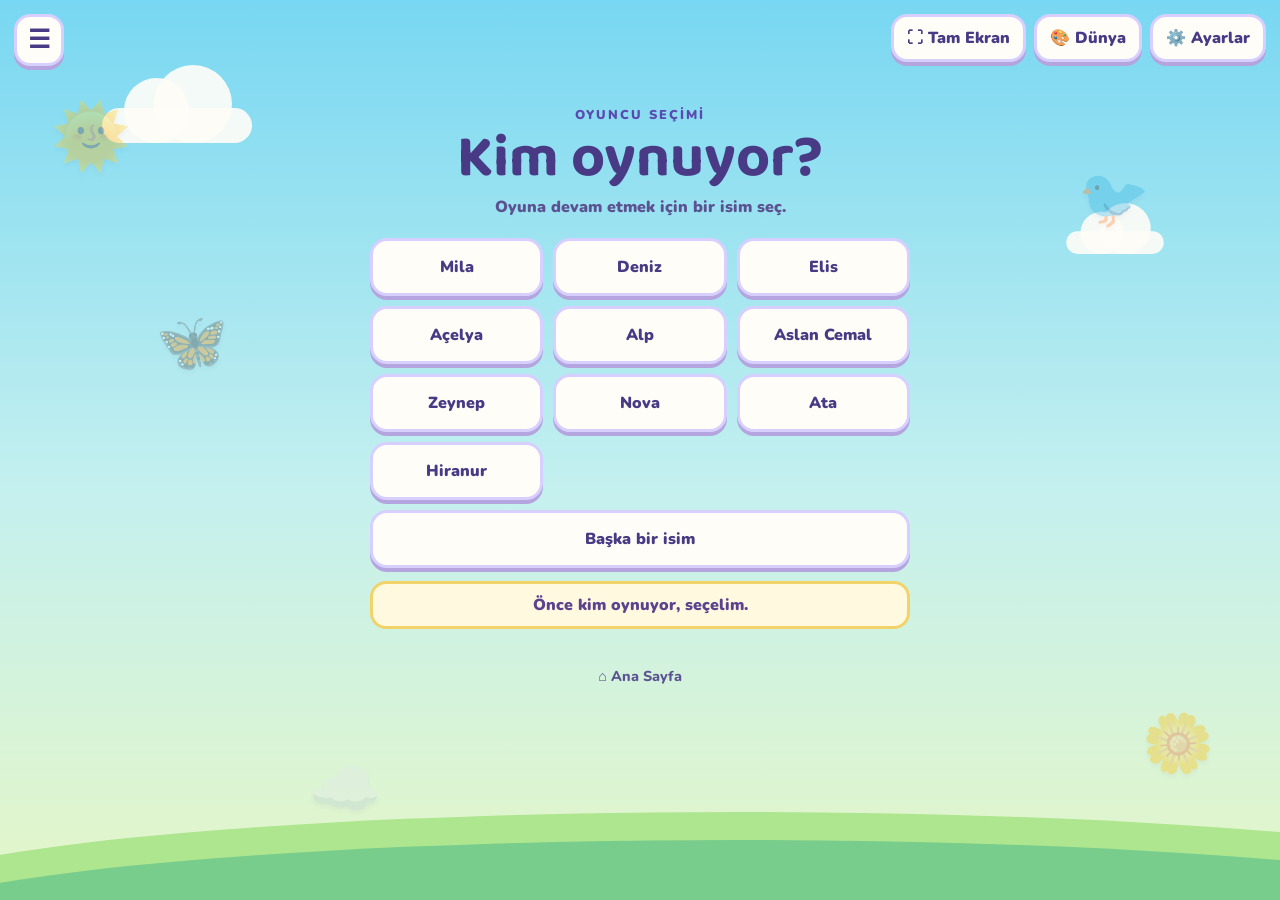
<file: index.html>
<!doctype html>
<html lang="tr">
  <head>
    <meta charset="UTF-8" />
    <meta name="viewport" content="width=device-width, initial-scale=1.0" />
    <meta name="theme-color" content="#7c5ce0" />
    <title>Mila Oyun Merkezi | Çocuklar İçin Eğitici Oyunlar</title>
    <meta name="description" content="Mila Oyun Merkezi; çocuklar için sayılar, renkler, İngilizce kelimeler, dikkat, hafıza ve mantık oyunları sunan güvenli ve eğitici bir tarayıcı oyunudur." />
    <meta name="robots" content="index, follow, max-image-preview:large" />
    <link rel="canonical" href="https://mila-game-center.vercel.app/" />
    <link rel="icon" href="/favicon.svg" type="image/svg+xml" />
    <meta property="og:type" content="website" />
    <meta property="og:locale" content="tr_TR" />
    <meta property="og:site_name" content="Mila Oyun Merkezi" />
    <meta property="og:title" content="Mila Oyun Merkezi | Çocuklar İçin Eğitici Oyunlar" />
    <meta property="og:description" content="Çocuklar için sayılar, renkler, İngilizce, dikkat, hafıza ve mantık oyunları." />
    <meta property="og:url" content="https://mila-game-center.vercel.app/" />
    <meta property="og:image" content="https://mila-game-center.vercel.app/og-image.png" />
    <meta property="og:image:width" content="1200" />
    <meta property="og:image:height" content="630" />
    <meta property="og:image:alt" content="Mila Oyun Merkezi çocuklar için eğitici oyun ekranı" />
    <meta name="twitter:card" content="summary_large_image" />
    <meta name="twitter:title" content="Mila Oyun Merkezi | Çocuklar İçin Eğitici Oyunlar" />
    <meta name="twitter:description" content="Çocuklar için eğlenceli, güvenli ve eğitici tarayıcı oyunları." />
    <meta name="twitter:image" content="https://mila-game-center.vercel.app/og-image.png" />
    <meta name="twitter:image:alt" content="Mila Oyun Merkezi çocuklar için eğitici oyun ekranı" />
    <link rel="preconnect" href="https://fonts.googleapis.com" />
    <link rel="preconnect" href="https://fonts.gstatic.com" crossorigin />
    <link href="https://fonts.googleapis.com/css2?family=Baloo+2:wght@500;600;700;800&family=Nunito:wght@600;700;800;900&display=swap" rel="stylesheet" />
    <link rel="stylesheet" href="styles.css?v=1.0.5" />
    <script type="application/ld+json">
      {
        "@context": "https://schema.org",
        "@type": "WebApplication",
        "name": "Mila Oyun Merkezi",
        "url": "https://mila-game-center.vercel.app/",
        "applicationCategory": "EducationalApplication",
        "operatingSystem": "Any",
        "inLanguage": "tr",
        "description": "Çocuklar için sayılar, renkler, İngilizce, dikkat, hafıza ve mantık oyunları sunan eğitici tarayıcı uygulaması.",
        "isAccessibleForFree": true,
        "audience": {
          "@type": "PeopleAudience",
          "suggestedMinAge": 4,
          "suggestedMaxAge": 7
        }
      }
    </script>
  </head>
  <body>
    <main class="game-shell" data-world-theme="sunny">
      <script>
        try {
          const player = localStorage.getItem("mila-learning-player");
          const themeKey = player ? `mila-learning-world-theme-${encodeURIComponent(player)}` : "mila-learning-world-theme";
          const theme = localStorage.getItem(themeKey) || localStorage.getItem("mila-learning-world-theme");
          if (["sunny", "spring", "summer", "autumn", "winter", "night", "unicorn", "space", "dinosaur", "forest"].includes(theme)) document.currentScript.parentElement.dataset.worldTheme = theme;
        } catch {
          // The default world remains available when storage is restricted.
        }
      </script>
      <div class="cloud cloud-one" aria-hidden="true"></div><div class="cloud cloud-two" aria-hidden="true"></div>
      <div class="world-decorations" aria-hidden="true">
        <span class="world-decoration world-decoration-one"></span>
        <span class="world-decoration world-decoration-two"></span>
        <span class="world-decoration world-decoration-three"></span>
        <span class="world-decoration world-decoration-four"></span>
        <span class="world-decoration world-decoration-five"></span>
      </div>
      <button id="menu-button" class="menu-button global-control-button" type="button" aria-label="Oyun menüsünü aç" aria-expanded="false" aria-controls="game-menu">☰</button>
      <div class="top-right-controls" aria-label="Uygulama kontrolleri">
        <button id="fullscreen-button" class="global-control-button" type="button" aria-label="Tam Ekran"><span aria-hidden="true">⛶</span> <span class="control-label">Tam Ekran</span></button>
        <button id="world-theme-button" class="global-control-button world-theme-button" type="button" aria-haspopup="dialog" aria-expanded="false" aria-controls="world-theme-panel" aria-label="Oyun Dünyasını seç"><span aria-hidden="true">🎨</span> <span class="control-label">Dünya</span></button>
        <button id="settings-button" class="global-control-button" type="button" aria-label="Ayarlar"><span aria-hidden="true">⚙️</span> <span class="control-label">Ayarlar</span></button>
      </div>
      <nav id="game-menu" class="game-menu hidden" aria-label="Oyun menüsü">
        <button type="button" data-menu-target="home"><span aria-hidden="true">🏠</span> Ana Sayfa</button>
        <button type="button" data-menu-target="learning">🧭 Öğren</button>
        <button type="button" data-menu-target="mini-games">🎮 Mini Oyunlar</button>
        <button type="button" data-menu-target="learning-path">🗺️ Öğrenme Yolu</button>
        <button type="button" data-menu-target="rewards">🏆 Kazandıklarım</button>
        <button type="button" data-menu-target="players">👤 Oyuncu Değiştir</button>
      </nav>
      <section id="welcome-screen" class="screen welcome-screen" aria-labelledby="welcome-title">
        <div class="mascot" aria-hidden="true"><span class="ear ear-left"></span><span class="ear ear-right"></span><span class="face"><span class="eye"></span><span class="eye"></span><span class="smile"></span></span></div>
        <p class="eyebrow">OYUN MERKEZİ</p>
        <h1 id="welcome-title" tabindex="-1">Mila <span>Oyun Merkezi</span></h1>
        <p class="welcome-copy">Bugün ne yapmak istersin?</p>
        <section class="selected-player-card" aria-labelledby="selected-player-summary">
          <strong id="selected-player-summary" role="status">Henüz bir oyuncu seçilmedi</strong>
          <button id="home-player-change-button" class="compact-action-button" type="button">Oyuncu Değiştir</button>
        </section>
        <div class="home-navigation-grid" aria-label="Oyun Merkezi bölümleri">
          <button class="home-navigation-card learn-card" type="button" data-home-target="learning" data-illustration="home-learn" data-art-priority="high"><strong>Öğren</strong><span>Yeni şeyler keşfet</span></button>
          <button class="home-navigation-card games-card" type="button" data-home-target="mini-games" data-illustration="home-mini-games" data-art-priority="high"><strong>Mini Oyunlar</strong><span>Eğlenceli oyunlar oyna</span></button>
          <button class="home-navigation-card path-card" type="button" data-home-target="learning-path" data-illustration="home-learning-path" data-art-priority="high"><strong>Öğrenme Yolu</strong><span>Adım adım ilerle</span></button>
          <button class="home-navigation-card rewards-card" type="button" data-home-target="rewards" data-illustration="home-rewards" data-art-priority="high"><strong>Kazandıklarım</strong><span>Ödüllerine bak</span></button>
        </div>
        <section id="daily-goal-card" class="daily-goal-card hidden" aria-labelledby="daily-goal-title">
          <div class="daily-mission-art" data-illustration="mission-daily"></div>
          <div class="daily-mission-content"><div class="daily-mission-heading"><strong id="daily-goal-title">Günün Görevleri</strong><span id="daily-goal-progress">0 / 3 tamamlandı</span></div>
          <div id="daily-mission-list" class="daily-mission-list"></div>
          </div>
        </section>
        <section class="home-about" aria-labelledby="home-about-title">
          <h2 id="home-about-title">Mila Oyun Merkezi Nedir?</h2>
          <p>Mila Oyun Merkezi; çocukların sayıları, renkleri, şekilleri, İngilizce kelimeleri, dikkat ve mantık becerilerini eğlenceli oyunlarla geliştirmesine yardımcı olan bir öğrenme alanıdır.</p>
          <p>Tarayıcıda çalışan çocuk dostu mini oyunlar, sosyal medya veya video platformuna ihtiyaç duymadan aktif ve eğitici oyun zamanı sunar.</p>
        </section>
        <button id="welcome-sound-button" class="sound-button" type="button" aria-label="Hoş geldin mesajını tekrar dinle">🔊 Dinle</button>
      </section>

      <section id="player-selection-screen" class="screen focused-app-screen hidden" aria-labelledby="player-selection-title">
        <p class="eyebrow">OYUNCU SEÇİMİ</p>
        <h2 id="player-selection-title" tabindex="-1">Kim oynuyor?</h2>
        <p class="app-view-copy">Oyuna devam etmek için bir isim seç.</p>
        <section class="player-selection" aria-label="Oyuncu seçimi">
          <div class="player-options" aria-label="Oyuncu seçimi">
            <button class="player-button" type="button" data-player-name="Mila" aria-pressed="false">Mila</button>
            <button class="player-button" type="button" data-player-name="Deniz" aria-pressed="false">Deniz</button>
            <button class="player-button" type="button" data-player-name="Elis" aria-pressed="false">Elis</button>
            <button class="player-button" type="button" data-player-name="Açelya" aria-pressed="false">Açelya</button>
            <button class="player-button" type="button" data-player-name="Alp" aria-pressed="false">Alp</button>
            <button class="player-button" type="button" data-player-name="Aslan Cemal" aria-pressed="false">Aslan Cemal</button>
            <button class="player-button" type="button" data-player-name="Zeynep" aria-pressed="false">Zeynep</button>
            <button class="player-button" type="button" data-player-name="Nova" aria-pressed="false">Nova</button>
            <button class="player-button" type="button" data-player-name="Ata" aria-pressed="false">Ata</button>
            <button class="player-button" type="button" data-player-name="Hiranur" aria-pressed="false">Hiranur</button>
            <button id="custom-player-button" class="player-button custom-player-button" type="button" aria-pressed="false">Başka bir isim</button>
          </div>
          <p id="player-selection-guidance" class="player-selection-guidance hidden" role="status">Önce kim oynuyor, seçelim.</p>
          <label id="custom-player-label" class="custom-player-label hidden" for="custom-player-name">İsmini yaz</label>
          <input id="custom-player-name" class="custom-player-input hidden" type="text" maxlength="20" autocomplete="name" />
          <button id="custom-player-confirm-button" class="primary-button custom-player-confirm hidden" type="button" disabled>Bu isimle devam et</button>
        </section>
        <button id="player-selection-home-button" class="sound-button view-home-button" type="button">⌂ Ana Sayfa</button>
      </section>

      <section id="learning-center-screen" class="screen focused-app-screen hidden" aria-labelledby="learning-center-title">
        <p class="eyebrow">ÖĞRENME MERKEZİ</p>
        <h2 id="learning-center-title" tabindex="-1">🧭 Öğren</h2>
        <p class="app-view-copy">Nasıl öğrenmek istediğini seç.</p>
        <button id="learning-path-button" class="learning-path-entry-button" type="button" data-illustration="learning-path"><strong>Öğrenme Yolu</strong><span>Adım adım keşfet!</span></button>
        <div class="mode-selection" aria-label="Oyun modu seçimi">
          <section class="game-mode-section" aria-labelledby="learning-modes-title">
            <div class="learning-section-heading"><span class="learning-section-art" data-illustration="learning-modes"></span><h2 id="learning-modes-title">Öğrenme Modları</h2></div>
            <div class="mode-card-grid learning-modes-grid">
              <button id="learning-mode-button" class="mode-button" type="button" aria-pressed="true"><strong>Öğrenme Modu</strong><span>Önce bütün seçenekleri dinle, sonra cevapla.</span></button>
              <button id="quick-mode-button" class="mode-button" type="button" aria-pressed="false"><strong>Hızlı Oyun</strong><span>Soruyu dinle, cevabı biliyorsan hemen seç.</span></button>
            </div>
          </section>
        </div>
        <section id="category-pack-selection" class="category-pack-selection" aria-labelledby="category-pack-title">
          <div class="learning-section-heading"><span class="learning-section-art" data-illustration="learning-category-packs"></span><h2 id="category-pack-title">Ne oynayalım?</h2></div>
          <div class="category-pack-options" aria-label="Kategori paketi seçimi">
            <button class="category-pack-button" type="button" data-category-pack="mixed" aria-pressed="true">Karışık</button>
            <button class="category-pack-button" type="button" data-category-pack="words" aria-pressed="false">Kelimeler</button>
            <button class="category-pack-button" type="button" data-category-pack="colors-shapes" aria-pressed="false">Renkler ve Şekiller</button>
            <button class="category-pack-button" type="button" data-category-pack="numbers" aria-pressed="false">Sayılar</button>
            <button class="category-pack-button" type="button" data-category-pack="custom" aria-pressed="false">Özel</button>
          </div>
          <section id="custom-category-browser" class="custom-category-browser hidden" aria-labelledby="custom-category-heading">
            <div class="custom-category-art" data-illustration="learning-custom-category"></div>
            <div class="custom-category-summary">
              <strong id="custom-category-heading">Kategorilerini seç</strong>
              <span id="custom-category-count" role="status">0 kategori seçildi</span>
              <button id="custom-category-reset-button" type="button">Seçimi Temizle</button>
            </div>
            <div id="category-group-tabs" class="category-group-tabs" role="tablist" aria-label="Kategori grupları"></div>
            <div id="custom-category-options" class="custom-category-options" role="tabpanel" aria-live="polite" aria-label="Özel kategori seçimi"></div>
          </section>
        </section>
        <button id="start-button" class="primary-button learning-start-button" type="button" disabled>Hadi başlayalım <span aria-hidden="true">✦</span></button>
        <button id="learning-center-home-button" class="sound-button view-home-button" type="button">⌂ Ana Sayfa</button>
      </section>

      <section id="mini-games-screen" class="screen focused-app-screen hidden" aria-labelledby="mini-games-title">
        <p class="eyebrow">MİNİ OYUNLAR</p>
        <h2 id="mini-games-title" tabindex="-1">🎮 Mini Oyunlar</h2>
        <p class="app-view-copy">Oynamak istediğin oyunu seç.</p>
        <section class="game-mode-section mini-games-section" aria-label="Mini oyun seçimi">
          <div class="mode-card-grid mini-games-grid">
            <button id="matching-mode-button" class="mode-button matching-mode-button" type="button" data-illustration="mini-game-matching"><strong>Eşini Bul</strong><span>Kartları aç ve aynı olanları bul.</span></button>
            <button id="listening-mode-button" class="mode-button listening-mode-button" type="button" data-illustration="mini-game-listening"><strong>Dinle ve Seç</strong><span>Kelimeyi dinle, doğru resmi seç.</span></button>
            <button id="number-match-mode-button" class="mode-button number-match-mode-button" type="button" data-illustration="mini-game-number"><strong>Sayıyı Bul</strong><span>Sayıyı dinle, doğru rakamı seç.</span></button>
            <button id="color-match-mode-button" class="mode-button color-match-mode-button" type="button" data-illustration="mini-game-color"><strong>Rengi Bul</strong><span>Rengi dinle ya da oku, doğru kartı seç.</span></button>
            <button id="sorting-mode-button" class="mode-button sorting-mode-button" type="button" data-illustration="mini-game-sorting"><strong>Grupla</strong><span>Nesneleri doğru kutuya yerleştir.</span></button>
            <button id="missing-item-mode-button" class="mode-button" type="button" aria-label="Hangisi Eksik oyununu aç" data-illustration="mini-game-missing"><strong>Hangisi Eksik?</strong><span>Resimlere dikkat et, kaybolanı bul.</span></button>
            <button id="shadow-mode-button" class="mode-button" type="button" aria-label="Gölgesini Bul oyununu aç" data-illustration="mini-game-shadow"><strong>Gölgesini Bul</strong><span>Resmi doğru gölgesiyle eşleştir.</span></button>
            <button id="initial-letter-mode-button" class="mode-button" type="button" aria-label="İlk Harfi Bul oyununu aç" data-illustration="mini-game-initial-letter"><strong>İlk Harfi Bul</strong><span>Kelimeyi dinle, ilk harfini seç.</span></button>
            <button id="sound-memory-mode-button" class="mode-button" type="button" aria-label="Ses Hafızası oyununu aç" data-illustration="mini-game-sound-memory"><strong>Ses Hafızası</strong><span>Sesleri dinle ve aynı olanları eşleştir.</span></button>
            <button id="puzzle-mode-button" class="mode-button" type="button" aria-label="Yapboz oyununu aç" data-illustration="mini-game-puzzle"><strong>Yapboz</strong><span>Parçaları birleştir, resmi tamamla.</span></button>
          </div>
          <h3 class="math-mini-games-heading">Sayılarla Oyna</h3>
          <div class="mode-card-grid mini-games-grid math-mini-games-grid" aria-label="Matematik mini oyunları">
            <button id="math-addition-mode-button" class="mode-button" type="button" data-illustration="object-apple" data-math-mini-mode="math-addition"><strong>➕ Toplama Macerası</strong><span>Nesneleri birleştir, birlikte say.</span></button>
            <button id="math-subtraction-mode-button" class="mode-button" type="button" data-illustration="object-strawberry" data-math-mini-mode="math-subtraction"><strong>➖ Çıkarma Macerası</strong><span>Bazıları gidiyor. Kaç tane kaldı?</span></button>
            <button id="math-missing-mode-button" class="mode-button" type="button" data-illustration="object-ball" data-math-mini-mode="math-missing"><strong>🔢 Eksik Sayıyı Bul</strong><span>Eksik miktarı bul, grubu tamamla.</span></button>
          </div>
        </section>
        <button id="mini-games-home-button" class="sound-button view-home-button" type="button">⌂ Ana Sayfa</button>
      </section>

      <section id="learning-path-screen" class="screen learning-path-screen hidden" aria-live="polite" aria-labelledby="learning-path-title">
        <p class="eyebrow">ADIM ADIM ÖĞREN</p>
        <h2 id="learning-path-title" tabindex="-1">🗺️ Öğrenme Yolu</h2>
        <p id="learning-path-guidance" class="learning-path-copy">Bir bölüm seç ve öğrenmeye başla!</p>
        <p id="learning-path-recommendation" class="learning-path-recommendation" role="status"></p>
        <div id="learning-path-group-tabs" class="learning-path-group-tabs" role="tablist" aria-label="Öğrenme Yolu grupları"></div>
        <section class="learning-path-group-card" aria-labelledby="learning-path-group-title">
          <div class="learning-path-group-heading">
            <button id="learning-path-previous-group" class="learning-path-group-navigation" type="button" aria-label="Önceki Öğrenme Yolu grubu">‹</button>
            <div>
              <span id="learning-path-group-icon" class="learning-path-group-icon" aria-hidden="true">🌟</span>
              <h3 id="learning-path-group-title" tabindex="-1">İlk Keşifler</h3>
              <p id="learning-path-group-description">Renkleri, şekilleri, sayıları ve harfleri keşfet.</p>
              <p id="learning-path-group-progress" class="learning-path-group-progress">0 / 4 hazır bölüm tamamlandı</p>
            </div>
            <button id="learning-path-next-group" class="learning-path-group-navigation" type="button" aria-label="Sonraki Öğrenme Yolu grubu">›</button>
          </div>
          <div id="learning-path-stages" class="learning-path-stages" role="tabpanel" aria-labelledby="learning-path-group-title"></div>
        </section>
        <button id="learning-path-home-button" class="sound-button learning-path-home-button" type="button">⌂ Ana Sayfa</button>
      </section>

      <section id="quiz-screen" class="screen quiz-screen hidden" aria-live="polite" tabindex="-1">
        <div id="game-mascot" class="game-mascot" aria-hidden="true">
          <span class="mascot-hand mascot-hand-left">✋</span>
          <span class="mascot-character">🐻</span>
          <span class="mascot-hand mascot-hand-right">✋</span>
        </div>
        <header class="quiz-header">
          <div class="progress-wrap">
            <div class="progress-label"><span id="question-count">Soru 1</span><span id="score">⭐ 0</span></div>
            <div class="progress-bar" aria-label="10 soruluk tur ilerlemesi"><span id="progress-fill"></span></div>
            <p id="streak" class="streak" aria-live="polite">🔥 Seri: 0</p>
          </div>
          <button id="home-button" class="game-destination-button" type="button">⌂ Ana Sayfa</button>
          <button id="pause-button" class="icon-button pause-button" type="button" aria-label="Oyunu duraklat">⏸</button>
        </header>
        <div id="category-pill" class="category-pill">Renkler</div>
        <button id="question-sound-button" class="replay-button" type="button" aria-label="Soruyu tekrar dinle"><span aria-hidden="true">🔊</span> Tekrar Dinle</button>
        <div class="question-card">
          <div id="question-visual" class="question-visual" aria-hidden="true"></div>
          <div id="celebration" class="celebration" aria-hidden="true"></div>
          <p id="question-prompt" class="question-prompt">What color is this?</p>
        </div>
        <div id="answers" class="answers" aria-label="Cevap seçenekleri"></div>
        <p id="feedback" class="feedback" role="status"></p>
        <button id="next-button" class="primary-button next-button hidden" type="button">Sonraki soru <span aria-hidden="true">→</span></button>
      </section>

      <section id="number-learning-screen" class="screen number-learning-screen hidden" aria-live="polite" aria-labelledby="number-learning-title" tabindex="-1">
        <header class="matching-header number-learning-header">
          <div><p class="eyebrow">SAYILAR DÜNYASI</p><h2 id="number-learning-title" tabindex="-1">Sayıları keşfet!</h2></div>
          <button id="number-learning-path-button" class="game-destination-button" type="button">🗺️ Öğrenme Yolu</button>
          <button id="number-learning-pause-button" class="icon-button" type="button" aria-label="Oyunu duraklat">⏸</button>
        </header>
        <div class="number-learning-progress">
          <strong id="number-learning-progress-label">1 / 10</strong>
          <span class="progress-bar" aria-hidden="true"><i id="number-learning-progress-fill"></i></span>
          <span id="number-learning-score">⭐ 0</span>
        </div>
        <button id="number-learning-listen-button" class="replay-button" type="button" aria-label="Yönergeyi tekrar dinle"><span aria-hidden="true">🔊</span> Tekrar Dinle</button>
        <p id="number-learning-prompt" class="number-learning-prompt"></p>
        <div id="number-learning-visual" class="number-learning-visual"></div>
        <div id="number-learning-support-actions" class="number-learning-support-actions">
          <button id="number-learning-combine-button" class="sound-button hidden" type="button">🤝 Birleştir</button>
          <button id="number-learning-help-button" class="sound-button hidden" type="button">🧸 Nesnelerle Göster</button>
          <button id="number-learning-count-button" class="sound-button hidden" type="button" aria-pressed="false">👆 Birlikte Say</button>
        </div>
        <div id="number-learning-answers" class="number-learning-answers" aria-label="Cevap seçenekleri"></div>
        <button id="number-learning-check-button" class="primary-button hidden" type="button">Kontrol Et</button>
        <p id="number-learning-feedback" class="matching-feedback" role="status"></p>
      </section>

      <section id="logic-attention-screen" class="screen logic-attention-screen hidden" aria-live="polite" aria-labelledby="logic-attention-title" tabindex="-1">
        <header class="matching-header logic-attention-header">
          <div><p id="logic-attention-eyebrow" class="eyebrow">DÜŞÜN VE BUL</p><h2 id="logic-attention-title" tabindex="-1">Dikkatle bak!</h2></div>
          <button id="logic-attention-path-button" class="game-destination-button" type="button">🗺️ Öğrenme Yolu</button>
          <button id="logic-attention-pause-button" class="icon-button" type="button" aria-label="Oyunu duraklat">⏸</button>
        </header>
        <div class="number-learning-progress logic-attention-progress">
          <strong id="logic-attention-progress-label">1 / 8</strong>
          <span class="progress-bar" aria-hidden="true"><i id="logic-attention-progress-fill"></i></span>
          <span id="logic-attention-score">⭐ 0</span>
        </div>
        <button id="logic-attention-listen-button" class="replay-button" type="button" aria-label="Yönergeyi tekrar dinle"><span aria-hidden="true">🔊</span> Tekrar Dinle</button>
        <p id="logic-attention-prompt" class="number-learning-prompt" tabindex="-1"></p>
        <div id="logic-attention-visual" class="logic-attention-visual"></div>
        <div id="logic-attention-choices" class="logic-attention-choices" aria-label="Cevap seçenekleri"></div>
        <div id="logic-attention-actions" class="logic-attention-actions">
          <button id="logic-attention-ready-button" class="primary-button hidden" type="button">Hazırım</button>
          <button id="logic-attention-check-button" class="primary-button hidden" type="button">Kontrol Et</button>
          <button id="logic-attention-restart-button" class="sound-button hidden" type="button">Baştan Başla</button>
        </div>
        <p id="logic-attention-feedback" class="matching-feedback" role="status" aria-live="polite"></p>
      </section>

      <section id="matching-screen" class="screen matching-screen hidden" aria-live="polite" aria-labelledby="matching-title">
        <header class="matching-header">
          <div><p class="eyebrow">EŞİNİ BUL</p><h2 id="matching-title">Aynı kartları bul!</h2></div>
          <button id="matching-home-button" class="game-destination-button" type="button">🎮 Oyunlar</button>
          <button id="matching-pause-button" class="icon-button" type="button" aria-label="Oyunu duraklat">⏸</button>
        </header>
        <div id="matching-category-selection" class="matching-category-selection">
          <p>Hangi kartlarla oynayalım?</p>
          <div id="matching-category-options" class="matching-category-options" aria-label="Eşini Bul kategorileri"></div>
        </div>
        <div id="matching-game-area" class="hidden">
          <p id="matching-category-label" class="category-pill"></p>
          <p id="matching-feedback" class="matching-feedback">İki kartı aç.</p>
          <div class="matching-board-wrap"><div id="matching-celebration" class="celebration" aria-hidden="true"></div><div id="matching-cards" class="matching-cards" aria-label="Eşleştirme kartları"></div></div>
          <div id="matching-completion-actions" class="matching-completion-actions hidden">
            <p id="matching-completion-time"></p>
            <button id="matching-replay-button" class="primary-button" type="button">Tekrar Oyna <span aria-hidden="true">↻</span></button>
            <button id="matching-categories-button" class="sound-button" type="button">Kategoriler</button>
          </div>
        </div>
      </section>

      <section id="listening-screen" class="screen listening-screen hidden" aria-live="polite" aria-labelledby="listening-title">
        <header class="matching-header">
          <div><p class="eyebrow">DİNLE VE SEÇ</p><h2 id="listening-title">Sesi dinle!</h2></div>
          <button id="listening-home-button" class="game-destination-button" type="button">🎮 Oyunlar</button>
          <button id="listening-pause-button" class="icon-button" type="button" aria-label="Oyunu duraklat">⏸</button>
        </header>
        <button id="listening-replay-button" class="replay-button" type="button" aria-label="Kelimeyi tekrar dinle"><span aria-hidden="true">🔊</span> Tekrar Dinle</button>
        <p id="listening-feedback" class="matching-feedback">Dinle ve doğru resmi seç.</p>
        <div class="listening-board-wrap"><div id="listening-celebration" class="celebration" aria-hidden="true"></div><div id="listening-cards" class="listening-cards" aria-label="Dinleme seçenekleri"></div></div>
      </section>

      <section id="number-match-screen" class="screen number-match-screen hidden" aria-live="polite" aria-labelledby="number-match-title">
        <header class="matching-header">
          <div><p class="eyebrow">SAYIYI BUL</p><h2 id="number-match-title">Sayıyı dinle!</h2></div>
          <button id="number-match-home-button" class="game-destination-button" type="button">🎮 Oyunlar</button>
          <button id="number-match-pause-button" class="icon-button" type="button" aria-label="Oyunu duraklat">⏸</button>
        </header>
        <button id="number-match-replay-button" class="replay-button" type="button" aria-label="Sayıyı tekrar dinle"><span aria-hidden="true">🔊</span> Tekrar Dinle</button>
        <p id="number-match-feedback" class="matching-feedback">Sayıyı dinle ve doğru rakamı seç.</p>
        <div class="number-match-board-wrap"><div id="number-match-celebration" class="celebration" aria-hidden="true"></div><div id="number-match-cards" class="number-match-cards" aria-label="Sayı seçenekleri"></div></div>
      </section>

      <section id="color-match-screen" class="screen color-match-screen hidden" aria-live="polite" aria-labelledby="color-match-title">
        <header class="matching-header">
          <div><p class="eyebrow">RENGİ BUL</p><h2 id="color-match-title">Doğru rengi bul!</h2></div>
          <button id="color-match-home-button" class="game-destination-button" type="button">🎮 Oyunlar</button>
          <button id="color-match-pause-button" class="icon-button" type="button" aria-label="Oyunu duraklat">⏸</button>
        </header>
        <button id="color-match-replay-button" class="replay-button" type="button" aria-label="Rengi tekrar dinle"><span aria-hidden="true">🔊</span> Tekrar Dinle</button>
        <div id="color-match-written-prompt" class="color-match-written-prompt hidden">
          <p id="color-match-prompt" class="color-match-prompt" aria-live="polite"></p>
          <button id="color-match-word-listen-button" class="color-match-word-listen-button" type="button" aria-label="Yazılı rengi dinle"><span aria-hidden="true">🔊</span> Dinle</button>
        </div>
        <p id="color-match-feedback" class="matching-feedback">Rengi dinle ve doğru kartı seç.</p>
        <div class="color-match-board-wrap"><div id="color-match-celebration" class="celebration" aria-hidden="true"></div><div id="color-match-cards" class="color-match-cards" aria-label="Renk seçenekleri"></div></div>
      </section>

      <section id="sorting-screen" class="screen sorting-screen hidden" aria-live="polite" aria-labelledby="sorting-title">
        <header class="matching-header">
          <div><p class="eyebrow">GRUPLA</p><h2 id="sorting-title">Nereye ait?</h2></div>
          <button id="sorting-home-button" class="game-destination-button" type="button">🎮 Oyunlar</button>
          <button id="sorting-pause-button" class="icon-button" type="button" aria-label="Oyunu duraklat">⏸</button>
        </header>
        <p id="sorting-feedback" class="matching-feedback">Bir nesneye dokun, sonra kutusuna dokun. İstersen sürükle.</p>
        <div class="sorting-board-wrap">
          <div id="sorting-celebration" class="celebration" aria-hidden="true"></div>
          <div id="sorting-items" class="sorting-items" aria-label="Gruplanacak nesneler"></div>
          <div id="sorting-destinations" class="sorting-destinations" aria-label="Kategori kutuları"></div>
        </div>
        <button id="sorting-replay-button" class="primary-button hidden" type="button">Tekrar Oyna <span aria-hidden="true">↻</span></button>
      </section>

      <section id="new-mini-game-screen" class="screen new-mini-game-screen hidden" aria-live="polite" aria-labelledby="new-mini-game-title">
        <header class="matching-header new-mini-game-header">
          <div><p id="new-mini-game-eyebrow" class="eyebrow">MİNİ OYUN</p><h2 id="new-mini-game-title" tabindex="-1">Haydi oynayalım!</h2></div>
          <button id="new-mini-game-home-button" class="game-destination-button" type="button">🎮 Oyunlar</button>
          <button id="new-mini-game-pause-button" class="icon-button" type="button" aria-label="Oyunu duraklat">⏸</button>
        </header>
        <div id="new-mini-game-setup" class="new-mini-game-setup hidden"></div>
        <div id="new-mini-game-area">
          <div class="new-mini-game-progress"><strong id="new-mini-game-progress-label"></strong><span aria-hidden="true"><i id="new-mini-game-progress-fill"></i></span></div>
          <p id="new-mini-game-prompt" class="new-mini-game-prompt"></p>
          <button id="new-mini-game-listen-button" class="replay-button hidden" type="button"><span aria-hidden="true">🔊</span> Tekrar Dinle</button>
          <div id="new-mini-game-visual" class="new-mini-game-visual" aria-hidden="true"></div>
          <div id="new-mini-game-choices" class="new-mini-game-choices"></div>
          <p id="new-mini-game-feedback" class="matching-feedback" role="status"></p>
        </div>
        <div id="new-mini-game-completion" class="new-mini-game-completion hidden">
          <div class="new-mini-game-completion-icon" aria-hidden="true">🎉</div>
          <h3>Harika, tamamladın!</h3>
          <img id="new-mini-game-completion-image" class="puzzle-completion-image hidden" alt="">
          <p id="new-mini-game-completion-copy"></p>
          <button id="new-mini-game-replay-button" class="primary-button" type="button">Tekrar Oyna <span aria-hidden="true">↻</span></button>
          <button id="new-mini-game-change-button" class="sound-button hidden" type="button"></button>
          <button id="new-mini-game-completion-home-button" class="sound-button" type="button">🎮 Oyunlar</button>
        </div>
      </section>

      <section id="summary-screen" class="screen summary-screen hidden" aria-live="polite" aria-labelledby="summary-title">
        <div class="summary-sparkles" aria-hidden="true">✨ ⭐ ✨</div>
        <p class="eyebrow">20 SORULUK MACERA</p>
        <h2 id="summary-title">Harika!</h2>
        <p class="summary-copy">Bugün çok güzel öğrendin!</p>
        <div id="learning-path-completion" class="learning-path-completion hidden">
          <span id="learning-path-completion-icon" class="learning-path-completion-icon" aria-hidden="true">🎨</span>
          <strong id="learning-path-completion-stage">Renkler bölümünü tamamladın!</strong>
          <p id="learning-path-completion-participation">20 soruyu tamamladın</p>
          <small id="learning-path-completion-correct">0 doğru cevap</small>
          <p id="learning-path-unlock" class="learning-path-unlock hidden" role="status">🔓 Yeni bölüm açıldı!</p>
        </div>
        <div id="summary-stats" class="summary-stats">
          <div class="summary-stat"><span aria-hidden="true">⭐</span><strong id="summary-stars">0</strong><small>Yıldız</small></div>
          <div class="summary-stat"><span aria-hidden="true">🎉</span><strong id="summary-correct">0</strong><small>Doğru cevap</small></div>
          <div class="summary-stat"><span aria-hidden="true">🔥</span><strong id="summary-streak">0</strong><small>En iyi seri</small></div>
          <div class="summary-stat category-stat"><span aria-hidden="true">💜</span><strong id="summary-category">-</strong><small>Favori kategori</small></div>
        </div>
        <div class="summary-actions">
          <button id="learning-path-return-button" class="primary-button learning-path-return-button hidden" type="button">Öğrenme Yoluna Dön</button>
          <button id="play-again-button" class="primary-button" type="button">Tekrar Oyna <span aria-hidden="true">↻</span></button>
          <button id="learning-path-next-button" class="primary-button learning-path-next-button hidden" type="button"><strong>Sıradaki Bölüm</strong><span id="learning-path-next-label"></span></button>
        </div>
      </section>

      <section id="balloon-bonus" class="screen balloon-bonus hidden" aria-labelledby="balloon-title">
        <button id="bonus-home-button" class="game-destination-button bonus-home-button" type="button">⌂ Ana Sayfa</button>
        <button id="bonus-pause-button" class="icon-button bonus-pause-button" type="button" aria-label="Oyunu duraklat">⏸</button>
        <p id="bonus-eyebrow" class="eyebrow">KISA BONUS</p>
        <h2 id="balloon-title" tabindex="-1">Balon Bonusu</h2>
        <p id="balloon-target" class="balloon-target">Hazır mısın?</p>
        <div id="balloons" class="bonus-activity" aria-label="Bonus etkinliği"></div>
        <p id="bonus-feedback" class="bonus-feedback" role="status" aria-live="polite"></p>
        <button id="bonus-continue-button" class="primary-button hidden" type="button">Devam Et</button>
      </section>

      <div id="reward-popup" class="reward-popup hidden" role="status" aria-live="polite">
        <span id="reward-sticker" class="reward-sticker" aria-hidden="true">⭐</span>
        <p>Yeni sticker!</p>
      </div>
      <div id="achievement-popup" class="achievement-popup hidden" role="status" aria-live="polite">
        <span id="achievement-popup-icon" class="achievement-popup-icon" aria-hidden="true">⭐</span>
        <p>Yeni başarı!</p>
        <strong id="achievement-popup-title"></strong>
      </div>
      <div id="daily-goal-popup" class="daily-goal-popup hidden" role="status" aria-live="polite">
        <span aria-hidden="true">☀️</span><strong id="daily-goal-popup-title">Günün görevi tamamlandı!</strong>
      </div>
      <section id="world-theme-panel" class="world-theme-modal hidden" role="dialog" aria-modal="true" aria-labelledby="world-theme-title" aria-describedby="world-theme-guidance">
        <div class="world-theme-panel">
          <button id="world-theme-close" class="world-theme-close" type="button" aria-label="Oyun Dünyası seçimini kapat">×</button>
          <p class="eyebrow">OYUN DÜNYASI</p>
          <h2 id="world-theme-title" tabindex="-1">Oyun Dünyası</h2>
          <p id="world-theme-guidance" class="world-theme-guidance">Bugün hangi dünyada oynayalım?</p>
          <div id="world-theme-options" class="world-theme-options" role="group" aria-label="Oyun Dünyaları"></div>
          <p id="world-theme-status" class="sr-only" role="status" aria-live="polite"></p>
          <button id="world-theme-confirm" class="primary-button world-theme-confirm" type="button">Bu Dünyada Oyna</button>
        </div>
      </section>
      <section id="pause-overlay" class="pause-overlay hidden" role="dialog" aria-modal="true" aria-labelledby="pause-title">
        <div class="pause-card">
          <span aria-hidden="true">⏸</span>
          <h2 id="pause-title">Oyun duraklatıldı</h2>
          <p>Biraz dinlenelim. 🌟</p>
          <button id="resume-button" class="primary-button resume-button" type="button" aria-label="Oyuna devam et">Devam Et</button>
        </div>
      </section>
      <section id="parent-dashboard" class="parent-dashboard hidden" role="dialog" aria-modal="true" aria-labelledby="parent-dashboard-title">
        <div class="parent-dashboard-card">
          <button id="parent-dashboard-close" class="parent-dashboard-close" type="button" aria-label="Ebeveyn Alanını kapat">×</button>
          <section id="parent-gate" class="parent-gate" aria-labelledby="parent-dashboard-title">
            <p class="eyebrow">⚙️ AYARLAR</p>
            <h2 id="parent-dashboard-title" tabindex="-1">👨‍👩‍👧 Ebeveyn Alanı</h2>
            <p>Devam etmek için işlemi çözün.</p>
            <strong id="parent-gate-question" class="parent-gate-question"></strong>
            <label for="parent-gate-answer">Cevap</label>
            <input id="parent-gate-answer" type="number" inputmode="numeric" autocomplete="off" />
            <p id="parent-gate-status" class="parent-gate-status" role="status"></p>
            <div class="parent-gate-actions"><button id="parent-gate-submit" class="primary-button" type="button">Devam Et</button><button id="parent-gate-cancel" class="sound-button" type="button">Vazgeç</button></div>
          </section>
          <div id="parent-dashboard-content" class="parent-dashboard-content hidden">
            <header class="parent-experience-header">
              <div><p class="eyebrow">EBEVEYN ALANI</p><h2 id="parent-experience-title" tabindex="-1">Öğrenme Özeti</h2></div>
              <div class="parent-player-summary"><strong id="parent-player-name">👤 Oyuncu</strong><button id="parent-change-player" class="compact-action-button" type="button">Oyuncu Değiştir</button></div>
            </header>
            <nav class="parent-tabs" aria-label="Ebeveyn Alanı bölümleri">
              <button type="button" data-parent-tab="overview" aria-selected="true">Genel Bakış</button><button type="button" data-parent-tab="path" aria-selected="false">Öğrenme Yolu</button><button type="button" data-parent-tab="activities" aria-selected="false">Etkinlikler</button><button type="button" data-parent-tab="review" aria-selected="false">Birlikte Tekrar</button><button type="button" data-parent-tab="rewards" aria-selected="false">Kazandıkları</button><button type="button" data-parent-tab="preferences" aria-selected="false">Tercihler</button><button type="button" data-parent-tab="data" aria-selected="false">Veriler</button>
            </nav>
            <div class="parent-panel-wrap">
              <section class="parent-panel" data-parent-panel="overview" tabindex="-1">
                <div class="parent-period-switch" role="group" aria-label="Özet dönemi"><button type="button" data-parent-period="today" aria-pressed="true">Bugün</button><button type="button" data-parent-period="week" aria-pressed="false">Son 7 Gün</button></div>
                <div class="parent-stats"><p><span>Oyun Süresi</span><strong id="parent-overview-play-time">0 dk</strong></p><p><span>Cevaplanan Sorular</span><strong id="parent-overview-questions">0</strong></p><p><span>Doğru Cevaplar</span><strong id="parent-overview-correct">0</strong></p><p><span>Öğrenme Yolu</span><strong id="parent-path-progress">0 / 0 bölüm</strong></p><p><span>Mini Oyunlar</span><strong id="parent-mini-games">0</strong></p><p><span>Yıldızlar</span><strong id="parent-stars">0</strong></p></div>
                <div class="parent-overview-grid"><div><h3>En çok oynadığı alanlar</h3><div id="parent-top-activities" class="parent-simple-list"></div></div><div><h3>Son 7 gün</h3><div id="parent-week-grid" class="parent-week-grid"></div></div></div><p id="parent-history-note" class="parent-history-note"></p>
              </section>
              <section class="parent-panel hidden" data-parent-panel="path" tabindex="-1"><h3>🗺️ Öğrenme Yolu</h3><p>Tamamlanan ve sıradaki oynanabilir bölümler.</p><div id="parent-path-groups" class="parent-path-groups"></div></section>
              <section class="parent-panel hidden" data-parent-panel="activities" tabindex="-1"><h3>🎮 Etkinlikler</h3><div id="parent-activity-summary" class="parent-simple-list"></div><h3>Son tamamlananlar</h3><div id="parent-recent-activities" class="parent-simple-list"></div></section>
              <section class="parent-panel hidden" data-parent-panel="review" tabindex="-1"><h3>❤️ Birlikte Tekrar Edelim</h3><p>Birden fazla oyunda destek gerektiren ve birlikte tekrar edilebilecek alanlar.</p><div id="parent-review-suggestions" class="parent-review-list"></div></section>
              <section class="parent-panel hidden" data-parent-panel="rewards" tabindex="-1"><h3>🏆 Kazandıkları</h3><div class="parent-stats parent-reward-stats"><p><span>Yıldızlar</span><strong id="parent-reward-stars">0</strong></p><p><span>Stickerlar</span><strong id="parent-sticker-count">0</strong></p><p><span>Rozetler</span><strong id="parent-achievement-count">0</strong></p></div><div id="parent-daily-missions" class="parent-simple-list"></div><button id="parent-open-rewards" class="compact-action-button" type="button">Ödül Odasını Aç</button></section>
              <section class="parent-panel hidden" data-parent-panel="preferences" tabindex="-1"><h3>⚙️ Uygulama Tercihleri</h3><div id="parent-audio-settings-slot"></div><div class="parent-preference-grid"><div><span>🎨 Oyun Dünyası</span><strong id="parent-world-theme">Güneşli Dünya</strong><button id="parent-change-world" class="compact-action-button" type="button">Dünyayı Değiştir</button></div><label for="parent-break-reminder"><span>🌿 Oyun Hatırlatıcısı</span><select id="parent-break-reminder"><option value="0">Kapalı</option><option value="15">15 dakika</option><option value="20">20 dakika</option><option value="30">30 dakika</option></select></label></div></section>
              <section class="parent-panel hidden" data-parent-panel="data" tabindex="-1">
                <h3>🔒 Veriler ve Gizlilik</h3><p>Çocuk profili ve oyun ilerlemesi bu tarayıcıda saklanır ve uygulamanın bu özelliği tarafından bir sunucuya gönderilmez. Tarayıcı verilerini temizlemek yerel ilerlemeyi silebilir.</p><p class="parent-history-note">Sürüm 1.0.5</p>
                <div class="parent-data-actions"><button id="parent-export-data" class="compact-action-button" type="button">📦 İlerlemeyi Dışa Aktar</button><label class="compact-action-button parent-import-label" for="parent-import-file">📥 İlerlemeyi Geri Yükle</label><input id="parent-import-file" class="sr-only" type="file" accept="application/json,.json" /></div><p id="parent-data-status" class="parent-data-status" role="status"></p>
                <div id="parent-import-confirm" class="parent-confirm-box hidden"><p>Bu yedek mevcut oyun ilerlemesini değiştirecek.</p><button id="parent-import-apply" class="primary-button" type="button">Geri Yükle</button><button id="parent-import-cancel" class="sound-button" type="button">Vazgeç</button></div>
                <div class="parent-danger-zone"><h3>Oyuncu ilerlemesi</h3><p id="parent-reset-copy"></p><button id="parent-reset-start" class="danger-button" type="button">🗑️ Oyuncu İlerlemesini Sıfırla</button><div id="parent-reset-confirm" class="parent-confirm-box hidden"><p id="parent-reset-confirm-copy"></p><button id="parent-reset-apply" class="danger-button" type="button"></button><button id="parent-reset-cancel" class="sound-button" type="button">Vazgeç</button></div></div>
              </section>
            </div>
          </div>
          <div class="parent-legacy-content hidden">
          <p class="eyebrow">AYARLAR VE EBEVEYN ÖZETİ</p>
          <h2 id="parent-legacy-title">Öğrenme özeti</h2>
          <div class="parent-stats">
            <p><span>Oyun süresi</span><strong id="parent-play-time">0 dk</strong></p>
            <p><span>Cevaplanan soru</span><strong id="parent-questions">0</strong></p>
            <p><span>Doğru cevap</span><strong id="parent-correct">0</strong></p>
            <p><span>Favori kategori</span><strong id="parent-category">-</strong></p>
            <p><span>En iyi seri</span><strong id="parent-streak">0</strong></p>
          </div>
          <div class="parent-difficult"><span>Birlikte tekrar edilebilecek kelimeler</span><strong id="parent-difficult-words">Henüz yok</strong></div>
          <section class="audio-settings" aria-labelledby="audio-settings-title">
            <h3 id="audio-settings-title">🔊 Ses</h3>
            <p id="speech-unsupported-message" class="audio-support-message hidden">Ses şu anda kullanılamıyor. Oyuna devam edebilirsin.</p>
            <div class="audio-setting-grid">
              <label class="audio-setting-row" for="speech-enabled-setting"><span>Sesli Yönergeler</span><select id="speech-enabled-setting"><option value="true">Açık</option><option value="false">Kapalı</option></select></label>
              <label class="audio-setting-row" for="speech-rate-setting"><span>Konuşma Hızı</span><select id="speech-rate-setting"><option value="slow">Yavaş</option><option value="normal">Normal</option><option value="fast">Hızlı</option></select></label>
              <label id="turkish-voice-row" class="audio-setting-row" for="turkish-voice-setting"><span>Türkçe Ses</span><select id="turkish-voice-setting"><option value="auto">Otomatik</option></select></label>
              <label id="english-voice-row" class="audio-setting-row" for="english-voice-setting"><span>İngilizce Ses</span><select id="english-voice-setting"><option value="auto">Otomatik</option></select></label>
              <label class="audio-setting-row" for="sound-effects-setting"><span>Oyun Sesleri</span><select id="sound-effects-setting"><option value="true">Açık</option><option value="false">Kapalı</option></select></label>
              <label class="audio-setting-row" for="audio-volume-setting"><span>Ses Seviyesi</span><select id="audio-volume-setting"><option value="low">Düşük</option><option value="normal">Normal</option><option value="high">Yüksek</option></select></label>
            </div>
            <div class="audio-preview-actions">
              <button id="turkish-voice-preview" class="sound-button" type="button">🔊 Türkçe Sesi Dene</button>
              <button id="english-voice-preview" class="sound-button" type="button">🔊 İngilizce Sesi Dene</button>
            </div>
          </section>
          </div>
        </div>
      </section>
      <section id="break-reminder" class="break-reminder hidden" role="dialog" aria-modal="true" aria-labelledby="break-reminder-title">
        <div class="break-reminder-card"><span aria-hidden="true">🌿</span><h2 id="break-reminder-title" tabindex="-1">Biraz dinlenmeye ne dersin?</h2><p>İstersen biraz ara verip sonra devam edebilirsin.</p><div><button id="break-reminder-home" class="primary-button" type="button">Ara Ver</button><button id="break-reminder-continue" class="sound-button" type="button">Oynamaya Devam Et</button></div></div>
      </section>
      <section id="achievements-modal" class="achievements-modal hidden" role="dialog" aria-modal="true" aria-labelledby="achievements-modal-title">
        <div class="achievements-modal-card">
          <button id="achievements-modal-close" class="parent-dashboard-close" type="button" aria-label="Kapat">×</button>
          <p class="eyebrow">KAZANDIKLARIM</p>
          <h2 id="achievements-modal-title">Ödül Odası</h2>
          <section class="rewards-section" aria-labelledby="achievements-section-title">
            <div class="rewards-section-heading" data-illustration="rewards-achievements"><h3 id="achievements-section-title">Rozetler</h3></div>
            <div id="achievements-list" class="achievements-list"></div>
          </section>
          <section class="rewards-section" aria-labelledby="stars-section-title">
            <h3 id="stars-section-title">Yıldızlar</h3>
            <div class="rewards-stars-card" data-illustration="rewards-stars"><strong id="rewards-star-count">0</strong><p>Harika gidiyorsun!</p></div>
          </section>
          <section class="rewards-section" aria-labelledby="stickers-section-title">
            <div class="rewards-section-heading" data-illustration="rewards-stickers"><h3 id="stickers-section-title">Sticker Albümü</h3></div>
            <p id="sticker-album-guidance" class="reward-empty-state" data-illustration="empty-stickers">Henüz sticker kazanmadın. Oynadıkça burada görünecek!</p>
            <div id="stickers-list" class="stickers-list"></div>
          </section>
        </div>
      </section>
    </main>
    <script src="js/utils/random.js?v=1.0.5"></script>
    <script src="js/services/SpeechService.js?v=1.0.5"></script>
    <script src="js/services/AudioHelper.js?v=1.0.5"></script>
    <script src="js/services/AnimationHelper.js?v=1.0.5"></script>
    <script src="js/QuestionEngine.js?v=1.0.5"></script>
    <script src="js/EducationalObjects.js?v=1.0.5"></script>
    <script src="js/Illustrations.js?v=1.0.5"></script>
    <script src="js/NewMiniGames.js?v=1.0.5"></script>
    <script src="js/LearningCategories.js?v=1.0.5"></script>
    <script src="js/LogicAttention.js?v=1.0.5"></script>
    <script src="js/DailyConcepts.js?v=1.0.5"></script>
    <script src="js/LearningPath.js?v=1.0.5"></script>
    <script src="js/NumberLearning.js?v=1.0.5"></script>
    <script src="js/WorldThemes.js?v=1.0.5"></script>
    <script src="js/DailyMissions.js?v=1.0.5"></script>
    <script src="js/BonusManager.js?v=1.0.5"></script>
    <script src="js/ParentExperience.js?v=1.0.5"></script>
    <script src="data/offline-data.js?v=1.0.5"></script>
    <script src="app.js?v=1.0.5"></script>
  </body>
</html>
</file>
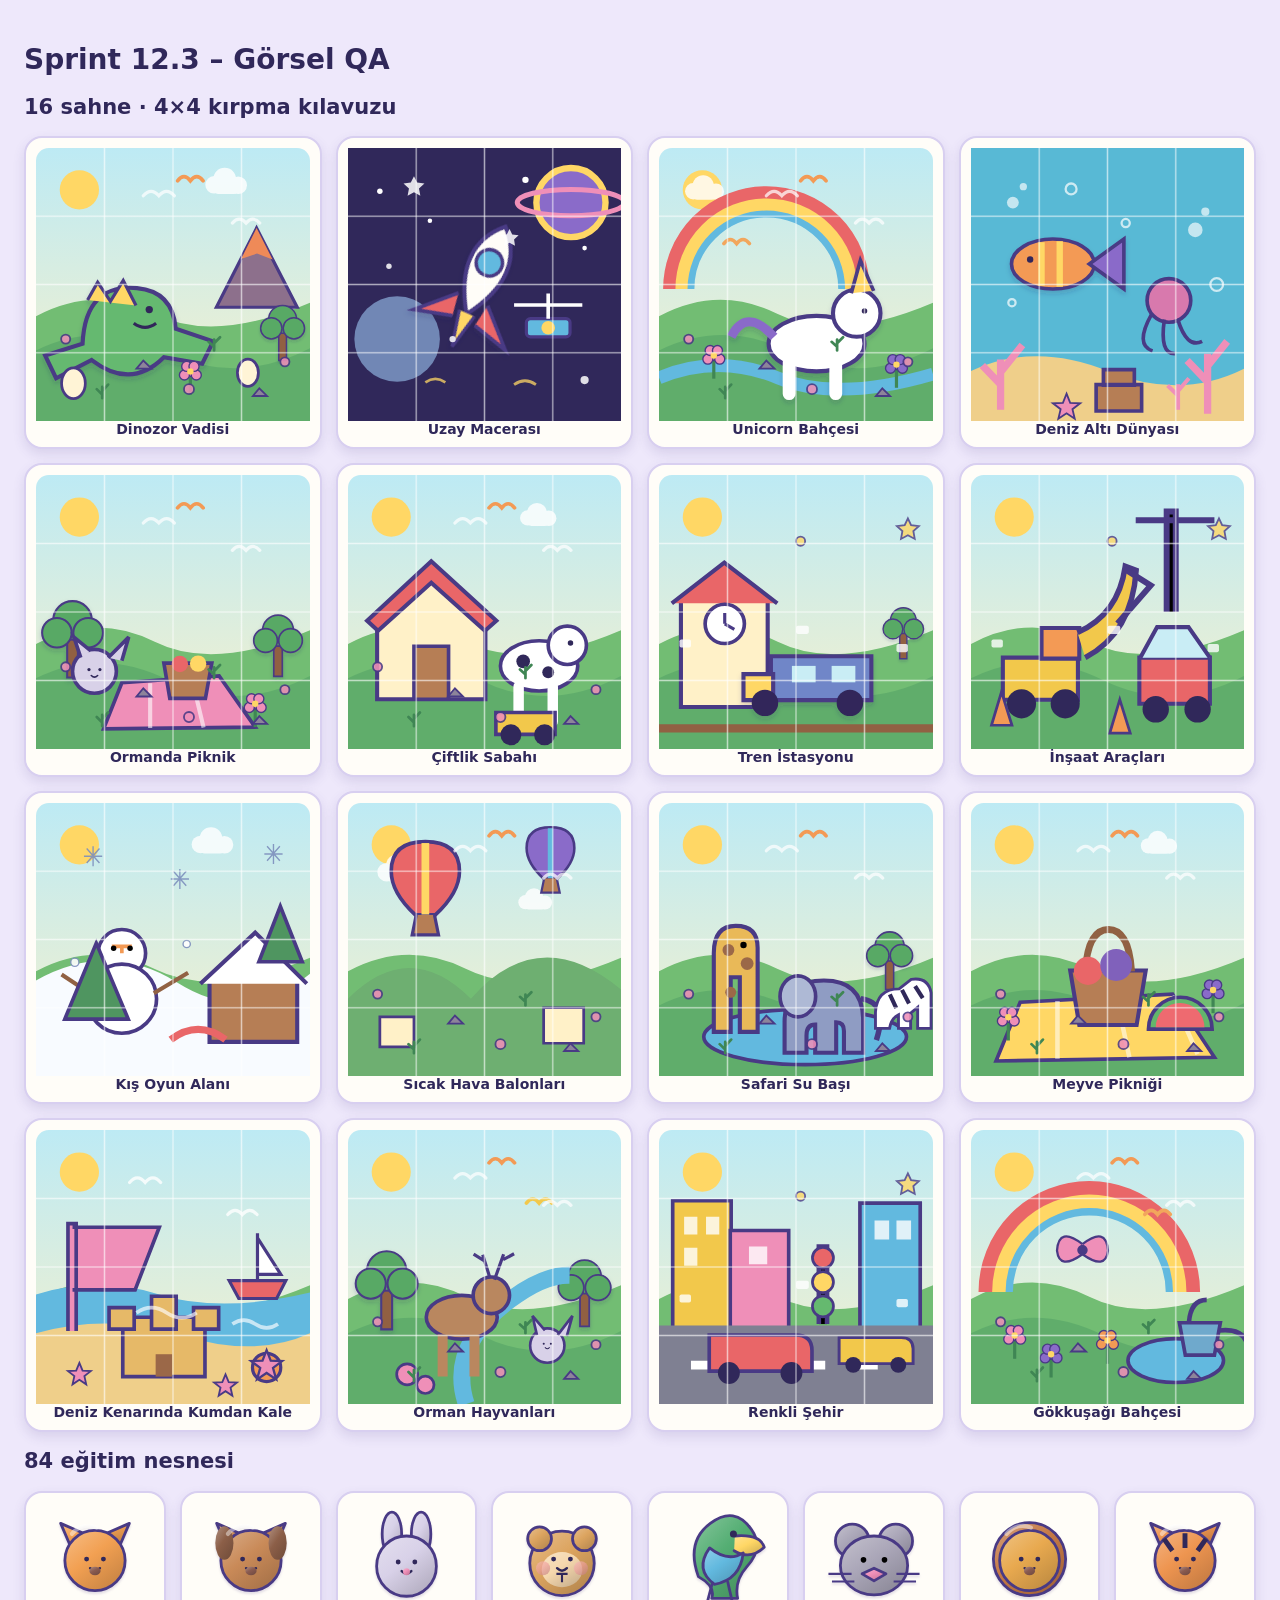
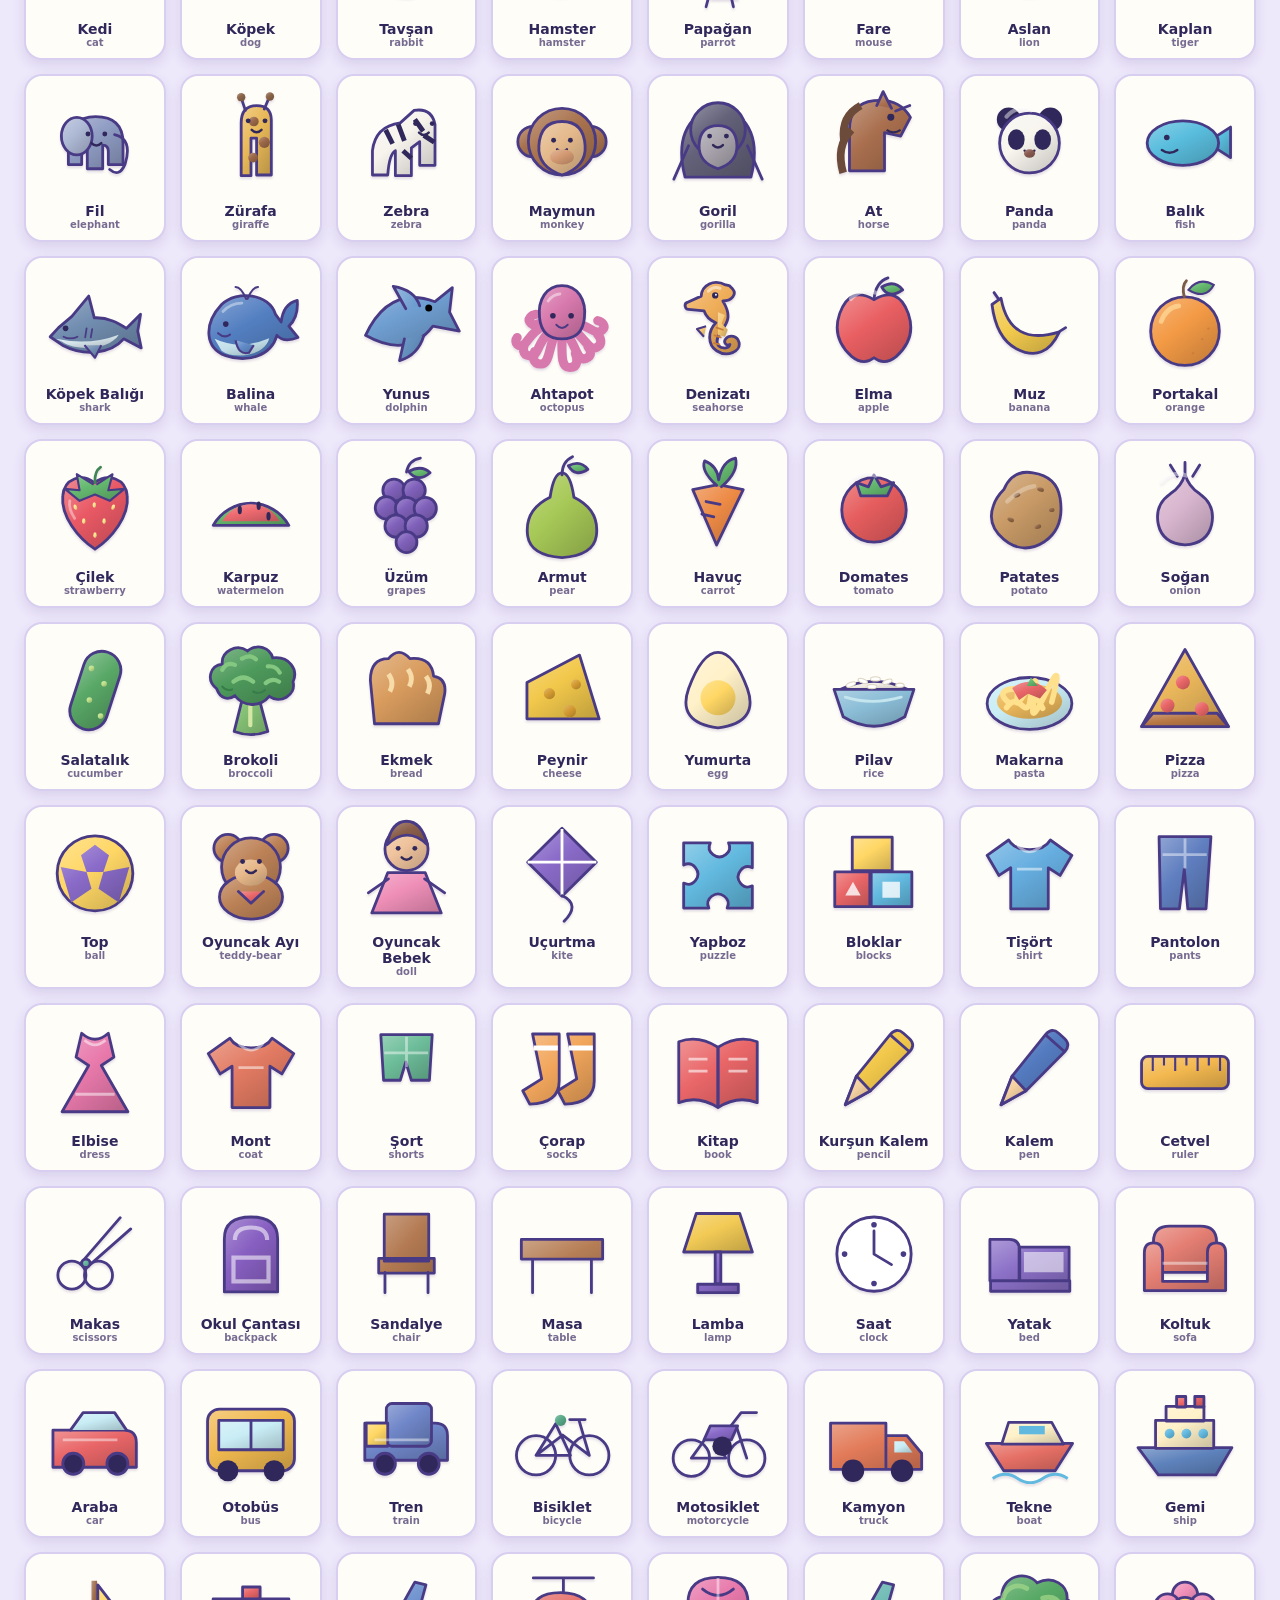
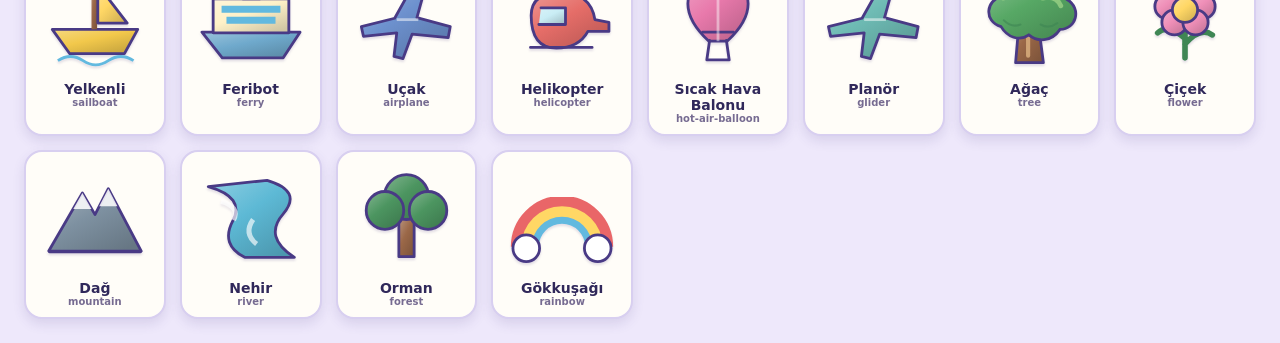
<file: tests/visual-qa/sprint-12-3-qa.html>
<!doctype html><html lang="tr"><meta charset="utf-8"><title>Sprint 12.3 Görsel QA</title><style>body{margin:0;padding:24px;background:#eee8fb;color:#30285a;font:700 14px system-ui}h1,h2{font-family:system-ui}.grid{display:grid;grid-template-columns:repeat(auto-fill,minmax(130px,1fr));gap:14px}figure{margin:0;padding:10px;border:2px solid #d8cff0;border-radius:18px;background:#fffdf8;box-shadow:0 5px 12px #493a8522}img{display:block;width:100%;aspect-ratio:1;object-fit:contain}figcaption{text-align:center}small{display:block;color:#766b91;font-size:10px}.scenes{grid-template-columns:repeat(auto-fit,minmax(270px,1fr))}.scene div{position:relative}.scene i{position:absolute;inset:0;background:linear-gradient(90deg,transparent 24.5%,#fff9 25%,transparent 25.5%,transparent 49.5%,#fff9 50%,transparent 50.5%,transparent 74.5%,#fff9 75%,transparent 75.5%),linear-gradient(transparent 24.5%,#fff9 25%,transparent 25.5%,transparent 49.5%,#fff9 50%,transparent 50.5%,transparent 74.5%,#fff9 75%,transparent 75.5%);pointer-events:none}</style><h1>Sprint 12.3 – Görsel QA</h1><h2>16 sahne · 4×4 kırpma kılavuzu</h2><section class="grid scenes"><figure class="scene"><div><img src="../../assets/illustrations/puzzles/scene-dinosaur-valley.svg?qa=12.3.2" alt="Bitkiler, yumurtalar ve uzaktaki volkanla sevimli dinozor vadisi"><i></i></div><figcaption>Dinozor Vadisi</figcaption></figure><figure class="scene"><div><img src="../../assets/illustrations/puzzles/scene-space-adventure.svg?qa=12.3.2" alt="Roket, gezegenler, uydu ve renkli yıldızlarla uzay sahnesi"><i></i></div><figcaption>Uzay Macerası</figcaption></figure><figure class="scene"><div><img src="../../assets/illustrations/puzzles/scene-unicorn-garden.svg?qa=12.3.2" alt="Gökkuşağı, dere, çiçekler ve kelebeklerle özgün unicorn bahçesi"><i></i></div><figcaption>Unicorn Bahçesi</figcaption></figure><figure class="scene"><div><img src="../../assets/illustrations/puzzles/scene-underwater-world.svg?qa=12.3.2" alt="Balıklar, ahtapot, mercanlar ve baloncuklarla deniz altı sahnesi"><i></i></div><figcaption>Deniz Altı Dünyası</figcaption></figure><figure class="scene"><div><img src="../../assets/illustrations/puzzles/scene-forest-picnic.svg?qa=12.3.2" alt="Orman hayvanları, piknik örtüsü ve meyve sepetiyle piknik sahnesi"><i></i></div><figcaption>Ormanda Piknik</figcaption></figure><figure class="scene"><div><img src="../../assets/illustrations/puzzles/scene-farm-morning.svg?qa=12.3.2" alt="Ahır, inek, tavuk, traktör ve samanlarla çiftlik sabahı"><i></i></div><figcaption>Çiftlik Sabahı</figcaption></figure><figure class="scene"><div><img src="../../assets/illustrations/puzzles/scene-train-station.svg?qa=12.3.2" alt="Renkli tren, istasyon saati, bavullar ve ağaçlarla istasyon sahnesi"><i></i></div><figcaption>Tren İstasyonu</figcaption></figure><figure class="scene"><div><img src="../../assets/illustrations/puzzles/scene-construction-site.svg?qa=12.3.2" alt="Ekskavatör, kamyon, vinç ve güvenlik konileriyle şantiye sahnesi"><i></i></div><figcaption>İnşaat Araçları</figcaption></figure><figure class="scene"><div><img src="../../assets/illustrations/puzzles/scene-winter-playground.svg?qa=12.3.2" alt="Kardan adam, kızak, çam ağaçları ve kulübeyle kış sahnesi"><i></i></div><figcaption>Kış Oyun Alanı</figcaption></figure><figure class="scene"><div><img src="../../assets/illustrations/puzzles/scene-hot-air-balloons.svg?qa=12.3.2" alt="Tepeler, evler ve bulutların üzerinde renkli sıcak hava balonları"><i></i></div><figcaption>Sıcak Hava Balonları</figcaption></figure><figure class="scene"><div><img src="../../assets/illustrations/puzzles/scene-safari-waterhole.svg?qa=12.3.2" alt="Zürafa, fil ve zebranın su başında buluştuğu sakin safari sahnesi"><i></i></div><figcaption>Safari Su Başı</figcaption></figure><figure class="scene"><div><img src="../../assets/illustrations/puzzles/scene-fruit-picnic.svg?qa=12.3.2" alt="Meyve sepeti, karpuz, çilek, üzüm ve çiçeklerle piknik sahnesi"><i></i></div><figcaption>Meyve Pikniği</figcaption></figure><figure class="scene"><div><img src="../../assets/illustrations/puzzles/scene-seaside-sandcastle.svg?qa=12.3.2" alt="Kumdan kale, kova, deniz kabukları, şemsiye ve uzakta yelkenli"><i></i></div><figcaption>Deniz Kenarında Kumdan Kale</figcaption></figure><figure class="scene"><div><img src="../../assets/illustrations/puzzles/scene-forest-animals.svg?qa=12.3.2" alt="Geyik, tavşan, tilki, baykuş, mantarlar ve dereyle orman sahnesi"><i></i></div><figcaption>Orman Hayvanları</figcaption></figure><figure class="scene"><div><img src="../../assets/illustrations/puzzles/scene-colorful-city.svg?qa=12.3.2" alt="Arabalar, otobüs, bisiklet, trafik ışığı ve yaya geçidiyle şehir sahnesi"><i></i></div><figcaption>Renkli Şehir</figcaption></figure><figure class="scene"><div><img src="../../assets/illustrations/puzzles/scene-rainbow-garden.svg?qa=12.3.2" alt="Gökkuşağı, çiçekler, kelebek, sulama kabı, kuş ve küçük gölet"><i></i></div><figcaption>Gökkuşağı Bahçesi</figcaption></figure></section><h2>84 eğitim nesnesi</h2><section class="grid"><figure><img src="../../assets/illustrations/objects/object-cat.svg?qa=12.3.2" alt="Kedi"><figcaption>Kedi<small>cat</small></figcaption></figure><figure><img src="../../assets/illustrations/objects/object-dog.svg?qa=12.3.2" alt="Köpek"><figcaption>Köpek<small>dog</small></figcaption></figure><figure><img src="../../assets/illustrations/objects/object-rabbit.svg?qa=12.3.2" alt="Tavşan"><figcaption>Tavşan<small>rabbit</small></figcaption></figure><figure><img src="../../assets/illustrations/objects/object-hamster.svg?qa=12.3.2" alt="Hamster"><figcaption>Hamster<small>hamster</small></figcaption></figure><figure><img src="../../assets/illustrations/objects/object-parrot.svg?qa=12.3.2" alt="Papağan"><figcaption>Papağan<small>parrot</small></figcaption></figure><figure><img src="../../assets/illustrations/objects/object-mouse.svg?qa=12.3.2" alt="Fare"><figcaption>Fare<small>mouse</small></figcaption></figure><figure><img src="../../assets/illustrations/objects/object-lion.svg?qa=12.3.2" alt="Aslan"><figcaption>Aslan<small>lion</small></figcaption></figure><figure><img src="../../assets/illustrations/objects/object-tiger.svg?qa=12.3.2" alt="Kaplan"><figcaption>Kaplan<small>tiger</small></figcaption></figure><figure><img src="../../assets/illustrations/objects/object-elephant.svg?qa=12.3.2" alt="Fil"><figcaption>Fil<small>elephant</small></figcaption></figure><figure><img src="../../assets/illustrations/objects/object-giraffe.svg?qa=12.3.2" alt="Zürafa"><figcaption>Zürafa<small>giraffe</small></figcaption></figure><figure><img src="../../assets/illustrations/objects/object-zebra.svg?qa=12.3.2" alt="Zebra"><figcaption>Zebra<small>zebra</small></figcaption></figure><figure><img src="../../assets/illustrations/objects/object-monkey.svg?qa=12.3.2" alt="Maymun"><figcaption>Maymun<small>monkey</small></figcaption></figure><figure><img src="../../assets/illustrations/objects/object-gorilla.svg?qa=12.3.2" alt="Goril"><figcaption>Goril<small>gorilla</small></figcaption></figure><figure><img src="../../assets/illustrations/objects/object-horse.svg?qa=12.3.2" alt="At"><figcaption>At<small>horse</small></figcaption></figure><figure><img src="../../assets/illustrations/objects/object-panda.svg?qa=12.3.2" alt="Panda"><figcaption>Panda<small>panda</small></figcaption></figure><figure><img src="../../assets/illustrations/objects/object-fish.svg?qa=12.3.2" alt="Balık"><figcaption>Balık<small>fish</small></figcaption></figure><figure><img src="../../assets/illustrations/objects/object-shark.svg?qa=12.3.2" alt="Köpek Balığı"><figcaption>Köpek Balığı<small>shark</small></figcaption></figure><figure><img src="../../assets/illustrations/objects/object-whale.svg?qa=12.3.2" alt="Balina"><figcaption>Balina<small>whale</small></figcaption></figure><figure><img src="../../assets/illustrations/objects/object-dolphin.svg?qa=12.3.2" alt="Yunus"><figcaption>Yunus<small>dolphin</small></figcaption></figure><figure><img src="../../assets/illustrations/objects/object-octopus.svg?qa=12.3.2" alt="Ahtapot"><figcaption>Ahtapot<small>octopus</small></figcaption></figure><figure><img src="../../assets/illustrations/objects/object-seahorse.svg?qa=12.3.2" alt="Denizatı"><figcaption>Denizatı<small>seahorse</small></figcaption></figure><figure><img src="../../assets/illustrations/objects/object-apple.svg?qa=12.3.2" alt="Elma"><figcaption>Elma<small>apple</small></figcaption></figure><figure><img src="../../assets/illustrations/objects/object-banana.svg?qa=12.3.2" alt="Muz"><figcaption>Muz<small>banana</small></figcaption></figure><figure><img src="../../assets/illustrations/objects/object-orange.svg?qa=12.3.2" alt="Portakal"><figcaption>Portakal<small>orange</small></figcaption></figure><figure><img src="../../assets/illustrations/objects/object-strawberry.svg?qa=12.3.2" alt="Çilek"><figcaption>Çilek<small>strawberry</small></figcaption></figure><figure><img src="../../assets/illustrations/objects/object-watermelon.svg?qa=12.3.2" alt="Karpuz"><figcaption>Karpuz<small>watermelon</small></figcaption></figure><figure><img src="../../assets/illustrations/objects/object-grapes.svg?qa=12.3.2" alt="Üzüm"><figcaption>Üzüm<small>grapes</small></figcaption></figure><figure><img src="../../assets/illustrations/objects/object-pear.svg?qa=12.3.2" alt="Armut"><figcaption>Armut<small>pear</small></figcaption></figure><figure><img src="../../assets/illustrations/objects/object-carrot.svg?qa=12.3.2" alt="Havuç"><figcaption>Havuç<small>carrot</small></figcaption></figure><figure><img src="../../assets/illustrations/objects/object-tomato.svg?qa=12.3.2" alt="Domates"><figcaption>Domates<small>tomato</small></figcaption></figure><figure><img src="../../assets/illustrations/objects/object-potato.svg?qa=12.3.2" alt="Patates"><figcaption>Patates<small>potato</small></figcaption></figure><figure><img src="../../assets/illustrations/objects/object-onion.svg?qa=12.3.2" alt="Soğan"><figcaption>Soğan<small>onion</small></figcaption></figure><figure><img src="../../assets/illustrations/objects/object-cucumber.svg?qa=12.3.2" alt="Salatalık"><figcaption>Salatalık<small>cucumber</small></figcaption></figure><figure><img src="../../assets/illustrations/objects/object-broccoli.svg?qa=12.3.2" alt="Brokoli"><figcaption>Brokoli<small>broccoli</small></figcaption></figure><figure><img src="../../assets/illustrations/objects/object-bread.svg?qa=12.3.2" alt="Ekmek"><figcaption>Ekmek<small>bread</small></figcaption></figure><figure><img src="../../assets/illustrations/objects/object-cheese.svg?qa=12.3.2" alt="Peynir"><figcaption>Peynir<small>cheese</small></figcaption></figure><figure><img src="../../assets/illustrations/objects/object-egg.svg?qa=12.3.2" alt="Yumurta"><figcaption>Yumurta<small>egg</small></figcaption></figure><figure><img src="../../assets/illustrations/objects/object-rice.svg?qa=12.3.2" alt="Pilav"><figcaption>Pilav<small>rice</small></figcaption></figure><figure><img src="../../assets/illustrations/objects/object-pasta.svg?qa=12.3.2" alt="Makarna"><figcaption>Makarna<small>pasta</small></figcaption></figure><figure><img src="../../assets/illustrations/objects/object-pizza.svg?qa=12.3.2" alt="Pizza"><figcaption>Pizza<small>pizza</small></figcaption></figure><figure><img src="../../assets/illustrations/objects/object-ball.svg?qa=12.3.2" alt="Top"><figcaption>Top<small>ball</small></figcaption></figure><figure><img src="../../assets/illustrations/objects/object-teddy-bear.svg?qa=12.3.2" alt="Oyuncak Ayı"><figcaption>Oyuncak Ayı<small>teddy-bear</small></figcaption></figure><figure><img src="../../assets/illustrations/objects/object-doll.svg?qa=12.3.2" alt="Oyuncak Bebek"><figcaption>Oyuncak Bebek<small>doll</small></figcaption></figure><figure><img src="../../assets/illustrations/objects/object-kite.svg?qa=12.3.2" alt="Uçurtma"><figcaption>Uçurtma<small>kite</small></figcaption></figure><figure><img src="../../assets/illustrations/objects/object-puzzle.svg?qa=12.3.2" alt="Yapboz"><figcaption>Yapboz<small>puzzle</small></figcaption></figure><figure><img src="../../assets/illustrations/objects/object-blocks.svg?qa=12.3.2" alt="Bloklar"><figcaption>Bloklar<small>blocks</small></figcaption></figure><figure><img src="../../assets/illustrations/objects/object-shirt.svg?qa=12.3.2" alt="Tişört"><figcaption>Tişört<small>shirt</small></figcaption></figure><figure><img src="../../assets/illustrations/objects/object-pants.svg?qa=12.3.2" alt="Pantolon"><figcaption>Pantolon<small>pants</small></figcaption></figure><figure><img src="../../assets/illustrations/objects/object-dress.svg?qa=12.3.2" alt="Elbise"><figcaption>Elbise<small>dress</small></figcaption></figure><figure><img src="../../assets/illustrations/objects/object-coat.svg?qa=12.3.2" alt="Mont"><figcaption>Mont<small>coat</small></figcaption></figure><figure><img src="../../assets/illustrations/objects/object-shorts.svg?qa=12.3.2" alt="Şort"><figcaption>Şort<small>shorts</small></figcaption></figure><figure><img src="../../assets/illustrations/objects/object-socks.svg?qa=12.3.2" alt="Çorap"><figcaption>Çorap<small>socks</small></figcaption></figure><figure><img src="../../assets/illustrations/objects/object-book.svg?qa=12.3.2" alt="Kitap"><figcaption>Kitap<small>book</small></figcaption></figure><figure><img src="../../assets/illustrations/objects/object-pencil.svg?qa=12.3.2" alt="Kurşun Kalem"><figcaption>Kurşun Kalem<small>pencil</small></figcaption></figure><figure><img src="../../assets/illustrations/objects/object-pen.svg?qa=12.3.2" alt="Kalem"><figcaption>Kalem<small>pen</small></figcaption></figure><figure><img src="../../assets/illustrations/objects/object-ruler.svg?qa=12.3.2" alt="Cetvel"><figcaption>Cetvel<small>ruler</small></figcaption></figure><figure><img src="../../assets/illustrations/objects/object-scissors.svg?qa=12.3.2" alt="Makas"><figcaption>Makas<small>scissors</small></figcaption></figure><figure><img src="../../assets/illustrations/objects/object-backpack.svg?qa=12.3.2" alt="Okul Çantası"><figcaption>Okul Çantası<small>backpack</small></figcaption></figure><figure><img src="../../assets/illustrations/objects/object-chair.svg?qa=12.3.2" alt="Sandalye"><figcaption>Sandalye<small>chair</small></figcaption></figure><figure><img src="../../assets/illustrations/objects/object-table.svg?qa=12.3.2" alt="Masa"><figcaption>Masa<small>table</small></figcaption></figure><figure><img src="../../assets/illustrations/objects/object-lamp.svg?qa=12.3.2" alt="Lamba"><figcaption>Lamba<small>lamp</small></figcaption></figure><figure><img src="../../assets/illustrations/objects/object-clock.svg?qa=12.3.2" alt="Saat"><figcaption>Saat<small>clock</small></figcaption></figure><figure><img src="../../assets/illustrations/objects/object-bed.svg?qa=12.3.2" alt="Yatak"><figcaption>Yatak<small>bed</small></figcaption></figure><figure><img src="../../assets/illustrations/objects/object-sofa.svg?qa=12.3.2" alt="Koltuk"><figcaption>Koltuk<small>sofa</small></figcaption></figure><figure><img src="../../assets/illustrations/objects/object-car.svg?qa=12.3.2" alt="Araba"><figcaption>Araba<small>car</small></figcaption></figure><figure><img src="../../assets/illustrations/objects/object-bus.svg?qa=12.3.2" alt="Otobüs"><figcaption>Otobüs<small>bus</small></figcaption></figure><figure><img src="../../assets/illustrations/objects/object-train.svg?qa=12.3.2" alt="Tren"><figcaption>Tren<small>train</small></figcaption></figure><figure><img src="../../assets/illustrations/objects/object-bicycle.svg?qa=12.3.2" alt="Bisiklet"><figcaption>Bisiklet<small>bicycle</small></figcaption></figure><figure><img src="../../assets/illustrations/objects/object-motorcycle.svg?qa=12.3.2" alt="Motosiklet"><figcaption>Motosiklet<small>motorcycle</small></figcaption></figure><figure><img src="../../assets/illustrations/objects/object-truck.svg?qa=12.3.2" alt="Kamyon"><figcaption>Kamyon<small>truck</small></figcaption></figure><figure><img src="../../assets/illustrations/objects/object-boat.svg?qa=12.3.2" alt="Tekne"><figcaption>Tekne<small>boat</small></figcaption></figure><figure><img src="../../assets/illustrations/objects/object-ship.svg?qa=12.3.2" alt="Gemi"><figcaption>Gemi<small>ship</small></figcaption></figure><figure><img src="../../assets/illustrations/objects/object-sailboat.svg?qa=12.3.2" alt="Yelkenli"><figcaption>Yelkenli<small>sailboat</small></figcaption></figure><figure><img src="../../assets/illustrations/objects/object-ferry.svg?qa=12.3.2" alt="Feribot"><figcaption>Feribot<small>ferry</small></figcaption></figure><figure><img src="../../assets/illustrations/objects/object-airplane.svg?qa=12.3.2" alt="Uçak"><figcaption>Uçak<small>airplane</small></figcaption></figure><figure><img src="../../assets/illustrations/objects/object-helicopter.svg?qa=12.3.2" alt="Helikopter"><figcaption>Helikopter<small>helicopter</small></figcaption></figure><figure><img src="../../assets/illustrations/objects/object-hot-air-balloon.svg?qa=12.3.2" alt="Sıcak Hava Balonu"><figcaption>Sıcak Hava Balonu<small>hot-air-balloon</small></figcaption></figure><figure><img src="../../assets/illustrations/objects/object-glider.svg?qa=12.3.2" alt="Planör"><figcaption>Planör<small>glider</small></figcaption></figure><figure><img src="../../assets/illustrations/objects/object-tree.svg?qa=12.3.2" alt="Ağaç"><figcaption>Ağaç<small>tree</small></figcaption></figure><figure><img src="../../assets/illustrations/objects/object-flower.svg?qa=12.3.2" alt="Çiçek"><figcaption>Çiçek<small>flower</small></figcaption></figure><figure><img src="../../assets/illustrations/objects/object-mountain.svg?qa=12.3.2" alt="Dağ"><figcaption>Dağ<small>mountain</small></figcaption></figure><figure><img src="../../assets/illustrations/objects/object-river.svg?qa=12.3.2" alt="Nehir"><figcaption>Nehir<small>river</small></figcaption></figure><figure><img src="../../assets/illustrations/objects/object-forest.svg?qa=12.3.2" alt="Orman"><figcaption>Orman<small>forest</small></figcaption></figure><figure><img src="../../assets/illustrations/objects/object-rainbow.svg?qa=12.3.2" alt="Gökkuşağı"><figcaption>Gökkuşağı<small>rainbow</small></figcaption></figure></section></html>
</file>
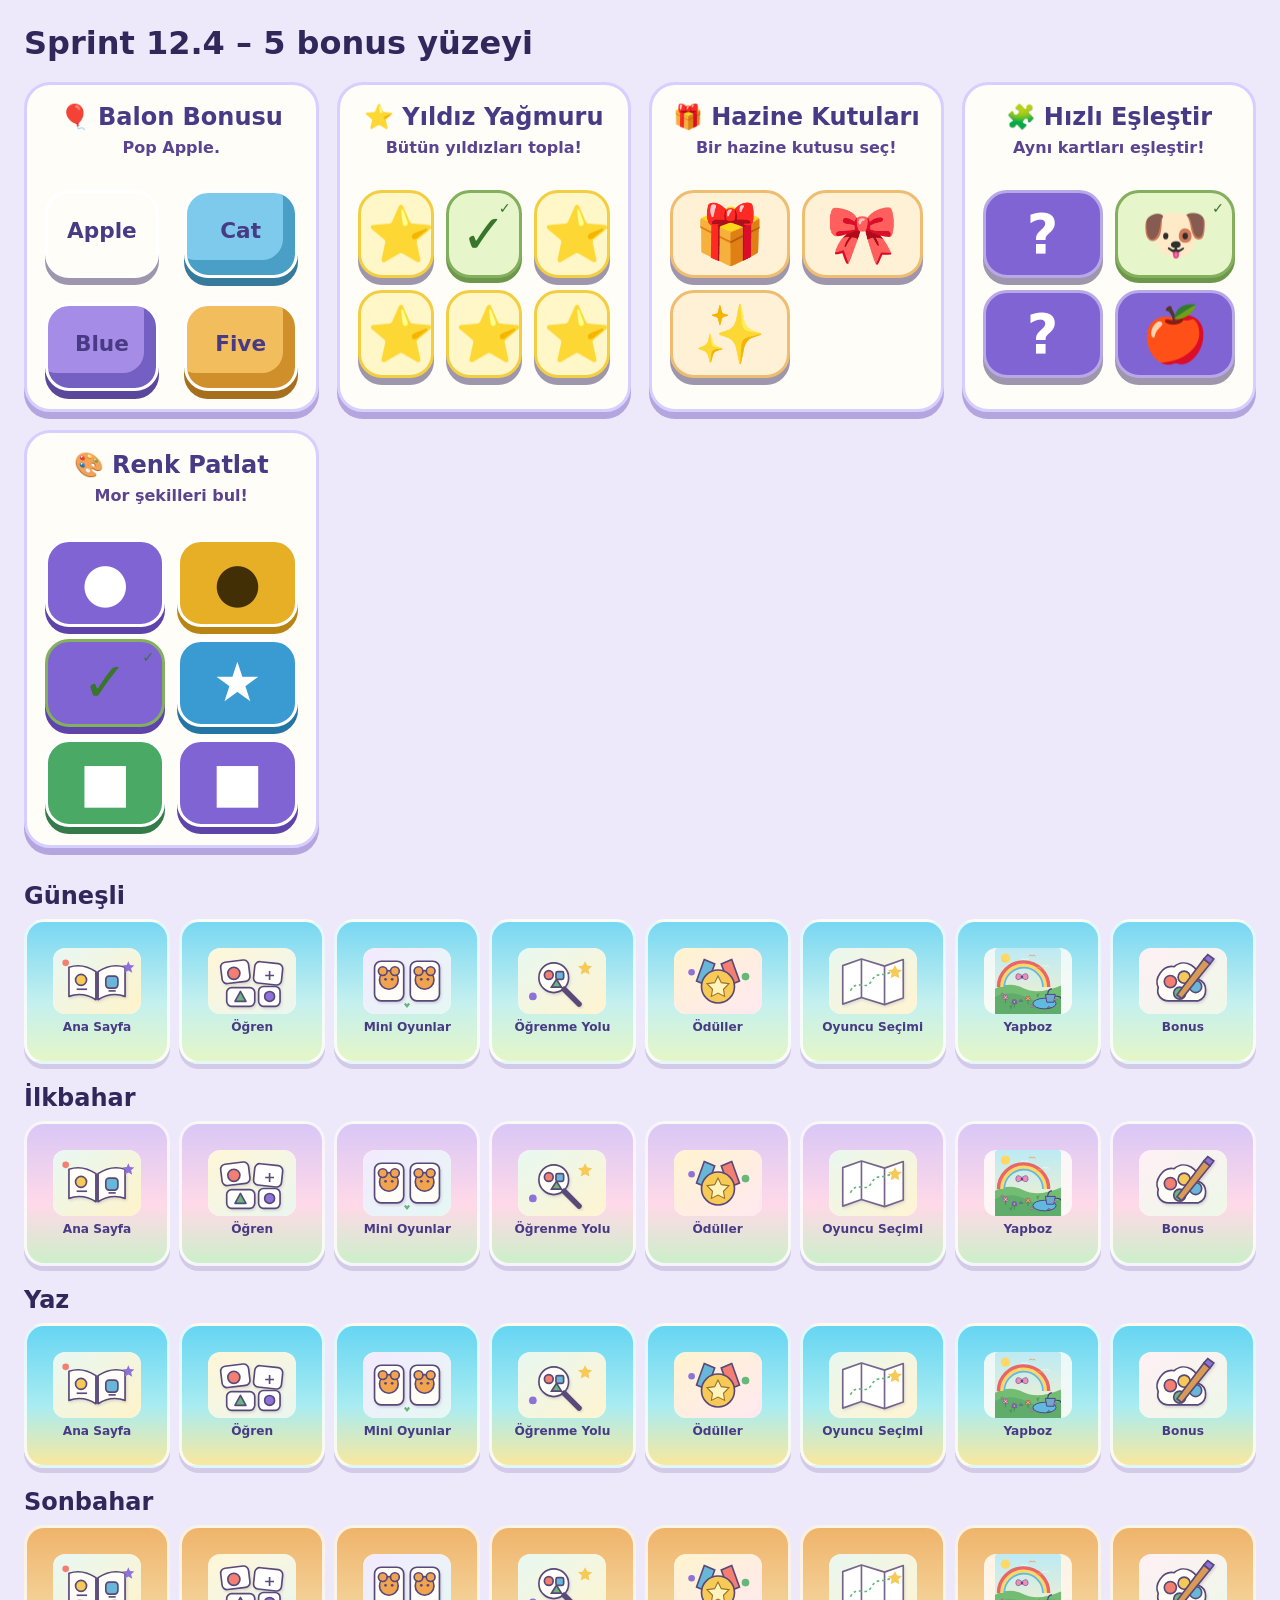
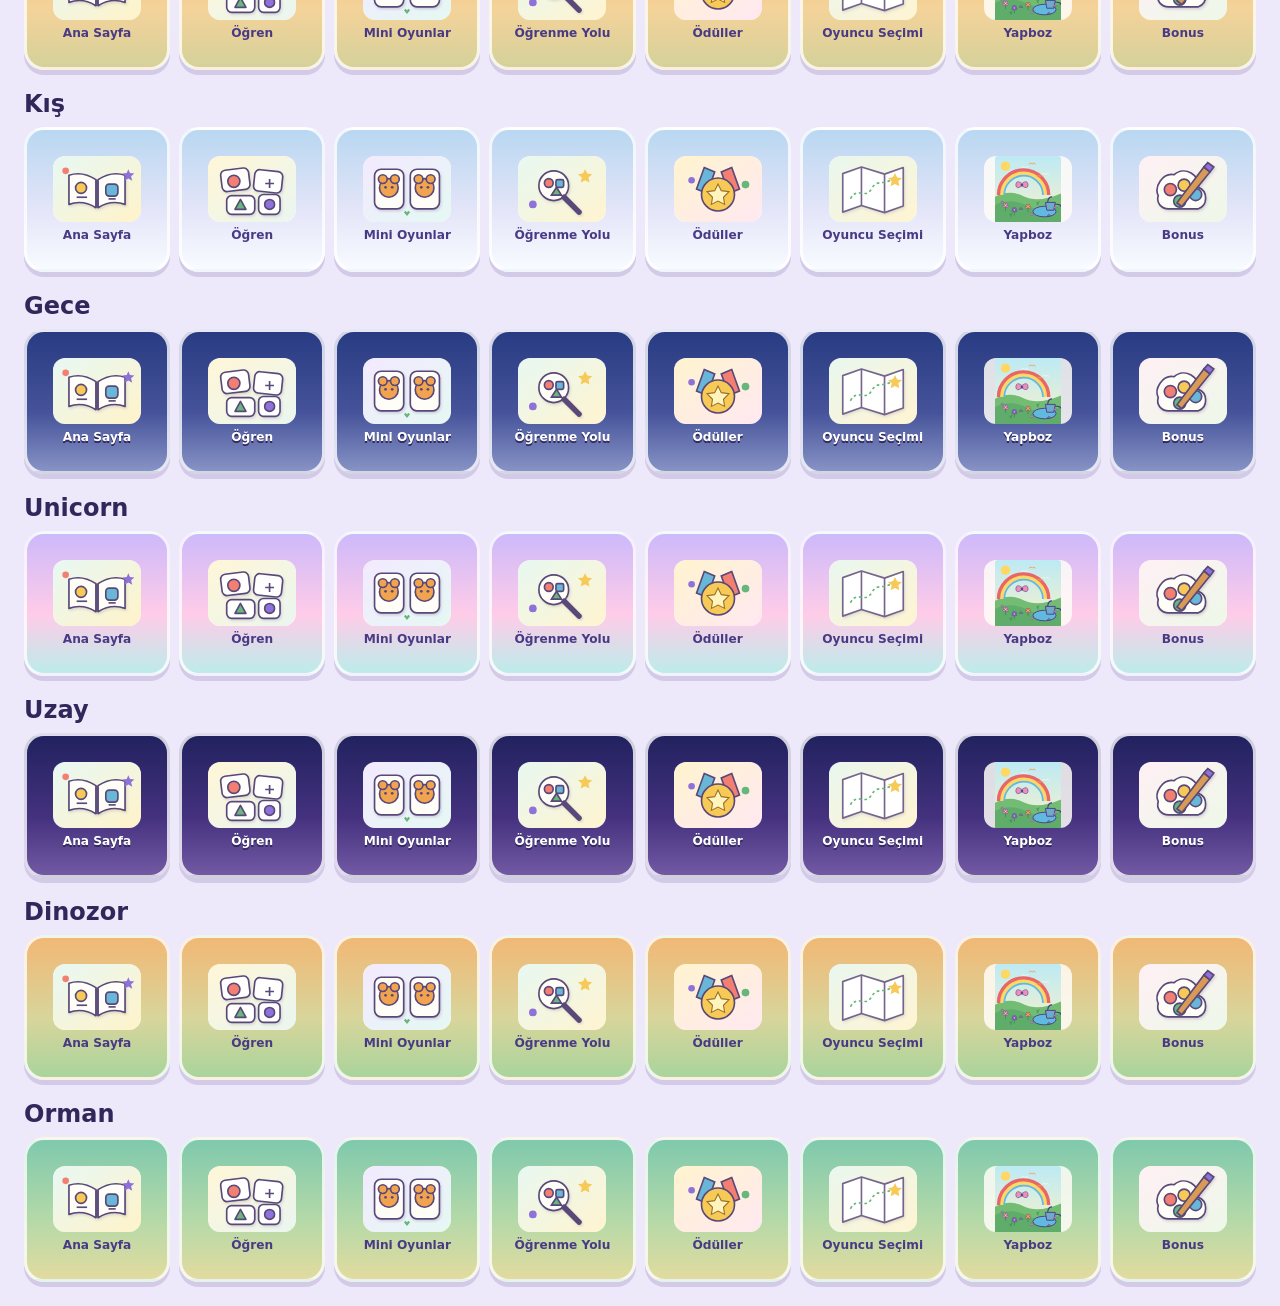
<file: tests/visual-qa/sprint-12-4-qa.html>
<!doctype html>
<html lang="tr">
<meta charset="utf-8">
<meta name="viewport" content="width=device-width,initial-scale=1">
<title>Sprint 12.4 Bonus Görsel QA</title>
<link rel="stylesheet" href="../../styles.css?v=1.0.5&amp;qa=12.4.1">
<style>
  body{margin:0;padding:24px;background:#eee8fb;color:#30285a;font-family:Nunito,system-ui,sans-serif}
  h1{margin:0 0 20px;font-family:"Baloo 2",system-ui,sans-serif}
  .qa-grid{display:grid;grid-template-columns:repeat(auto-fit,minmax(280px,1fr));gap:18px;max-width:1500px;margin:auto}
  .qa-card{padding:18px;border:3px solid #d7cfff;border-radius:26px;background:#fffdf8;box-shadow:0 7px 0 #b4a5df;text-align:center}
  .qa-card h2{margin:0 0 7px;color:#493a85;font-family:"Baloo 2",system-ui,sans-serif}
  .qa-card p{min-height:2.4em;margin:0 0 14px;color:#5b448f;font-weight:900}
  .qa-card .bonus-activity{gap:12px;margin-bottom:0}
  .qa-card .bonus-choice{min-height:88px}
  .theme-matrix{display:grid;gap:20px;max-width:1500px;margin:34px auto 0}
  .theme-row h2{margin:0 0 9px;font-family:"Baloo 2",system-ui,sans-serif}
  .theme-grid{display:grid;grid-template-columns:repeat(8,minmax(130px,1fr));gap:9px}
  .theme-cell.game-shell{display:grid;place-items:center;align-content:center;gap:7px;min-height:145px;padding:10px;border:3px solid #ffffffc9;border-radius:20px;overflow:hidden;background:linear-gradient(180deg,var(--world-background-start),var(--world-background-middle) 58%,var(--world-background-end));box-shadow:0 5px 0 #493a852b;text-align:center}
  .theme-cell.game-shell::after{display:none}
  .theme-cell img{display:block;width:88px;height:66px;object-fit:contain;border-radius:12px;background:#fffdf8d9}
  .theme-cell strong{color:#493a85;font-size:.76rem;line-height:1.05}
  .theme-cell[data-world-theme="night"] strong,.theme-cell[data-world-theme="space"] strong{color:#fff;text-shadow:0 2px 0 #30285a}
  @media(max-width:360px){body{padding:10px}.qa-grid{grid-template-columns:1fr}.qa-card{padding:13px}.qa-card .bonus-activity{gap:9px}}
  @media(max-width:900px){.theme-grid{grid-template-columns:repeat(2,minmax(0,1fr))}}
</style>
<h1>Sprint 12.4 – 5 bonus yüzeyi</h1>
<main class="qa-grid">
  <article class="qa-card"><h2>🎈 Balon Bonusu</h2><p>Pop Apple.</p><div class="balloons"><button class="bonus-choice balloon">Apple</button><button class="bonus-choice balloon">Cat</button><button class="bonus-choice balloon">Blue</button><button class="bonus-choice balloon">Five</button></div></article>
  <article class="qa-card"><h2>⭐ Yıldız Yağmuru</h2><p>Bütün yıldızları topla!</p><div class="bonus-activity" data-bonus="star-rain"><button class="bonus-choice star-rain-choice">⭐</button><button class="bonus-choice star-rain-choice collected">✓</button><button class="bonus-choice star-rain-choice">⭐</button><button class="bonus-choice star-rain-choice">⭐</button><button class="bonus-choice star-rain-choice">⭐</button><button class="bonus-choice star-rain-choice">⭐</button></div></article>
  <article class="qa-card"><h2>🎁 Hazine Kutuları</h2><p>Bir hazine kutusu seç!</p><div class="bonus-activity" data-bonus="treasure"><button class="bonus-choice treasure-choice">🎁</button><button class="bonus-choice treasure-choice">🎀</button><button class="bonus-choice treasure-choice">✨</button></div></article>
  <article class="qa-card"><h2>🧩 Hızlı Eşleştir</h2><p>Aynı kartları eşleştir!</p><div class="bonus-activity" data-bonus="quick-match"><button class="bonus-choice quick-match-choice">?</button><button class="bonus-choice quick-match-choice matched">🐶</button><button class="bonus-choice quick-match-choice">?</button><button class="bonus-choice quick-match-choice">🍎</button></div></article>
  <article class="qa-card"><h2>🎨 Renk Patlat</h2><p>Mor şekilleri bul!</p><div class="bonus-activity" data-bonus="color-pop"><button class="bonus-choice color-pop-choice purple">●</button><button class="bonus-choice color-pop-choice yellow">●</button><button class="bonus-choice color-pop-choice purple collected">✓</button><button class="bonus-choice color-pop-choice blue">★</button><button class="bonus-choice color-pop-choice green">■</button><button class="bonus-choice color-pop-choice purple">■</button></div></article>
</main>
<section id="theme-matrix" class="theme-matrix" aria-label="On dünya ve sekiz yüzey görsel matrisi"></section>
<script>
  const themes = [["sunny","Güneşli"],["spring","İlkbahar"],["summer","Yaz"],["autumn","Sonbahar"],["winter","Kış"],["night","Gece"],["unicorn","Unicorn"],["space","Uzay"],["dinosaur","Dinozor"],["forest","Orman"]];
  const surfaces = [
    ["Ana Sayfa","home/learn.svg"], ["Öğren","learning/category-packs.svg"],
    ["Mini Oyunlar","mini-games/matching.svg"], ["Öğrenme Yolu","learning-path/first-discoveries.svg"],
    ["Ödüller","rewards/achievements.svg"], ["Oyuncu Seçimi","empty-states/activity.svg"],
    ["Yapboz","puzzles/scene-rainbow-garden.svg"], ["Bonus","mini-games/color.svg"]
  ];
  const matrix = document.querySelector("#theme-matrix");
  themes.forEach(([id,label]) => {
    const row = document.createElement("section"); row.className = "theme-row";
    const heading = document.createElement("h2"); heading.textContent = label;
    const grid = document.createElement("div"); grid.className = "theme-grid";
    surfaces.forEach(([surface,source]) => {
      const cell = document.createElement("article"); cell.className = "theme-cell game-shell"; cell.dataset.worldTheme = id;
      cell.innerHTML = `<img src="../../assets/illustrations/${source}?v=1.0.5" alt=""><strong>${surface}</strong>`;
      grid.append(cell);
    });
    row.append(heading, grid); matrix.append(row);
  });
</script>
</html>
</file>
<file: styles.css>
:root { --ink:#30285a; --purple:#7c5ce0; --purple-dark:#6043ba; --yellow:#ffd75a; --mint:#67d7b5; --coral:#ff8b87; --white:#fffdf8; }
.mode-selection{max-width:540px;margin:20px auto 0}.game-mode-section+.game-mode-section{margin-top:22px}.game-mode-section h2{margin:0 0 10px;color:#5b4694;font-family:"Baloo 2",cursive;font-size:clamp(1.55rem,6vw,2rem);line-height:1;text-align:left}.mini-games-section h2{color:#356c74}.mode-card-grid{display:grid;grid-template-columns:repeat(2,minmax(0,1fr));gap:12px}.mode-button{min-height:112px;padding:14px 12px;border:3px solid #d7cfff;border-radius:20px;background:#fffdf8;color:#493a85;box-shadow:0 5px 0 #b4a5df;text-align:left;touch-action:manipulation}.mode-button strong{display:block;font-family:"Baloo 2",cursive;font-size:1.35rem;line-height:1}.mode-button span{display:block;margin-top:6px;font-size:.77rem;font-weight:900;line-height:1.2}.mode-button[aria-pressed="true"]{border-color:#7855d4;background:#eee7ff;box-shadow:0 5px 0 #7356bd}.mode-button:active{transform:translateY(4px);box-shadow:0 1px 0 #7356bd}.mini-games-grid .matching-mode-button,.mini-games-grid .listening-mode-button,.mini-games-grid .number-match-mode-button,.mini-games-grid .color-match-mode-button,.mini-games-grid .sorting-mode-button{grid-column:auto}@media(max-width:480px){.game-mode-section+.game-mode-section{margin-top:18px}.mode-card-grid{grid-template-columns:1fr}.mode-button{min-height:82px;text-align:center}.game-mode-section h2{text-align:center}}
.pause-button{font-size:1.15rem}.bonus-pause-button{position:absolute;top:20px;right:20px;z-index:2}.pause-overlay{position:fixed;inset:0;z-index:30;display:grid;place-items:center;padding:24px;background:rgba(48,37,91,.62);backdrop-filter:blur(5px)}.pause-overlay.hidden{display:none}.pause-card{width:min(100%,430px);padding:34px 24px 28px;text-align:center;border:4px solid #fff;border-radius:30px;background:#fffdf8;box-shadow:0 16px 0 rgba(55,42,105,.25)}.pause-card>span{display:block;font-size:4rem;line-height:1}.pause-card h2{margin:12px 0 24px;color:#493a85;font-family:"Baloo 2",cursive;font-size:clamp(2.2rem,9vw,3.5rem);line-height:.95}.resume-button{width:min(100%,310px);min-height:78px;font-size:1.3rem}
* { box-sizing:border-box; }
body { margin:0; min-height:100vh; color:var(--ink); font-family:"Nunito",sans-serif; background:#a9e7ee; overflow-x:hidden; }
button { font:inherit; cursor:pointer; }
.game-shell { min-height:100vh; padding:24px; display:grid; place-items:center; position:relative; overflow:hidden; background:linear-gradient(180deg,#b9edf2 0%,#d7f5e5 100%); }
.game-shell::after { content:""; width:135%; height:180px; position:absolute; bottom:-120px; left:-10%; background:#8ddc9f; border-radius:50% 50% 0 0; box-shadow:0 -28px 0 #b6eba0; }
.cloud { position:absolute; width:150px; height:35px; border-radius:30px; background:#fffdf8cc; }
.cloud::before,.cloud::after { content:""; position:absolute; background:inherit; border-radius:50%; bottom:0; }.cloud::before{width:65px;height:65px;left:22px}.cloud::after{width:78px;height:78px;right:20px}.cloud-one{top:12%;left:8%}.cloud-two{top:25%;right:7%;transform:scale(.65)}
.screen { width:min(100%,650px); min-width:0; position:relative; z-index:1; text-align:center; }
.hidden { display:none !important; }
.welcome-screen { padding:10px 14px 30px; }.eyebrow{margin:10px 0 5px;font-size:.8rem;font-weight:900;letter-spacing:2px;color:#6a54b6}.welcome-screen h1{font-family:"Baloo 2",cursive;font-size:clamp(3rem,10vw,5.4rem);line-height:.77;margin:0;color:#493a85;text-shadow:0 3px 0 #fff}.welcome-screen h1 span{color:var(--coral)}.welcome-copy{max-width:390px;margin:23px auto 27px;font-size:1.08rem;font-weight:800;line-height:1.45}.mascot{position:relative;width:120px;height:108px;margin:0 auto 2px}.face{display:flex;justify-content:space-evenly;align-items:center;position:absolute;inset:18px 3px 0;background:#ffd761;border:5px solid var(--ink);border-radius:48% 48% 43% 43%;box-shadow:inset 0 -11px 0 #f5bf4c}.ear{position:absolute;width:42px;height:52px;border:5px solid var(--ink);background:#ff9e9a;top:4px;border-radius:70% 25% 70% 25%;transform:rotate(-25deg)}.ear-left{left:7px}.ear-right{right:7px;transform:scaleX(-1) rotate(-25deg)}.eye{width:10px;height:15px;border-radius:50%;background:var(--ink)}.smile{position:absolute;bottom:19px;width:28px;height:14px;border-bottom:4px solid var(--ink);border-radius:50%}
.primary-button { border:0; color:white; background:var(--purple); border-radius:18px; padding:15px 24px 13px; font-weight:900; font-size:1.08rem; box-shadow:0 6px 0 var(--purple-dark); transition:transform .15s,box-shadow .15s; touch-action:manipulation; }.primary-button:active{transform:translateY(4px);box-shadow:0 2px 0 var(--purple-dark)}.sound-button{display:block;border:0;background:transparent;color:#5c5291;font-weight:800;margin:26px auto 0;font-size:.9rem}
.fullscreen-button{display:block;min-height:54px;margin:14px auto 0;padding:11px 22px;border:3px solid #d7cfff;border-radius:17px;background:#fffdf8;color:#493a85;font-weight:900;box-shadow:0 4px 0 #b4a5df;touch-action:manipulation}.fullscreen-button:active{transform:translateY(3px);box-shadow:0 1px 0 #7356bd}
.achievements-button{display:block;min-height:48px;margin:10px auto 0;padding:9px 18px;border:0;background:transparent;color:#5c5291;font-weight:900;font-size:1rem;touch-action:manipulation}
.player-selection{max-width:540px;margin:0 auto 22px}.player-selection h2{margin:0 0 12px;color:#493a85;font-family:"Baloo 2",cursive;font-size:1.65rem;line-height:1}.player-options{display:grid;grid-template-columns:repeat(2,1fr);gap:10px}.player-button{min-height:58px;padding:10px;border:3px solid #d7cfff;border-radius:17px;background:#fffdf8;color:#493a85;font-weight:900;box-shadow:0 4px 0 #b4a5df;touch-action:manipulation}.player-button[aria-pressed="true"]{border-color:#7855d4;background:#eee7ff;box-shadow:0 4px 0 #7356bd}.player-button:active{transform:translateY(3px);box-shadow:0 1px 0 #7356bd}.custom-player-button{grid-column:1/-1}.custom-player-input{width:min(100%,360px);margin:12px auto 0;border:3px solid #d7cfff;border-radius:15px;background:#fffdf8;color:#493a85;font:inherit;font-weight:800}.custom-player-label{display:block;font-size:.82rem;color:#5c5291}.custom-player-name{display:block;min-height:52px;padding:10px 14px;text-align:center}.primary-button:disabled{cursor:not-allowed;opacity:.62;box-shadow:0 4px 0 #9c91c1}
.category-pack-selection{max-width:540px;margin:22px auto 0}.category-pack-selection h2{margin:0 0 10px;color:#493a85;font-family:"Baloo 2",cursive;font-size:1.45rem;line-height:1}.category-pack-options,.custom-category-options{display:flex;flex-wrap:wrap;justify-content:center;gap:8px}.category-pack-button,.custom-category-button{min-height:46px;padding:8px 12px;border:3px solid #d7cfff;border-radius:15px;background:#fffdf8;color:#493a85;font-weight:900;box-shadow:0 3px 0 #b4a5df;touch-action:manipulation}.category-pack-button[aria-pressed="true"],.custom-category-button[aria-pressed="true"]{border-color:#7855d4;background:#eee7ff;box-shadow:0 3px 0 #7356bd}.category-pack-button:active,.custom-category-button:active{transform:translateY(2px);box-shadow:0 1px 0 #7356bd}.custom-category-options{margin-top:10px}
.quiz-screen{padding:5px 0 28px}.quiz-header{display:grid;grid-template-columns:46px 1fr 46px;gap:10px;align-items:center;margin-bottom:15px}.icon-button{border:0;width:44px;height:44px;border-radius:14px;background:#fffdf8;color:#5a4997;font-size:1.25rem;box-shadow:0 4px 0 #d8d5df}.progress-label{display:flex;justify-content:space-between;font-size:.78rem;font-weight:900;margin-bottom:7px}.streak{margin:7px 0 -2px;color:#9a452d;font-size:.78rem;font-weight:900}.progress-bar{height:14px;background:#ffffffcc;border-radius:20px;padding:3px;overflow:hidden}.progress-bar span{display:block;width:10%;height:100%;border-radius:20px;background:linear-gradient(90deg,#6443c8,#9c78fa);transition:width .45s cubic-bezier(.34,1.56,.64,1)}.category-pill{display:inline-block;background:#fff7d4;border:2px solid #bd8d00;color:#765600;padding:6px 18px;border-radius:30px;font-size:.84rem;font-weight:900;margin-bottom:11px}.replay-button{display:flex;align-items:center;justify-content:center;gap:9px;min-height:64px;margin:0 auto 16px;padding:11px 26px;border:3px solid #cfc1ff;background:#f7f3ff;color:#47347e;border-radius:20px;font-size:1.08rem;font-weight:900;box-shadow:0 5px 0 #9d89d9;transition:transform .15s,box-shadow .15s;touch-action:manipulation}.replay-button span{font-size:1.7rem}.replay-button:active{transform:translateY(4px);box-shadow:0 1px 0 #9d89d9}.replay-button:disabled{opacity:.65;cursor:wait}.question-card{position:relative;overflow:hidden;background:var(--white);border:4px solid white;border-radius:30px;padding:22px 17px 20px;box-shadow:0 7px 0 #c6c1d0}.question-visual{height:172px;display:grid;place-items:center;font-size:7.6rem;line-height:1;transition:transform .25s}.question-prompt{font-family:"Baloo 2",cursive;font-size:clamp(1.7rem,6vw,2.4rem);font-weight:800;line-height:1;margin:8px 0 0}.answers{display:grid;grid-template-columns:1fr 1fr;gap:20px;margin:30px 0 8px}.answer-button{min-height:96px;border:3px solid #b9aed1;background:#fffdf8;border-radius:23px;color:#251a48;font-weight:900;font-size:clamp(1.12rem,4.5vw,1.35rem);box-shadow:0 7px 0 #9d96ac;transition:transform .15s,background .15s,box-shadow .15s;touch-action:manipulation;-webkit-tap-highlight-color:transparent}.answer-button:not(:disabled){animation:waitingPulse 2.2s ease-in-out infinite}.answer-button:nth-child(2){animation-delay:.16s}.answer-button:nth-child(3){animation-delay:.32s}.answer-button:nth-child(4){animation-delay:.48s}.answer-button:active:not(:disabled){transform:translateY(6px);box-shadow:0 1px 0 #9d96ac}.answer-button:disabled{cursor:default}.answer-button.speaking-choice{background:#eee7ff;border-color:#8b69e0;box-shadow:0 7px 0 #7f60c8;animation:choicePulse 1s ease-in-out infinite}.answer-button.correct{background:#a6eac0;border-color:#218f53;box-shadow:0 6px 0 #197542;animation:pop .55s ease}.answer-button.try-again-choice{background:#eee7ff;border-color:#9674d8;box-shadow:0 6px 0 #8063bd;animation:tryAgainNudge .5s ease}.feedback{min-height:28px;margin:18px 0 0;font-size:1.08rem;font-weight:900}.feedback.success{color:#167342}.feedback.try-again{color:#633d7d}.next-button{min-height:68px;margin-top:12px}.question-visual.celebrate-pop{animation:celebratePop .7s ease-in-out}.question-visual.celebrate-twirl{animation:celebrateTwirl .75s ease-in-out}.question-visual.celebrate-bounce{animation:celebrateBounce .72s ease-in-out}.celebration{position:absolute;inset:0;pointer-events:none}.celebration span{position:absolute;opacity:0;font-size:1.8rem}.celebration span:nth-child(1){left:15%;top:22%}.celebration span:nth-child(2){left:35%;top:10%}.celebration span:nth-child(3){right:28%;top:18%}.celebration span:nth-child(4){right:13%;top:38%}.celebration span:nth-child(5){left:28%;bottom:19%}.celebration.burst span{animation:sparkle .8s ease-out}.celebration.burst span:nth-child(2){animation-delay:.08s}.celebration.burst span:nth-child(3){animation-delay:.15s}.celebration.burst span:nth-child(4){animation-delay:.05s}.celebration.burst span:nth-child(5){animation-delay:.18s}
.game-mascot{position:fixed;right:14px;bottom:12px;z-index:5;display:flex;align-items:center;gap:0;pointer-events:none;filter:drop-shadow(0 4px 2px #4b427244);transform-origin:center bottom}.mascot-character{font-size:3.7rem;line-height:1}.mascot-hand{font-size:1.4rem;transform-origin:center}.mascot-hand-left{transform:rotate(23deg) translate(5px,8px)}.mascot-hand-right{transform:rotate(-23deg) translate(-5px,8px)}.game-mascot.mascot-celebrate{animation:mascotJump .65s ease-in-out}.game-mascot.mascot-celebrate .mascot-hand-left{animation:mascotClapLeft .35s ease-in-out 2}.game-mascot.mascot-celebrate .mascot-hand-right{animation:mascotClapRight .35s ease-in-out 2}.game-mascot.mascot-encourage .mascot-hand-right{animation:mascotWave .65s ease-in-out}.game-mascot.mascot-encourage .mascot-character{animation:mascotNod .55s ease-in-out}
@keyframes pop{50%{transform:scale(1.09)}}@keyframes tryAgainNudge{25%{transform:translateX(-5px)}75%{transform:translateX(5px)}}@keyframes waitingPulse{0%,100%{transform:translateY(0);box-shadow:0 7px 0 #9d96ac}50%{transform:translateY(-3px) scale(1.018);box-shadow:0 10px 0 #9d96ac}}@keyframes choicePulse{50%{transform:translateY(-4px) scale(1.045)}}@keyframes celebratePop{20%{transform:scale(.85)}55%{transform:scale(1.27) rotate(7deg)}80%{transform:scale(1.07)}}@keyframes celebrateTwirl{40%{transform:scale(1.12) rotate(-13deg)}75%{transform:scale(1.19) rotate(13deg)}}@keyframes celebrateBounce{30%{transform:translateY(13px) scale(.9)}62%{transform:translateY(-21px) scale(1.14)}85%{transform:translateY(0) scale(1.03)}}@keyframes sparkle{0%{opacity:0;transform:scale(.3) translateY(15px)}30%{opacity:1}100%{opacity:0;transform:scale(1.5) translateY(-35px) rotate(30deg)}}
.summary-screen{padding:10px 0 32px}.summary-sparkles{font-size:2rem;letter-spacing:14px;animation:summarySparkle 1.8s ease-in-out infinite}.summary-screen h2{margin:4px 0 0;font-family:"Baloo 2",cursive;font-size:clamp(3.4rem,11vw,5.3rem);line-height:.78;color:#493a85;text-shadow:0 3px 0 #fff}.summary-screen h2 span{color:var(--coral)}.summary-copy{margin:21px 0 18px;font-weight:900;font-size:1.14rem}.summary-stats{display:grid;grid-template-columns:1fr 1fr;gap:13px;margin:0 auto 25px;max-width:510px}.summary-stat{min-height:124px;display:grid;place-items:center;align-content:center;gap:2px;padding:11px;background:#fffdf8;border:3px solid #fff;border-radius:22px;box-shadow:0 6px 0 #c6c1d0}.summary-stat>span{font-size:1.65rem}.summary-stat strong{font-size:1.45rem;line-height:1;color:#33245f}.summary-stat small{font-size:.75rem;font-weight:900;color:#655a85}.summary-stat.category-stat strong{font-size:1.05rem}.summary-screen .sound-button{margin-top:24px}@keyframes summarySparkle{50%{transform:scale(1.17) rotate(4deg)}}
.reward-popup{position:fixed;top:20px;left:50%;z-index:10;display:flex;align-items:center;gap:10px;padding:10px 18px 10px 12px;background:#fffdf8;border:3px solid #f2c94c;border-radius:22px;color:#5c438f;box-shadow:0 6px 0 #dba62f;pointer-events:none;transform:translateX(-50%);animation:rewardAppear .35s ease-out}.reward-popup p{margin:0;font-size:1rem;font-weight:900}.reward-sticker{font-size:2rem;line-height:1;animation:rewardSticker .7s ease-in-out infinite}@keyframes rewardAppear{from{opacity:0;transform:translate(-50%,-18px) scale(.8)}to{opacity:1;transform:translate(-50%,0) scale(1)}}@keyframes rewardSticker{50%{transform:scale(1.25) rotate(10deg)}}
.achievement-popup{position:fixed;top:50%;left:50%;z-index:16;display:grid;place-items:center;gap:4px;min-width:min(86vw,300px);padding:24px;background:#fffdf8;border:4px solid #ffd75a;border-radius:28px;color:#493a85;box-shadow:0 10px 0 #dba62f;pointer-events:none;transform:translate(-50%,-50%);animation:achievementAppear .3s ease-out}.achievement-popup p,.achievement-popup strong{margin:0;font-weight:900}.achievement-popup-icon{font-size:3.4rem;line-height:1}.achievement-popup strong{font-family:"Baloo 2",cursive;font-size:1.55rem}.achievements-modal{position:fixed;inset:0;z-index:25;display:grid;place-items:center;padding:20px;background:rgba(48,37,91,.55);backdrop-filter:blur(4px)}.achievements-modal-card{position:relative;width:min(100%,560px);max-height:calc(100vh - 40px);overflow:auto;padding:30px 25px 25px;border:4px solid #fff;border-radius:28px;background:#fffdf8;box-shadow:0 16px 0 rgba(55,42,105,.22);color:#3d2d70}.achievements-modal-card h2{margin:4px 34px 20px 0;font-family:"Baloo 2",cursive;font-size:clamp(2rem,7vw,3rem);line-height:1}.achievements-list{display:grid;gap:10px}.achievement-item{display:grid;grid-template-columns:48px 1fr;gap:10px;align-items:center;padding:12px;border-radius:17px;background:#f3efff}.achievement-item.locked{opacity:.55}.achievement-item-icon{font-size:2rem;text-align:center}.achievement-item strong,.achievement-item span{display:block}.achievement-item span{margin-top:2px;font-size:.82rem;font-weight:800;color:#706398}@keyframes achievementAppear{from{opacity:0;transform:translate(-50%,-44%) scale(.85)}to{opacity:1;transform:translate(-50%,-50%) scale(1)}}
.rewards-section{margin-top:18px;padding:15px;border-radius:20px;background:#f8f5ff}.rewards-section h3{margin:0 0 11px;color:#493a85;font-family:"Baloo 2",cursive;font-size:1.35rem}.rewards-stars-card{display:grid;grid-template-columns:auto auto 1fr;gap:10px;align-items:center;padding:13px;border-radius:17px;background:#fffdf8}.rewards-stars-card span{font-size:2.6rem}.rewards-stars-card strong{font-size:2rem;color:#d39200}.rewards-stars-card p{margin:0;font-weight:900;color:#706398}.stickers-list{display:flex;flex-wrap:wrap;gap:10px}.sticker-album-item{display:grid;place-items:center;width:54px;height:54px;border-radius:16px;background:#fffdf8;border:2px solid #e3dafd;font-size:2rem}.sticker-album-item.locked{opacity:.3;filter:grayscale(1)}
.balloon-bonus{padding:18px 0 28px}.balloon-bonus h2{margin:4px 0 8px;font-family:"Baloo 2",cursive;font-size:clamp(2.4rem,8vw,4rem);line-height:.9;color:#493a85;text-shadow:0 3px 0 #fff}.balloon-target{margin:0 0 25px;font-size:1.2rem;font-weight:900;color:#5b448f}.balloons{display:grid;grid-template-columns:1fr 1fr;gap:25px;max-width:480px;margin:0 auto}.balloon{min-height:135px;padding:18px 12px 25px;border:0;border-radius:50% 50% 48% 48%;background:#ff8890;color:#fffdf8;font-size:clamp(1.05rem,4vw,1.35rem);font-weight:900;box-shadow:inset -12px -15px 0 #d95f6b,0 8px 0 #b44a58;touch-action:manipulation;animation:balloonFloat 2s ease-in-out infinite}.balloon:nth-child(2){background:#7dcaed;box-shadow:inset -12px -15px 0 #4a9fc7,0 8px 0 #377b9c;animation-delay:.2s}.balloon:nth-child(3){background:#a58de7;box-shadow:inset -12px -15px 0 #745fc2,0 8px 0 #5a479b;animation-delay:.4s}.balloon:nth-child(4){background:#f2bd5d;box-shadow:inset -12px -15px 0 #cf8f2b,0 8px 0 #a56f1e;animation-delay:.6s}.balloon:disabled{opacity:.7}.balloon-pop{animation:balloonPop .55s ease-out forwards!important}.balloon-wiggle{animation:balloonWiggle .45s ease-in-out!important}@keyframes balloonFloat{50%{transform:translateY(-9px)}}@keyframes balloonPop{50%{transform:scale(1.22)}100%{opacity:0;transform:scale(.1)}}@keyframes balloonWiggle{25%{transform:rotate(-5deg)}75%{transform:rotate(5deg)}}
@keyframes mascotJump{35%{transform:translateY(-20px) scale(1.08)}65%{transform:translateY(0) scale(.98)}}@keyframes mascotClapLeft{50%{transform:rotate(-35deg) translate(14px,3px)}}@keyframes mascotClapRight{50%{transform:rotate(35deg) translate(-14px,3px)}}@keyframes mascotWave{25%{transform:rotate(-48deg) translate(-5px,2px)}65%{transform:rotate(17deg) translate(-5px,2px)}}@keyframes mascotNod{50%{transform:translateY(4px) rotate(4deg)}}
@media(max-width:480px){.game-shell{padding:18px}.cloud-one{left:-60px}.cloud-two{right:-42px}.quiz-header{grid-template-columns:42px 1fr 42px}.icon-button{width:40px;height:40px}.question-card{padding:16px 11px}.question-visual{height:146px;font-size:6.4rem}.answers{gap:12px;margin-top:24px}.answer-button{min-height:82px;font-size:1.05rem;border-radius:20px}.welcome-screen h1{font-size:4rem}}
.parent-logo{user-select:none;touch-action:manipulation}.parent-dashboard{position:fixed;inset:0;z-index:20;display:grid;place-items:center;padding:20px;background:rgba(48,37,91,.55);backdrop-filter:blur(4px)}.parent-dashboard-card{position:relative;width:min(100%,560px);max-height:calc(100dvh - 40px);overflow:auto;padding:30px 25px 25px;border:4px solid #fff;border-radius:28px;background:#fffdf8;box-shadow:0 16px 0 rgba(55,42,105,.22);color:#3d2d70}.parent-dashboard-card h2{margin:4px 34px 22px 0;font-family:"Baloo 2",cursive;font-size:clamp(2rem,7vw,3rem);line-height:1}.parent-dashboard-close{position:absolute;top:14px;right:14px;width:42px;height:42px;border:0;border-radius:50%;background:#eee9ff;color:#4d3d85;font-size:2rem;line-height:1;cursor:pointer}.parent-stats{display:grid;grid-template-columns:1fr 1fr;gap:10px}.parent-stats p,.parent-difficult{margin:0;padding:13px;border-radius:16px;background:#f3efff}.parent-stats span,.parent-difficult span{display:block;font-size:.76rem;font-weight:900;color:#706398}.parent-stats strong,.parent-difficult strong{display:block;margin-top:3px;font-size:1.08rem;color:#3d2d70}.parent-difficult{margin-top:10px}.parent-dashboard.hidden{display:none}.audio-settings{margin-top:18px;padding-top:17px;border-top:3px solid #e8e0ff}.audio-settings h3{margin:0 0 12px;font:900 1.55rem/1 "Baloo 2",cursive}.audio-support-message{margin:0 0 12px;padding:10px;border-radius:13px;background:#fff1d6;font-size:.78rem;font-weight:900}.audio-setting-grid{display:grid;grid-template-columns:1fr 1fr;gap:10px}.audio-setting-row{display:grid;gap:6px;min-width:0;padding:11px;border-radius:15px;background:#f3efff;font-size:.78rem;font-weight:900}.audio-setting-row select{width:100%;min-height:44px;padding:8px;border:2px solid #cfc3ef;border-radius:11px;background:#fff;color:#3d2d70;font:inherit}.audio-preview-actions{display:grid;grid-template-columns:1fr 1fr;gap:10px;margin-top:12px}.audio-preview-actions .sound-button{min-height:50px;margin:0;padding:8px 10px}.audio-setting-row select:focus-visible,.audio-preview-actions .sound-button:focus-visible{outline:4px solid #f2c94c;outline-offset:2px}@media(max-width:480px){.parent-dashboard{padding:10px}.parent-dashboard-card{max-height:calc(100dvh - 20px);padding:26px 18px 18px}.parent-stats,.audio-setting-grid,.audio-preview-actions{grid-template-columns:1fr}.parent-dashboard-card h2{font-size:2.2rem}}@media(prefers-reduced-motion:reduce){*,*::before,*::after{animation-duration:.01ms!important;animation-iteration-count:1!important;transition-duration:.01ms!important}}
/* Gentle second-attempt answer reveal. */
.answer-button.correct-answer-reveal{background:#e6f5ca;border-color:#83af5e;box-shadow:0 6px 0 #6d984b;animation:revealCorrect .9s ease}
@keyframes revealCorrect{50%{transform:scale(1.04)}}
/* Daily Goal */
.daily-goal-card{display:flex;align-items:center;gap:11px;max-width:440px;margin:16px auto;padding:11px 15px;text-align:left;background:#fff9df;border:3px solid #f2d36a;border-radius:20px;color:#5c438f;box-shadow:0 4px 0 #d8b94e}.daily-goal-card>div{min-width:0}.daily-goal-card strong{display:block;font-family:"Baloo 2",cursive;font-size:1.15rem;line-height:1}.daily-goal-card p{margin:3px 0;font-weight:900}.daily-goal-card span:not(.daily-goal-icon){display:block;font-size:.86rem;font-weight:900;color:#8a6c12}.daily-goal-card.completed{background:#edf9d7;border-color:#acd27d;box-shadow:0 4px 0 #7fac57}.daily-goal-card.completed span:not(.daily-goal-icon){color:#4b8138}.daily-goal-icon{font-size:2.25rem;line-height:1}.daily-goal-popup{position:fixed;top:92px;left:50%;z-index:15;display:flex;align-items:center;gap:9px;max-width:calc(100vw - 32px);padding:13px 18px;background:#fff9df;border:3px solid #f2d36a;border-radius:22px;color:#5c438f;box-shadow:0 6px 0 #d8b94e;pointer-events:none;transform:translateX(-50%);animation:dailyGoalAppear .3s ease-out}.daily-goal-popup span{font-size:1.9rem}.daily-goal-popup strong{font-family:"Baloo 2",cursive;font-size:1.18rem;line-height:1;text-align:center}@keyframes dailyGoalAppear{from{opacity:0;transform:translate(-50%,-14px) scale(.9)}to{opacity:1;transform:translate(-50%,0) scale(1)}}
/* Matching Pairs mini game */
.matching-mode-button{grid-column:1/-1;text-align:center}.matching-screen{padding:8px 0 30px}.matching-header{display:grid;grid-template-columns:46px 1fr 46px;gap:10px;align-items:center;margin-bottom:14px}.matching-header .eyebrow{margin:0 0 3px}.matching-header h2{margin:0;color:#493a85;font-family:"Baloo 2",cursive;font-size:clamp(2rem,8vw,3rem);line-height:1}.matching-feedback{min-height:28px;margin:0 0 20px;font-size:1.08rem;font-weight:900;color:#5c438f}.matching-board-wrap{position:relative;max-width:520px;margin:0 auto}.matching-cards{display:grid;grid-template-columns:repeat(3,minmax(0,1fr));gap:15px}.matching-card{aspect-ratio:1;min-height:92px;border:3px solid #b9aed1;border-radius:22px;background:#8064d4;color:#fffdf8;font-size:clamp(2.4rem,10vw,4.5rem);font-weight:900;box-shadow:0 6px 0 #6045aa;touch-action:manipulation}.matching-card:active:not(:disabled){transform:translateY(4px);box-shadow:0 2px 0 #6045aa}.matching-card.revealed{background:#fffdf8;border-color:#d7cfff;color:#493a85;box-shadow:0 6px 0 #b4a5df}.matching-card.completed{background:#e6f5ca;border-color:#83af5e;box-shadow:0 6px 0 #6d984b}.matching-card:disabled{cursor:default}@media(max-width:480px){.matching-header{grid-template-columns:42px 1fr 42px}.matching-cards{gap:11px}.matching-card{min-height:80px;border-radius:18px}}
 .matching-board-wrap .celebration{z-index:2}
/* Listen and Choose mini game */
.listening-mode-button{grid-column:1/-1;text-align:center}.listening-screen{padding:8px 0 30px}.listening-board-wrap{position:relative;max-width:520px;margin:0 auto}.listening-board-wrap .celebration{z-index:2}.listening-cards{display:grid;grid-template-columns:1fr 1fr;gap:18px}.listening-card{min-height:142px;border:3px solid #b9aed1;border-radius:24px;background:#fffdf8;color:#493a85;font-size:clamp(3.4rem,13vw,5.4rem);box-shadow:0 7px 0 #9d96ac;touch-action:manipulation}.listening-card:active:not(:disabled){transform:translateY(5px);box-shadow:0 2px 0 #9d96ac}.listening-card.correct{background:#a6eac0;border-color:#218f53;box-shadow:0 6px 0 #197542}.listening-card.try-again-choice{background:#eee7ff;border-color:#9674d8;box-shadow:0 6px 0 #8063bd}.listening-card.correct-answer-reveal{background:#e6f5ca;border-color:#83af5e;box-shadow:0 6px 0 #6d984b}.listening-card:disabled{cursor:default}@media(max-width:480px){.listening-cards{gap:12px}.listening-card{min-height:112px;border-radius:20px}}
/* Number Match mini game */
.number-match-mode-button{grid-column:1/-1;text-align:center}.number-match-screen{padding:8px 0 30px}.number-match-board-wrap{position:relative;max-width:520px;margin:0 auto}.number-match-board-wrap .celebration{z-index:2}.number-match-cards{display:grid;grid-template-columns:1fr 1fr;gap:18px}.number-match-card{min-height:142px;border:3px solid #b9aed1;border-radius:24px;background:#fffdf8;color:#493a85;font-size:clamp(4.4rem,16vw,6.4rem);font-weight:900;line-height:1;box-shadow:0 7px 0 #9d96ac;touch-action:manipulation}.number-match-card:active:not(:disabled){transform:translateY(5px);box-shadow:0 2px 0 #9d96ac}.number-match-card.correct{background:#a6eac0;border-color:#218f53;box-shadow:0 6px 0 #197542}.number-match-card.try-again-choice{background:#eee7ff;border-color:#9674d8;box-shadow:0 6px 0 #8063bd}.number-match-card.correct-answer-reveal{background:#e6f5ca;border-color:#83af5e;box-shadow:0 6px 0 #6d984b}.number-match-card:disabled{cursor:default}@media(max-width:480px){.number-match-cards{gap:12px}.number-match-card{min-height:112px;border-radius:20px}}
/* Color Match mini game */
.color-match-mode-button{grid-column:1/-1;text-align:center}.color-match-screen{padding:8px 0 30px}.color-match-prompt{margin:0 auto 16px;text-align:center;color:#493a85;font-family:"Baloo 2",cursive;font-size:clamp(2.3rem,10vw,3.6rem);font-weight:900;letter-spacing:.06em;line-height:1}.color-match-board-wrap{position:relative;max-width:520px;margin:0 auto}.color-match-board-wrap .celebration{z-index:2}.color-match-cards{display:grid;grid-template-columns:1fr 1fr;gap:18px}.color-match-card{min-height:142px;border:5px solid #493a85;border-radius:24px;box-shadow:0 7px 0 #2f2660;touch-action:manipulation}.color-match-card:active:not(:disabled){transform:translateY(5px);box-shadow:0 2px 0 #2f2660}.color-match-card.red{background:#e94b4b}.color-match-card.blue{background:#3578d8}.color-match-card.green{background:#42a95f}.color-match-card.yellow{background:#f4ce3d}.color-match-card.orange{background:#ef8d32}.color-match-card.purple{background:#8758c7}.color-match-card.black{background:#24212d}.color-match-card.white{background:#fffdf8;border-color:#493a85}.color-match-card.correct{box-shadow:0 6px 0 #197542;outline:5px solid #a6eac0;outline-offset:2px}.color-match-card.try-again-choice{outline:5px solid #c8b7f1;outline-offset:2px}.color-match-card.correct-answer-reveal{outline:5px solid #d6edac;outline-offset:2px}.color-match-card:disabled{cursor:default}@media(max-width:480px){.color-match-cards{gap:12px}.color-match-card{min-height:112px;border-radius:20px}}
/* Sorting mini game */
.sorting-mode-button{grid-column:1/-1;text-align:center}.sorting-screen{padding:8px 0 24px}.sorting-board-wrap{position:relative;max-width:560px;margin:0 auto}.sorting-board-wrap .celebration{z-index:2}.sorting-items{display:grid;grid-template-columns:repeat(4,minmax(0,1fr));gap:12px;margin-bottom:18px}.sorting-item{min-height:92px;padding:7px 3px;border:3px solid #b9aed1;border-radius:20px;background:#fffdf8;color:#493a85;font:900 .78rem/1.05 Nunito,sans-serif;box-shadow:0 5px 0 #9d96ac;touch-action:none;-webkit-tap-highlight-color:transparent}.sorting-item>.sorting-item-visual{display:block;margin:0 auto 4px;font-size:2.7rem;line-height:1}.sorting-item>img.sorting-item-visual{width:52px;height:52px;object-fit:contain}.sorting-item-label{display:block;overflow-wrap:anywhere}.sorting-item.selected{border-color:#6c4fc8;background:#eee7ff;box-shadow:0 5px 0 #6c4fc8;outline:3px solid #c4b4f2;outline-offset:2px}.sorting-item.dragging{opacity:.65;transform:scale(.94)}.sorting-item:disabled{cursor:default}.sorting-destinations{display:grid;grid-template-columns:1fr 1fr;gap:15px}.sorting-destination{min-height:170px;padding:12px 8px;border:4px dashed #6b5799;border-radius:26px;background:#fffdf8;color:#493a85;box-shadow:0 6px 0 #b2a8c8;touch-action:manipulation}.sorting-destination:active:not(:disabled){transform:translateY(4px);box-shadow:0 2px 0 #b2a8c8}.sorting-destination strong{display:block;min-height:2em;font-family:"Baloo 2",cursive;font-size:clamp(1.3rem,5.5vw,2rem);line-height:1;overflow-wrap:anywhere}.sorting-destination>span{display:block;font-size:2rem;line-height:1}.sorting-destination.selected-target{border-style:solid;border-color:#6c4fc8;background:#eee7ff}.sorting-destination.completed-target{border-color:#6a9c4a;background:#f3fae7}.sorting-sorted-items{display:flex;flex-wrap:wrap;justify-content:center;gap:7px;margin-top:10px}.sorting-sorted-item{display:grid;place-items:center;width:43px;height:43px;border:2px solid #fff;border-radius:14px;background:#fffdf8;font-size:1.9rem;box-shadow:0 2px 0 #b2a8c8}.sorting-sorted-visual{max-width:34px;max-height:34px}.sorting-screen .primary-button{display:block;margin:18px auto 0}@media(max-width:480px){.sorting-items{gap:9px;margin-bottom:14px}.sorting-item{min-height:78px;border-radius:16px;font-size:.68rem}.sorting-item>.sorting-item-visual{font-size:2.2rem}.sorting-item>img.sorting-item-visual{width:43px;height:43px}.sorting-destinations{gap:10px}.sorting-destination{min-height:135px;border-radius:20px}.sorting-sorted-item{width:36px;height:36px;font-size:1.55rem}.sorting-sorted-visual{max-width:28px;max-height:28px}}
/* Sprint 5 Welcome layout overrides */
.mini-games-grid .matching-mode-button,.mini-games-grid .listening-mode-button,.mini-games-grid .number-match-mode-button,.mini-games-grid .color-match-mode-button,.mini-games-grid .sorting-mode-button{grid-column:auto;text-align:left}@media(max-width:480px){.mini-games-grid .matching-mode-button,.mini-games-grid .listening-mode-button,.mini-games-grid .number-match-mode-button,.mini-games-grid .color-match-mode-button,.mini-games-grid .sorting-mode-button{text-align:center}}

/* Sprint 5.7 persistent in-game navigation */
.game-shell{padding-top:max(92px,calc(env(safe-area-inset-top) + 76px))}
.game-shell.learning-path-open,.game-shell.bonus-open{place-items:start center}
.global-control-button{min-height:48px;padding:8px 13px;border:3px solid #d7cfff;border-radius:15px;background:#fffdf8;color:#493a85;font-weight:900;box-shadow:0 4px 0 #b4a5df;touch-action:manipulation}
.global-control-button:active{transform:translateY(3px);box-shadow:0 1px 0 #7356bd}
.menu-button{position:fixed;top:max(14px,env(safe-area-inset-top));left:max(14px,env(safe-area-inset-left));z-index:19;width:50px;padding:6px;font-size:1.55rem}
.top-right-controls{position:fixed;top:max(14px,env(safe-area-inset-top));right:max(14px,env(safe-area-inset-right));z-index:18;display:flex;gap:8px}
.game-menu{position:fixed;top:max(70px,calc(env(safe-area-inset-top) + 56px));left:max(14px,env(safe-area-inset-left));z-index:19;display:grid;width:min(280px,calc(100vw - 28px));gap:8px;padding:12px;border:3px solid #d7cfff;border-radius:20px;background:#fffdf8;box-shadow:0 10px 24px #493a8540}
.game-menu button{min-height:52px;padding:10px 14px;border:0;border-radius:14px;background:#f1ecff;color:#493a85;font-weight:900;text-align:left;touch-action:manipulation}
.game-menu button:focus-visible,.global-control-button:focus-visible{outline:4px solid #f2c94c;outline-offset:2px}

.learning-path-entry-button{display:grid;width:min(100%,510px);min-height:82px;margin:25px auto 0;padding:13px 20px;border:3px solid #d7cfff;border-radius:22px;background:#fffdf8;color:#493a85;box-shadow:0 6px 0 #b4a5df;touch-action:manipulation}.learning-path-entry-button strong{font-family:"Baloo 2",cursive;font-size:1.45rem;line-height:1.1}.learning-path-entry-button span{font-size:.88rem;font-weight:900;color:#6b5b99}.learning-path-entry-button:active{transform:translateY(4px);box-shadow:0 2px 0 #7356bd}
.learning-path-screen{align-self:start;width:min(100%,620px);padding:8px 0 32px}.learning-path-screen h2{margin:0;color:#493a85;font-family:"Baloo 2",cursive;font-size:clamp(2.5rem,9vw,4rem);line-height:1}.learning-path-copy{margin:8px 0 20px;color:#5c5291;font-weight:900}.learning-path-stages{position:relative;display:grid;gap:14px;max-width:530px;margin:0 auto}.learning-path-stages::before{content:"";position:absolute;top:37px;bottom:37px;left:31px;width:7px;border-radius:10px;background:#cbbcf2}.learning-path-stage{position:relative;z-index:1;display:grid;grid-template-columns:48px 52px minmax(0,1fr) auto;align-items:center;gap:10px;width:100%;min-height:88px;padding:11px 15px 11px 8px;border:3px solid #d7cfff;border-radius:24px;background:#fffdf8;color:#493a85;text-align:left;box-shadow:0 6px 0 #b4a5df;touch-action:manipulation}.learning-path-stage:nth-child(even){transform:translateX(18px);width:calc(100% - 18px)}.learning-path-stage:active{transform:translateY(4px);box-shadow:0 2px 0 #7356bd}.learning-path-stage:nth-child(even):active{transform:translate(18px,4px)}.learning-path-stage-number{display:grid;place-items:center;width:46px;height:46px;border:4px solid #fff;border-radius:50%;background:#8064d4;color:#fff;font:900 1.15rem/1 "Nunito",sans-serif;box-shadow:0 3px 0 #6045aa}.learning-path-stage-icon{font-size:2.35rem;line-height:1;text-align:center}.learning-path-stage-name{display:block;font-family:"Baloo 2",cursive;font-size:1.35rem;line-height:1.05}.learning-path-stage-status{display:block;margin-top:4px;color:#6b5b99;font-size:.8rem;font-weight:900}.learning-path-stage.completed{border-color:#9ac878;background:#f3fae7;box-shadow:0 6px 0 #75a551}.learning-path-stage.completed .learning-path-stage-number{background:#68a64c;box-shadow:0 3px 0 #4f8439}.learning-path-recommended{justify-self:end;padding:5px 9px;border-radius:20px;background:#fff0ad;color:#7b5c00;font-size:.72rem;font-weight:900;white-space:nowrap}.learning-path-home-button{margin-top:25px}.summary-actions{display:flex;flex-wrap:wrap;justify-content:center;gap:14px}.learning-path-return-button{background:#e86862;box-shadow:0 6px 0 #b74c48}.learning-path-return-button:active{box-shadow:0 2px 0 #b74c48}
.learning-path-stage-content{min-width:0}.learning-path-stage-actions{display:grid;justify-items:end;gap:6px}.learning-path-stage-action{justify-self:end;padding:7px 10px;border-radius:18px;background:#eee7ff;color:#5a438f;font-size:.76rem;font-weight:900;white-space:nowrap}.learning-path-stage.recommended{border-color:#e1b936;background:#fff9df;box-shadow:0 6px 0 #c59e27,0 0 0 4px #fff1a8}.learning-path-stage.recommended .learning-path-stage-action{background:#ffe98d;color:#725300}.learning-path-stage.completed .learning-path-stage-action{background:#dcedc9;color:#39732b}.learning-path-stage.loading{opacity:.78;cursor:wait}.learning-path-stage:disabled{cursor:default}.learning-path-stage-progress{display:flex;align-items:center;gap:7px;margin-top:7px}.learning-path-stage-progress>span{display:block;width:76px;height:8px;padding:2px;border-radius:10px;background:#d8e8c5}.learning-path-stage-progress i{display:block;width:100%;height:100%;border-radius:8px;background:#68a64c}.learning-path-stage-progress small{color:#4f7d3c;font-size:.69rem;font-weight:900}.learning-path-completion{display:grid;justify-items:center;gap:5px;max-width:510px;margin:0 auto 23px;padding:20px 18px;border:3px solid #d7cfff;border-radius:25px;background:#fffdf8;box-shadow:0 6px 0 #b4a5df}.learning-path-completion-icon{font-size:4.2rem;line-height:1}.learning-path-completion strong{color:#493a85;font-family:"Baloo 2",cursive;font-size:clamp(1.45rem,6vw,2rem);line-height:1.05}.learning-path-completion p{margin:5px 0 0;color:#5c438f;font-weight:900}.learning-path-completion small{color:#6b5b99;font-size:.85rem;font-weight:900}.summary-actions .primary-button{min-height:64px}.learning-path-next-button{display:grid;gap:1px;background:#4f9aae;box-shadow:0 6px 0 #397888}.learning-path-next-button span{font-size:.72rem}.learning-path-next-button:active{box-shadow:0 2px 0 #397888}
.learning-path-home-button{min-height:52px;padding:10px 18px;touch-action:manipulation}.learning-path-stage:focus-visible,.learning-path-home-button:focus-visible,.summary-actions .primary-button:focus-visible,.replay-button:focus-visible{outline:4px solid #f2c94c;outline-offset:3px}
.quiz-header{grid-template-columns:1fr 46px}
.matching-header{grid-template-columns:1fr 46px}
@media(max-width:480px){
  .game-shell{padding:84px 14px 18px}
  .top-right-controls{gap:5px}
  .global-control-button{min-height:46px;padding:7px 9px;font-size:.78rem}
  .learning-path-screen{padding-top:4px}.learning-path-stage{grid-template-columns:43px 42px minmax(0,1fr);min-height:84px;padding-right:10px}.learning-path-stage:nth-child(even){transform:none;width:100%}.learning-path-stage:nth-child(even):active{transform:translateY(4px)}.learning-path-stage-number{width:41px;height:41px}.learning-path-stage-icon{font-size:2rem}.learning-path-stage-name{font-size:1.15rem}.learning-path-stage>.learning-path-stage-actions,.learning-path-stage>.learning-path-stage-action{grid-column:3;justify-self:start;margin-top:-2px}.learning-path-stage-action{padding:5px 8px}.learning-path-stage-actions{justify-items:start}.learning-path-stage-actions .learning-path-stage-action{grid-column:auto;margin-top:0}.learning-path-stage-progress>span{width:62px}.learning-path-recommended{grid-column:auto;justify-self:start;margin-top:0}.learning-path-stages::before{left:28px}.learning-path-completion{padding:17px 13px}.summary-actions{display:grid}.summary-actions .primary-button{width:min(100%,330px)}
  .menu-button{width:46px;font-size:1.35rem}
  .quiz-header,.matching-header{grid-template-columns:1fr 42px}
}

/* Sprint Ara 1 mini-game flow updates */
.quiz-header,.matching-header{grid-template-columns:minmax(0,1fr) auto 46px}
.game-destination-button{min-height:48px;padding:8px 11px;border:3px solid #d7cfff;border-radius:15px;background:#fffdf8;color:#493a85;font-size:.82rem;font-weight:900;box-shadow:0 4px 0 #b4a5df;touch-action:manipulation;white-space:nowrap}
.game-destination-button:active{transform:translateY(3px);box-shadow:0 1px 0 #7356bd}
.game-destination-button:focus-visible,.matching-category-button:focus-visible,.matching-completion-actions button:focus-visible,.color-match-word-listen-button:focus-visible{outline:4px solid #f2c94c;outline-offset:2px}
.matching-category-selection{max-width:680px;margin:28px auto 0;padding:24px 18px;border:3px solid #d7cfff;border-radius:26px;background:#fffdf8;box-shadow:0 6px 0 #b4a5df}
.matching-category-selection>p{margin:0 0 18px;color:#493a85;font-family:"Baloo 2",cursive;font-size:clamp(1.6rem,6vw,2.1rem);font-weight:900;line-height:1}
.matching-category-options{display:grid;grid-template-columns:repeat(3,minmax(0,1fr));gap:14px}
.matching-category-button{min-width:0;min-height:92px;padding:12px;border:3px solid #b9aed1;border-radius:22px;background:#f7f3ff;color:#493a85;font-family:"Baloo 2",cursive;font-size:1.3rem;font-weight:900;line-height:1.05;overflow-wrap:anywhere;box-shadow:0 6px 0 #9d89d9;touch-action:manipulation}
.matching-category-button span{display:block;margin-bottom:5px;font-size:2.5rem}
.matching-category-button:active{transform:translateY(4px);box-shadow:0 2px 0 #7356bd}
.matching-cards{grid-template-columns:repeat(4,minmax(0,1fr));gap:11px}
.matching-card{min-height:0;border-radius:18px;font-size:clamp(2rem,8vw,3.8rem)}
.matching-completion-actions{display:grid;justify-items:center;gap:12px;margin-top:20px}
.matching-completion-actions p{margin:0;color:#493a85;font-family:"Baloo 2",cursive;font-size:1.35rem;font-weight:900}
.matching-completion-actions .primary-button,.matching-completion-actions .sound-button{width:min(100%,320px);min-height:60px;margin:0}
.color-match-written-prompt{display:flex;align-items:center;justify-content:center;gap:12px;margin:0 auto 16px}
.color-match-written-prompt .color-match-prompt{margin:0}
.color-match-word-listen-button{min-height:58px;padding:8px 14px;border:3px solid #cfc1ff;border-radius:18px;background:#f7f3ff;color:#47347e;font-size:1rem;font-weight:900;box-shadow:0 5px 0 #9d89d9;touch-action:manipulation}
.color-match-word-listen-button:active{transform:translateY(4px);box-shadow:0 1px 0 #9d89d9}
.bonus-home-button{position:absolute;top:20px;left:20px;z-index:2}
.player-selection-guidance{margin:13px 0 0;padding:10px 14px;border:3px solid #f2d36a;border-radius:16px;background:#fff9df;color:#5c438f;font-weight:900}
.mini-games-grid .mode-button:focus-visible{outline:4px solid #f2c94c;outline-offset:3px}
@media(max-width:700px){.matching-category-options{grid-template-columns:repeat(2,minmax(0,1fr))}}
@media(max-width:480px){
  .quiz-header,.matching-header{grid-template-columns:minmax(0,1fr) auto 42px;gap:7px}
  .game-destination-button{min-height:44px;padding:7px 8px;font-size:.72rem}
  .matching-header h2{font-size:clamp(1.55rem,7vw,2.2rem)}
  .matching-cards{gap:8px}
  .matching-card{border-radius:15px;font-size:clamp(1.8rem,9vw,3rem)}
  .matching-category-options{grid-template-columns:1fr}
  .matching-category-button{min-height:76px}
  .color-match-written-prompt{gap:8px}
  .color-match-word-listen-button{min-height:54px;padding:7px 10px}
  .bonus-home-button{top:14px;left:8px}
}

/* Sprint Ara 2 app-like primary views */
.welcome-screen{max-width:620px;padding:0 10px 22px}.welcome-screen .mascot{width:96px;height:86px}.welcome-screen .face{inset:15px 3px 0}.welcome-screen .ear{width:36px;height:44px}.welcome-screen h1{font-size:clamp(2.7rem,9vw,4.5rem);line-height:.9}.welcome-screen .welcome-copy{margin:12px auto 14px}
.selected-player-card{display:flex;align-items:center;justify-content:space-between;gap:12px;max-width:510px;margin:0 auto 12px;padding:11px 13px;border:3px solid #d7cfff;border-radius:19px;background:#fffdf8;color:#493a85;box-shadow:0 4px 0 #b4a5df;text-align:left}.selected-player-card strong{font-family:"Baloo 2",cursive;font-size:1.08rem;line-height:1.1}.compact-action-button{min-height:44px;padding:7px 11px;border:0;border-radius:13px;background:#eee7ff;color:#493a85;font-size:.78rem;font-weight:900;touch-action:manipulation}
.home-navigation-grid{display:grid;grid-template-columns:repeat(2,minmax(0,1fr));gap:12px;max-width:510px;margin:14px auto 0}.home-navigation-card{min-height:92px;padding:13px;border:3px solid #d7cfff;border-radius:21px;background:#fffdf8;color:#493a85;box-shadow:0 5px 0 #b4a5df;text-align:left;touch-action:manipulation}.home-navigation-card strong,.home-navigation-card span{display:block}.home-navigation-card strong{font-family:"Baloo 2",cursive;font-size:1.28rem;line-height:1.05}.home-navigation-card span{margin-top:5px;font-size:.76rem;font-weight:900;color:#6b5b99}.home-navigation-card:active{transform:translateY(4px);box-shadow:0 1px 0 #7356bd}.home-navigation-card.games-card{border-color:#a8d7d0}.home-navigation-card.path-card{border-color:#f0cf68}.home-navigation-card.rewards-card{border-color:#efbd72}
.home-about{max-width:510px;margin:18px auto 0;padding:15px 17px;border:3px solid #ffffffd9;border-radius:21px;background:rgba(255,253,248,.9);color:#493a85;text-align:left;box-shadow:0 4px 0 rgba(73,58,133,.16)}.home-about h2{margin:0 0 7px;font-family:"Baloo 2",cursive;font-size:1.35rem;line-height:1.05}.home-about p{margin:0;color:#594c7e;font-size:.8rem;font-weight:800;line-height:1.4}.home-about p+p{margin-top:7px}.home-about+.sound-button{margin-top:16px}
.focused-app-screen{align-self:start;width:min(100%,650px);padding:4px 8px 30px}.focused-app-screen>h2{margin:0;color:#493a85;font-family:"Baloo 2",cursive;font-size:clamp(2.35rem,8vw,3.7rem);line-height:1}.app-view-copy{margin:8px auto 18px;color:#5c5291;font-weight:900}.focused-app-screen .mode-selection,.focused-app-screen .category-pack-selection{max-width:560px}.learning-start-button{display:block;width:min(100%,360px);min-height:66px;margin:24px auto 0}.view-home-button{min-height:50px;margin-top:22px;padding:9px 16px;touch-action:manipulation}
#player-selection-screen .player-selection{margin-top:20px}.custom-player-confirm{display:block;width:min(100%,360px);min-height:58px;margin:13px auto 0}.mini-games-section{max-width:600px;margin:20px auto 0}.mini-games-grid{grid-template-columns:repeat(2,minmax(0,1fr))}.mini-games-grid .mode-button:last-child{grid-column:1/-1}.home-navigation-card:focus-visible,.compact-action-button:focus-visible,.view-home-button:focus-visible,.custom-player-confirm:focus-visible{outline:4px solid #f2c94c;outline-offset:3px}
@media(min-width:700px){#player-selection-screen .player-options{grid-template-columns:repeat(3,1fr)}#player-selection-screen .custom-player-button{grid-column:1/-1}}
@media(max-width:480px){.welcome-screen{padding-top:0}.welcome-screen .mascot{width:82px;height:74px}.welcome-screen .ear{width:32px;height:38px}.welcome-screen h1{font-size:2.65rem}.selected-player-card{align-items:stretch;flex-direction:column;text-align:center}.compact-action-button{width:100%}.home-navigation-grid{gap:9px}.home-navigation-card{min-height:86px;padding:11px 9px;text-align:center}.home-navigation-card strong{font-size:1.12rem}.home-about{margin-top:15px;padding:13px 14px;text-align:center}.home-about h2{font-size:1.2rem}.home-about p{font-size:.75rem}.focused-app-screen{padding-inline:0}.mini-games-grid{grid-template-columns:1fr}.mini-games-grid .mode-button:last-child{grid-column:auto}}

/* Sprint 8.5 daily missions and short bonus activities */
.daily-goal-card{display:grid;align-items:stretch;gap:9px;max-width:510px;padding:13px 15px}.daily-mission-heading{display:flex;align-items:center;justify-content:space-between;gap:12px}.daily-mission-heading strong{font-size:1.18rem}.daily-mission-heading span{flex:0 0 auto}.daily-mission-list{display:grid;gap:6px}.daily-mission-row{display:grid;grid-template-columns:30px minmax(0,1fr) auto;gap:8px;align-items:center;min-height:38px;padding:5px 8px;border-radius:12px;background:rgba(255,255,255,.62)}.daily-mission-marker{display:grid!important;place-items:center;width:28px;height:28px;border-radius:50%;background:#fff4bc;font-size:1rem!important}.daily-mission-label{color:#5c438f!important;font-size:.82rem!important;line-height:1.2}.daily-mission-row>strong{font-family:inherit;font-size:.76rem;color:#7a6218}.daily-mission-row.completed{background:rgba(231,248,209,.82)}.daily-mission-row.completed .daily-mission-marker{background:#86bd62;color:#fff}.daily-mission-row.completed .daily-mission-label{text-decoration:none}.daily-goal-card.completed .daily-mission-row>strong{color:#4b8138}
.balloon-bonus{position:relative;align-self:start;min-height:520px}.bonus-activity{display:grid;grid-template-columns:repeat(2,minmax(0,1fr));gap:18px;width:min(100%,500px);margin:0 auto 18px}.bonus-choice{min-width:0;min-height:96px;border:3px solid #fff;border-radius:24px;background:#fffdf8;color:#493a85;font-size:clamp(1.5rem,7vw,3.4rem);font-weight:900;box-shadow:0 7px 0 #9d96ac;touch-action:manipulation}.bonus-choice:active:not(:disabled){transform:translateY(5px);box-shadow:0 2px 0 #746b89}.bonus-choice:focus-visible,#bonus-continue-button:focus-visible{outline:5px solid #f2c94c;outline-offset:3px}.bonus-choice:disabled{cursor:default}.bonus-feedback{min-height:30px;margin:8px 0 16px;color:#4b8138;font-size:1.08rem;font-weight:900}.bonus-activity[data-bonus="star-rain"],.bonus-activity[data-bonus="treasure"]{grid-template-columns:repeat(3,minmax(0,1fr))}.star-rain-choice{min-height:112px;background:#fff7c7;border-color:#f3ce43;color:#d39000;animation:bonusStarFloat 1.6s ease-in-out infinite}.star-rain-choice:nth-child(even){animation-delay:.25s}.star-rain-choice.collected,.color-pop-choice.collected,.quick-match-choice.matched{background:#e6f5ca;border-color:#83af5e;color:#39762d;animation:none;box-shadow:0 5px 0 #6d984b}.treasure-choice{min-height:145px;background:#fff1d6;border-color:#efbd72;font-size:3.6rem}.quick-match-choice{min-height:120px;background:#8064d4;color:#fff;border-color:#b8a8e8}.color-pop-choice{min-height:108px;color:#fff;font-size:3.4rem}.color-pop-choice.purple{background:#8064d4;box-shadow:0 7px 0 #5e43aa}.color-pop-choice.yellow{background:#e6af25;color:#422f05;box-shadow:0 7px 0 #b88412}.color-pop-choice.blue{background:#3a9bd3;box-shadow:0 7px 0 #2475a4}.color-pop-choice.green{background:#49a965;box-shadow:0 7px 0 #347b49}.bonus-paused .bonus-choice{animation-play-state:paused!important}@keyframes bonusStarFloat{50%{transform:translateY(-7px) rotate(6deg)}}
.bonus-choice.balloon{font-size:clamp(1.05rem,4vw,1.35rem)}
@media(max-width:480px){.daily-mission-heading{align-items:flex-start;flex-direction:column;gap:3px}.daily-mission-heading span{align-self:flex-start}.daily-mission-row{grid-template-columns:28px minmax(0,1fr) auto;padding:5px 6px}.daily-mission-row>strong{grid-column:auto}.daily-mission-label{font-size:.78rem!important}.balloon-bonus{padding-top:118px;min-height:540px}.bonus-home-button,.bonus-pause-button{position:fixed;top:70px;z-index:5}.bonus-home-button{left:8px}.bonus-pause-button{right:8px}.bonus-activity{gap:12px}.bonus-activity[data-bonus="star-rain"],.bonus-activity[data-bonus="treasure"]{grid-template-columns:repeat(2,minmax(0,1fr))}.bonus-choice{min-height:88px;border-radius:19px}.treasure-choice{min-height:105px}}
@media(prefers-reduced-motion:reduce){.star-rain-choice,.balloon{animation:none!important}.bonus-choice:active:not(:disabled){transform:none}}

/* Sprint 8.1 new Mini Games */
.mini-games-grid .mode-button:last-child{grid-column:auto}
.new-mini-game-screen{align-self:start;width:min(100%,720px);padding:4px 0 28px}
.new-mini-game-header{margin-bottom:14px}
.new-mini-game-header h2{margin:0;color:#493a85;font-family:"Baloo 2",cursive;font-size:clamp(1.75rem,6vw,2.65rem);line-height:1}
.new-mini-game-progress{display:grid;grid-template-columns:auto minmax(100px,1fr);align-items:center;gap:12px;max-width:560px;margin:0 auto 12px;color:#5c438f;font-size:.84rem}
.new-mini-game-progress>span{height:12px;padding:3px;border-radius:12px;background:#ffffffcc}
.new-mini-game-progress i{display:block;width:0;height:100%;border-radius:9px;background:linear-gradient(90deg,#6443c8,#9c78fa);transition:width .35s ease}
.new-mini-game-prompt{min-height:34px;margin:9px 0 12px;color:#493a85;font-family:"Baloo 2",cursive;font-size:clamp(1.45rem,5vw,2rem);font-weight:900;line-height:1.05}
.new-mini-game-visual{display:flex;flex-wrap:wrap;align-items:center;justify-content:center;gap:12px;min-height:135px;max-width:620px;margin:0 auto 14px;padding:14px;border:3px solid #fff;border-radius:25px;background:#fffdf8;box-shadow:0 6px 0 #c6c1d0}
.missing-item{display:grid;place-items:center;width:86px;height:86px;border:3px solid #e2d9fa;border-radius:22px;background:#f8f5ff;font-size:3.7rem}
.missing-item.gone{color:#8b7cae;font:900 2.5rem/1 "Baloo 2",cursive}
.new-mini-game-choices{display:grid;grid-template-columns:repeat(2,minmax(0,1fr));gap:13px;max-width:570px;margin:0 auto}
.new-mini-game-choice{min-width:0;min-height:86px;padding:10px;border:3px solid #b9aed1;border-radius:21px;background:#fffdf8;color:#493a85;font-size:clamp(1.15rem,5vw,1.55rem);font-weight:900;box-shadow:0 6px 0 #9d96ac;touch-action:manipulation}
.new-mini-game-choice .choice-visual{display:block;font-size:3rem;line-height:1}
.new-mini-game-choice:active:not(:disabled){transform:translateY(4px);box-shadow:0 2px 0 #7356bd}
.new-mini-game-choice.correct{border-color:#218f53;background:#a6eac0;box-shadow:0 6px 0 #197542}
.new-mini-game-choice.try-again-choice{border-color:#9674d8;background:#eee7ff}
.shadow-source,.shadow-choice img{display:block;width:112px;height:112px;object-fit:contain}
.shadow-choice{display:grid;place-items:center;min-height:132px;background:#fffdf8}
.shadow-choice img{filter:grayscale(1) brightness(0);pointer-events:none}
.letter-word-visual{font-size:6rem;line-height:1}
.letter-word-label{display:block;margin-top:5px;color:#5c438f;font:900 1.15rem/1 "Baloo 2",cursive}
.letter-choice{min-height:100px;font-size:3.3rem}
.new-mini-game-setup{max-width:620px;margin:18px auto;padding:19px 15px;border:3px solid #d7cfff;border-radius:25px;background:#fffdf8;box-shadow:0 6px 0 #b4a5df}
.new-mini-game-setup h3{margin:4px 0 12px;color:#493a85;font-family:"Baloo 2",cursive;font-size:1.45rem}
.setup-options{display:flex;flex-wrap:wrap;justify-content:center;gap:10px;margin-bottom:17px}
.setup-choice{min-height:52px;padding:9px 15px;border:3px solid #cfc1ff;border-radius:16px;background:#f7f3ff;color:#493a85;font-weight:900;box-shadow:0 4px 0 #9d89d9}
.setup-choice[aria-pressed="true"]{border-color:#5e43ba;background:#e8e0ff;outline:3px solid #c8b7f1}
.shadow-difficulty-options{display:grid;grid-template-columns:repeat(2,minmax(0,1fr));max-width:430px;margin:0 auto 18px}
.shadow-difficulty-choice{min-height:88px}
.shadow-difficulty-choice strong,.shadow-difficulty-choice span{display:block}
.shadow-difficulty-choice strong{font:900 1.25rem/1 "Baloo 2",cursive}
.shadow-difficulty-choice span{margin-top:7px;font-size:.8rem}
.four-choice-grid{grid-template-columns:repeat(2,minmax(0,1fr))}
.puzzle-selector{display:grid;grid-template-columns:repeat(4,minmax(0,1fr));gap:8px}
.puzzle-selector .setup-choice{min-width:0;padding:7px 4px;font-size:.72rem;overflow-wrap:anywhere}
.puzzle-selector img{display:block;width:54px;height:54px;margin:0 auto 4px;border-radius:10px;object-fit:cover}
.sound-memory-board{grid-template-columns:repeat(4,minmax(0,1fr))}
.sound-card{min-height:104px;font-size:2.35rem}
.sound-card.open{border-color:#6c4fc8;background:#eee7ff}
.sound-card.matched{border-color:#218f53;background:#dff4cf;box-shadow:0 5px 0 #589348}
.puzzle-layout{display:block;width:min(94vw,620px);max-width:100%;margin:0 auto}
.puzzle-board{display:grid;width:min(100%,min(72dvh,620px));max-width:100%;margin:0 auto;gap:4px;aspect-ratio:1;border:4px solid #6c5799;border-radius:20px;background:#d8d1e7;padding:4px;overflow:hidden;overscroll-behavior:contain}
.puzzle-slot{display:grid;place-items:center;min-width:0;min-height:0;padding:0;border:2px solid #fff;border-radius:9px;background:#f8f5ff;overflow:visible}
.puzzle-piece{position:relative;width:100%;height:100%;min-width:0;min-height:0;padding:0;border:2px solid #fff;border-radius:8px;background-repeat:no-repeat;box-shadow:0 3px 0 #766a8c;cursor:grab;touch-action:none;user-select:none;-webkit-user-drag:none;transition:transform .18s ease,opacity .18s ease,filter .18s ease,outline-color .18s ease}
.puzzle-piece:hover:not(:disabled){filter:brightness(1.05)}
.puzzle-piece.selected{z-index:1;outline:4px solid #f2c94c;outline-offset:-4px;transform:scale(.94);box-shadow:0 0 0 4px #fff8,0 4px 0 #766a8c}
.puzzle-piece.dragging{z-index:4;cursor:grabbing;opacity:.82;transform:translate(var(--puzzle-drag-x,0),var(--puzzle-drag-y,0)) scale(1.04);filter:drop-shadow(0 8px 7px #39286d55)}
.puzzle-piece.drag-target{z-index:2;outline:4px solid #50c878;outline-offset:-4px;filter:brightness(1.12) drop-shadow(0 0 6px #50c878)}
.puzzle-piece.swapping{animation:puzzleSwapSettle .18s ease}
@keyframes puzzleSwapSettle{0%{transform:scale(.9);opacity:.75}100%{transform:scale(1);opacity:1}}
.puzzle-preview{min-height:0;margin-bottom:10px;padding:9px}
.puzzle-reference{width:116px;height:116px;border:4px solid #fff;border-radius:18px;object-fit:cover;box-shadow:0 5px 0 #b4a5df}
.puzzle-completion-image{display:block;width:min(100%,300px);aspect-ratio:1;margin:12px auto;border:4px solid #fff;border-radius:22px;object-fit:cover;box-shadow:0 6px 0 #b4a5df}
.puzzle-layout-4 .puzzle-board{gap:2px;padding:3px}
.puzzle-layout-4 .puzzle-slot,.puzzle-layout-4 .puzzle-piece{border-width:1px;border-radius:6px}
.new-mini-game-completion{max-width:520px;margin:22px auto;padding:25px 18px;border:4px solid #fff;border-radius:28px;background:#fffdf8;box-shadow:0 8px 0 #b4a5df}
.new-mini-game-completion-icon{font-size:4rem;line-height:1}
.math-mini-games-heading{margin:24px 0 12px;color:#493a85;font-family:"Baloo 2",cursive;font-size:1.6rem}
.math-mini-visual{display:flex;flex-direction:column;gap:8px;padding:10px;max-width:620px}
.math-mini-board{display:grid;grid-template-columns:minmax(0,1fr) 28px minmax(0,1fr);align-items:center;gap:6px;width:100%;min-height:190px}
.math-mini-board.combined,.math-mini-board.subtraction{grid-template-columns:minmax(0,1fr)}
.math-mini-group{min-width:0;padding:8px 4px;border:2px solid #e2d9fa;border-radius:18px;background:#f8f5ff}
.math-mini-group>strong{display:block;margin-bottom:8px;font-size:.85rem;line-height:1.2;color:#5c438f}
.math-mini-objects{display:grid;grid-template-columns:repeat(var(--math-columns),minmax(0,1fr));justify-items:center;align-items:center;gap:6px;min-height:102px;max-width:420px;margin:0 auto}
.math-mini-object{display:grid;place-items:center;width:100%;aspect-ratio:1;max-width:72px;min-width:0}
.math-mini-object-image{width:100%;height:100%;object-fit:contain}
.math-mini-symbol{color:#7356bd;font-size:2rem;font-weight:900}
.math-mini-unknown,.math-mini-empty{display:grid;place-items:center;font:900 3rem/1 "Baloo 2",cursive;color:#7356bd}
.math-mini-unknown{border:3px dashed #b9a3ea;border-radius:16px;background:#fff1c7}
.math-mini-result{grid-column:1/-1}
.math-mini-equation{min-height:24px;color:#6b5b99;font-size:1rem;font-weight:900}
.math-mini-departure{min-height:22px;margin:0;color:#6b5b99;font-size:.9rem;font-weight:900}
.math-mini-combine{min-height:52px;margin:0;padding:8px 18px;font-size:1.2rem}
.math-mini-choices{grid-template-columns:repeat(3,minmax(0,1fr));gap:10px}
.math-mini-answer{min-height:72px;font-size:2rem}
.math-mini-object.departing{animation:mathObjectLeave .65s ease-in-out forwards}
.math-mini-object.departed{visibility:hidden}
.math-mini-paused .math-mini-object{animation-play-state:paused!important}
.mini-games-grid.math-mini-games-grid{grid-template-columns:repeat(3,minmax(0,1fr))}
@media(max-width:600px){
  .mini-games-grid.math-mini-games-grid{grid-template-columns:repeat(2,minmax(0,1fr))}
  .mini-games-grid.math-mini-games-grid .mode-button:last-child{grid-column:1/-1}
  .math-mini-active .new-mini-game-prompt{min-height:28px;margin:6px 0 8px}
  .math-mini-active #new-mini-game-listen-button{min-height:48px;margin-bottom:10px;padding:7px 18px}
  .math-mini-active .math-mini-board{min-height:144px}
  .math-mini-active .math-mini-group{padding:6px 4px}
  .math-mini-active .math-mini-objects{min-height:66px;gap:5px}
  .math-mini-active .math-mini-object{max-width:52px}
  .math-mini-active .math-mini-combine{min-height:48px}
  .math-mini-active .math-mini-answer{min-height:64px}
}
.combining .math-mini-object{animation:mathObjectsCombine .65s ease-out both}
@keyframes mathObjectLeave{0%,20%{opacity:1;transform:translateX(0)}100%{opacity:0;transform:translateX(22px) scale(.8)}}
@keyframes mathObjectsCombine{from{opacity:.5;transform:translateY(-6px)}to{opacity:1;transform:translateY(0)}}
@media(prefers-reduced-motion:reduce){.math-mini-object.departing,.combining .math-mini-object{animation:none}.math-mini-object.departing{visibility:hidden}}
.new-mini-game-completion-icon.sound-memory-reinforcement{display:flex;flex-wrap:wrap;align-items:center;justify-content:center;gap:8px;max-width:100%}
.sound-memory-object-image{width:clamp(48px,18vw,72px);height:clamp(48px,18vw,72px);object-fit:contain}
.new-mini-game-completion h3{margin:7px 0 5px;color:#493a85;font-family:"Baloo 2",cursive;font-size:clamp(2rem,8vw,3rem);line-height:1}
.new-mini-game-completion p{font-weight:900;color:#5c438f}
.new-mini-game-completion .primary-button,.new-mini-game-completion .sound-button{display:block;width:min(100%,320px);min-height:56px;margin:12px auto 0}
.new-mini-game-screen button:focus-visible{outline:4px solid #f2c94c;outline-offset:3px}
@media(max-width:600px){
  .mini-games-grid{grid-template-columns:repeat(2,minmax(0,1fr))}
  .mini-games-grid .mode-button{min-height:104px;padding:11px 9px;text-align:center}
  .mini-games-grid .mode-button strong{font-size:1.08rem}
  .mini-games-grid .mode-button span{font-size:.7rem}
  .puzzle-selector{grid-template-columns:repeat(2,minmax(0,1fr))}
  .puzzle-layout{width:min(94vw,560px)}
  .puzzle-board{width:100%}
}
@media(max-width:390px){
  .new-mini-game-header{grid-template-columns:minmax(0,1fr) auto 42px}
  .new-mini-game-header h2{font-size:1.55rem}
  .new-mini-game-visual{min-height:112px;padding:9px}
  .missing-item{width:61px;height:61px;border-radius:16px;font-size:2.65rem}
  .new-mini-game-choices{gap:9px}
  .new-mini-game-choice{min-height:76px;border-radius:17px}
  .shadow-choice{min-height:106px}
  .shadow-choice img{width:88px;height:88px}
  .letter-choice{min-height:82px;font-size:3rem}
  .sound-memory-board{gap:8px}
  .sound-card{min-height:78px}
  .puzzle-layout{width:min(92vw,360px)}
  .puzzle-board{gap:2px;padding:3px}
  .puzzle-preview{gap:8px;padding:6px}
  .puzzle-preview .puzzle-reference{width:74px;height:74px;border-radius:14px}
}
@media(min-width:700px) and (orientation:landscape){
  .new-mini-game-screen.puzzle-active{width:min(100%,960px)}
  .new-mini-game-screen.puzzle-active #new-mini-game-area{display:grid;grid-template-columns:minmax(140px,200px) minmax(0,1fr);grid-template-areas:"progress progress" "prompt prompt" "preview puzzle" "feedback feedback";align-items:start;gap:8px 18px}
  .new-mini-game-screen.puzzle-active .new-mini-game-progress{grid-area:progress;width:100%;margin-bottom:0}
  .new-mini-game-screen.puzzle-active .new-mini-game-prompt{grid-area:prompt;margin:4px 0 6px;font-size:1.45rem}
  .new-mini-game-screen.puzzle-active .puzzle-preview{grid-area:preview;margin:0}
  .new-mini-game-screen.puzzle-active .puzzle-layout{grid-area:puzzle;width:min(100%,72dvh,620px)}
  .new-mini-game-screen.puzzle-active .matching-feedback{grid-area:feedback;margin-top:2px}
}

/* Sprint 8.2 grouped learning categories */
.custom-category-browser{max-width:600px;margin:16px auto 0;padding:14px;border:3px solid #d7cfff;border-radius:22px;background:#fffdf8;box-shadow:0 5px 0 #b4a5df}
.custom-category-summary{display:grid;grid-template-columns:minmax(0,1fr) auto;align-items:center;gap:4px 10px;margin-bottom:12px;text-align:left}
.custom-category-summary strong{color:#493a85;font-family:"Baloo 2",cursive;font-size:1.25rem;line-height:1}
.custom-category-summary span{color:#6b5b99;font-size:.78rem;font-weight:900}
.custom-category-summary button{grid-row:1/3;grid-column:2;min-height:44px;padding:7px 10px;border:2px solid #d9cef5;border-radius:13px;background:#f3efff;color:#5c438f;font-size:.72rem;font-weight:900;touch-action:manipulation}
.category-group-tabs{display:flex;gap:8px;margin:0 -4px 12px;padding:4px;overflow-x:auto;scrollbar-width:thin;scroll-snap-type:x proximity}
.category-group-tab{flex:0 0 auto;min-height:52px;max-width:145px;padding:7px 11px;border:3px solid #d7cfff;border-radius:16px;background:#f8f5ff;color:#493a85;font-size:.76rem;font-weight:900;line-height:1.08;white-space:normal;scroll-snap-align:start;touch-action:manipulation}
.category-group-tab span{display:block;font-size:1.25rem;line-height:1}
.category-group-tab[aria-selected="true"]{border-color:#6c4fc8;background:#e9e1ff;box-shadow:0 3px 0 #7356bd}
.custom-category-options{display:grid;grid-template-columns:repeat(2,minmax(0,1fr));gap:9px;max-height:min(44vh,420px);padding:4px;overflow-y:auto;overscroll-behavior:contain}
.custom-category-button{display:grid;grid-template-columns:38px minmax(0,1fr) 24px;align-items:center;gap:7px;min-width:0;min-height:70px;padding:8px 9px;text-align:left}
.custom-category-button-icon{font-size:1.65rem;line-height:1;text-align:center}
.custom-category-button-copy{min-width:0}
.custom-category-button-copy strong,.custom-category-button-copy small{display:block}
.custom-category-button-copy strong{font-family:"Baloo 2",cursive;font-size:.92rem;line-height:1.04;overflow-wrap:anywhere}
.custom-category-button-copy small{margin-top:3px;color:#74669b;font-size:.62rem;font-weight:900;line-height:1.1}
.custom-category-button-check{font-size:1.1rem;text-align:center}
.custom-category-button[aria-pressed="false"] .custom-category-button-check{color:#9d92b7}
.custom-category-button[aria-pressed="true"] .custom-category-button-check{color:#397d32}
.question-visual.question-visual-svg svg{display:block;width:min(100%,190px);height:160px;margin:auto}
.listening-card.listening-card-svg svg{display:block;width:82px;height:82px;margin:auto}
.category-group-tab:focus-visible,.custom-category-button:focus-visible,.custom-category-summary button:focus-visible{outline:4px solid #f2c94c;outline-offset:2px}
@media(max-width:480px){
  .category-pack-selection{margin-top:17px}
  .category-pack-options{gap:6px}
  .category-pack-button{min-height:44px;padding:7px 9px;font-size:.72rem}
  .custom-category-browser{margin-top:12px;padding:10px 8px}
  .category-group-tabs{margin-bottom:8px}
  .category-group-tab{min-height:48px;max-width:126px;padding:6px 8px;font-size:.69rem}
  .custom-category-options{gap:7px;max-height:42vh}
  .custom-category-button{grid-template-columns:31px minmax(0,1fr) 19px;min-height:65px;padding:7px 6px}
  .custom-category-button-icon{font-size:1.42rem}
  .custom-category-button-copy strong{font-size:.82rem}
  .custom-category-button-copy small{display:none}
}

/* Sprint 8.3.1: focused, grouped Learning Path roadmap. */
.learning-path-recommendation{max-width:560px;margin:0 auto 14px;padding:10px 14px;border:3px solid #efd36c;border-radius:18px;background:#fff7cf;color:#6b5100;font-size:.88rem;font-weight:900;line-height:1.25}
.learning-path-group-tabs{display:flex;gap:8px;max-width:600px;margin:0 auto 13px;padding:4px;overflow-x:auto;scrollbar-width:thin;scroll-snap-type:x proximity}
.learning-path-group-tab{flex:0 0 auto;display:grid;place-items:center;align-content:center;gap:2px;min-width:112px;min-height:58px;padding:7px 10px;border:3px solid #d7cfff;border-radius:17px;background:#f8f5ff;color:#493a85;font-size:.76rem;font-weight:900;line-height:1.05;scroll-snap-align:center;touch-action:manipulation}
.learning-path-group-tab span{font-size:1.35rem;line-height:1}
.learning-path-group-tab[aria-selected="true"]{border-color:#7855d4;background:#eee7ff;box-shadow:0 4px 0 #7356bd}
.learning-path-group-card{max-width:590px;margin:0 auto;padding:15px;border:3px solid #d7cfff;border-radius:27px;background:rgba(255,253,248,.88);box-shadow:0 7px 0 #b4a5df}
.learning-path-group-heading{display:grid;grid-template-columns:46px minmax(0,1fr) 46px;align-items:center;gap:10px;margin-bottom:14px}
.learning-path-group-heading h3{margin:2px 0 0;color:#493a85;font-family:"Baloo 2",cursive;font-size:clamp(1.65rem,6vw,2.15rem);line-height:1}
.learning-path-group-heading p{margin:4px auto 0;max-width:410px;color:#6b5b99;font-size:.78rem;font-weight:900;line-height:1.2}
.learning-path-group-heading .learning-path-group-progress{color:#39732b}
.learning-path-group-icon{display:block;font-size:2rem;line-height:1}
.learning-path-group-navigation{display:grid;place-items:center;width:46px;height:52px;padding:0;border:3px solid #d7cfff;border-radius:16px;background:#fffdf8;color:#493a85;font:900 2rem/1 "Nunito",sans-serif;box-shadow:0 4px 0 #b4a5df;touch-action:manipulation}
.learning-path-group-navigation:disabled{opacity:.42;cursor:default;box-shadow:none}
.learning-path-screen .learning-path-stages{display:grid;gap:11px;max-width:none;margin:0}
.learning-path-screen .learning-path-stages::before{display:none}
.learning-path-screen .learning-path-stage{display:grid;grid-template-columns:42px 44px minmax(0,1fr) auto;align-items:center;gap:9px;width:100%;min-width:0;min-height:84px;padding:10px 12px;border:3px solid #d7cfff;border-radius:21px;background:#fffdf8;color:#493a85;text-align:left;box-shadow:0 5px 0 #b4a5df;transform:none;touch-action:manipulation}
.learning-path-screen .learning-path-stage:nth-child(even){width:100%;transform:none}
.learning-path-screen button.learning-path-stage:active:not(:disabled){transform:translateY(3px);box-shadow:0 2px 0 #7356bd}
.learning-path-screen .learning-path-stage-number{display:grid;place-items:center;width:40px;height:40px;border:3px solid #fff;border-radius:50%;background:#8064d4;color:#fff;font:900 1rem/1 "Nunito",sans-serif;box-shadow:0 3px 0 #6045aa}
.learning-path-screen .learning-path-stage-icon{font-size:2rem}
.learning-path-stage-description{display:block;margin-top:3px;color:#74669b;font-size:.7rem;font-weight:800;line-height:1.15}
.learning-path-screen .learning-path-stage-status{display:block;margin-top:4px;font-size:.77rem;font-weight:900}
.learning-path-screen .learning-path-stage-action{align-self:center;justify-self:end;padding:7px 9px;border-radius:15px;background:#eee7ff;color:#5a438f;font-size:.72rem;font-weight:900;white-space:nowrap}
.learning-path-screen .learning-path-stage.completed{border-color:#8fc56d;background:#f3fae7;box-shadow:0 5px 0 #75a551}
.learning-path-screen .learning-path-stage.completed .learning-path-stage-number{background:#68a64c;box-shadow:0 3px 0 #4f8439}
.learning-path-screen .learning-path-stage.current{border-color:#e1b936;background:#fff9df;box-shadow:0 5px 0 #c59e27,0 0 0 3px #fff1a8}
.learning-path-screen .learning-path-stage.unlocked{border-color:#a8d7d0}
.learning-path-screen .learning-path-stage.locked{border-color:#cbc5d8;background:#f3f1f7;color:#665d7d;box-shadow:0 4px 0 #aaa4b5}
.learning-path-screen .learning-path-stage.locked .learning-path-stage-number{background:#8b849b;box-shadow:0 3px 0 #6e687c}
.learning-path-screen .learning-path-stage.planned{grid-template-columns:42px 44px minmax(0,1fr) auto;border-style:dashed;border-color:#b7cbd0;background:#f1faf9;color:#4e6870;box-shadow:none}
.learning-path-screen .learning-path-stage.planned .learning-path-stage-number{background:#6f939a;box-shadow:none}
.learning-path-screen .learning-path-stage.planned .learning-path-stage-action{background:#dcebed;color:#41656c}
.learning-path-screen .learning-path-stage:disabled{opacity:1;cursor:default}
.learning-path-group-tab:focus-visible,.learning-path-group-navigation:focus-visible,.learning-path-group-heading h3:focus-visible{outline:4px solid #f2c94c;outline-offset:3px}

@media(max-width:480px){
  .learning-path-recommendation{margin-bottom:10px;padding:8px 10px;font-size:.78rem}
  .learning-path-group-tabs{margin-bottom:9px}
  .learning-path-group-tab{min-width:98px;min-height:52px;padding:6px 7px;font-size:.68rem}
  .learning-path-group-card{padding:10px 8px;border-radius:22px}
  .learning-path-group-heading{grid-template-columns:42px minmax(0,1fr) 42px;gap:6px;margin-bottom:10px}
  .learning-path-group-navigation{width:42px;height:48px}
  .learning-path-group-heading h3{font-size:1.5rem}
  .learning-path-group-heading p{font-size:.7rem}
  .learning-path-screen .learning-path-stage,.learning-path-screen .learning-path-stage.planned{grid-template-columns:36px 36px minmax(0,1fr);gap:7px;min-height:76px;padding:8px}
  .learning-path-screen .learning-path-stage-number{width:34px;height:34px;font-size:.88rem}
  .learning-path-screen .learning-path-stage-icon{font-size:1.65rem}
  .learning-path-screen .learning-path-stage-name{font-size:1.03rem}
  .learning-path-stage-description{font-size:.64rem}
  .learning-path-screen .learning-path-stage-action{grid-column:3;justify-self:start;margin-top:-1px;padding:5px 7px;font-size:.66rem}
}

/* Sprint 13.1: shared answer status space, including card shadows and safe areas. */
.screen .feedback,.screen .matching-feedback,.screen .bonus-feedback{
  box-sizing:border-box;position:relative;min-height:5.5rem;
  padding:18px 100px max(12px,env(safe-area-inset-bottom,0px));
  margin-block:0;line-height:1.35;overflow-wrap:anywhere;
}
.game-mascot{right:max(14px,env(safe-area-inset-right,0px));bottom:max(12px,env(safe-area-inset-bottom,0px))}
.bonus-activity[data-bonus="treasure"]{grid-template-columns:repeat(2,minmax(0,1fr))}
.question-visual.question-visual-row{height:auto;min-height:130px;container-type:inline-size;margin-bottom:16px}
.question-number-row,.question-comparison-row{display:grid;align-items:center;width:100%;gap:clamp(3px,1.5vw,12px);line-height:1.2}
.question-number-row{grid-template-columns:minmax(0,1fr) auto minmax(0,1fr) auto minmax(0,1fr);font-size:clamp(1.6rem,8vw,4rem);font-size:clamp(1.6rem,15cqi,4rem)}
.question-comparison-row{grid-template-columns:minmax(0,1fr) auto minmax(0,1fr);font-size:clamp(2.5rem,14vw,6rem);font-size:clamp(2.5rem,24cqi,6rem)}
.question-row-value{min-width:0;display:grid;place-items:center}
.question-row-separator{font-size:.4em;color:#8064d4}
.question-comparison-row .question-row-separator{display:grid;place-items:center;padding:7px;border:2px solid #d7cfff;border-radius:50%;background:#f5f0ff;font-size:clamp(1rem,4vw,1.8rem)}
@media(max-width:600px),(max-height:500px){
  .game-mascot{display:none}
  .screen .feedback,.screen .matching-feedback,.screen .bonus-feedback{padding-inline:8px;min-height:6rem}
  .game-shell:has(.screen:not(.welcome-screen):not(.hidden)) .world-decoration{display:none}
}

/* Sprint 8.3.2: focused number learning stages. */
.number-learning-screen{align-self:start;width:min(100%,720px);padding:4px 0 26px}
.number-learning-header{grid-template-columns:minmax(0,1fr) auto 46px}
.number-learning-header>div{text-align:left}
.number-learning-header h2{font-size:clamp(1.65rem,5vw,2.5rem)}
.number-learning-progress{display:grid;grid-template-columns:auto minmax(90px,1fr) auto;align-items:center;gap:10px;max-width:590px;margin:0 auto 10px;color:#493a85;font-size:.88rem;font-weight:900}
.number-learning-progress .progress-bar{height:14px;padding:3px;border-radius:12px;background:#ffffffcc}
.number-learning-progress .progress-bar i{display:block;width:0;height:100%;border-radius:9px;background:linear-gradient(90deg,#5d47ba,#9c78fa);transition:width .3s ease}
.number-learning-prompt{min-height:36px;margin:10px auto;color:#493a85;font-family:"Baloo 2",cursive;font-size:clamp(1.55rem,5vw,2.2rem);font-weight:900;line-height:1.05}
.number-learning-visual{display:grid;place-items:center;min-height:128px;max-width:590px;margin:0 auto 14px;padding:13px;border:3px solid #fff;border-radius:24px;background:#fffdf8;box-shadow:0 6px 0 #c6c1d0}
.quantity-visual{display:flex;flex-direction:column;align-items:center;justify-content:center;gap:4px;min-width:0}
.quantity-row{display:block;font-size:clamp(1.75rem,7vw,3rem);line-height:1.08;letter-spacing:.08em;white-space:nowrap}
.quantity-zero{display:grid;place-items:center;min-width:92px;min-height:68px;border:3px dashed #aaa0be;border-radius:18px;color:#6b5b99;font-size:1.2rem;font-weight:900}
.number-learning-answers{display:grid;grid-template-columns:repeat(3,minmax(0,1fr));gap:13px;max-width:590px;margin:0 auto}
.number-learning-choice,.number-ordering-slot{min-width:0;min-height:88px;padding:9px;border:3px solid #b9aed1;border-radius:21px;background:#fffdf8;color:#493a85;font:900 clamp(2.3rem,10vw,4rem)/1 "Baloo 2",cursive;box-shadow:0 6px 0 #9d96ac;touch-action:manipulation}
.number-learning-choice:active:not(:disabled),.number-ordering-slot:active:not(:disabled){transform:translateY(4px);box-shadow:0 2px 0 #7356bd}
.number-learning-choice.correct{border-color:#218f53;background:#a6eac0;box-shadow:0 6px 0 #197542}
.number-learning-choice.try-again-choice{border-color:#9674d8;background:#eee7ff}
.number-learning-choice.selected{border-color:#e1b936;background:#fff8d6;outline:4px solid #f2c94c;outline-offset:2px}
.quantity-choice{display:grid;place-items:center;min-height:138px;padding:8px}
.quantity-choice .quantity-row{font-size:clamp(1.25rem,5vw,2.15rem)}
.number-equal-source{padding:8px 18px;border:4px solid #7855d4;border-radius:20px;background:#f5f0ff}
.number-neighbor-sequence{display:flex;align-items:center;justify-content:center;gap:15px}
.number-neighbor-sequence span{display:grid;place-items:center;width:82px;height:82px;border:4px solid #7855d4;border-radius:22px;background:#f5f0ff;color:#493a85;font:900 3rem/1 "Baloo 2",cursive}
.number-neighbor-sequence i{color:#8064d4;font:900 2rem/1 sans-serif}
.number-ordering-tray,.number-ordering-slots{display:grid;grid-template-columns:repeat(5,minmax(0,1fr));gap:9px;grid-column:1/-1}
.number-ordering-tray .number-learning-choice,.number-ordering-slot{min-height:76px;font-size:2.4rem}
.number-ordering-slot{border-style:dashed;background:#f5f1fa;color:#9a91aa}
.number-ordering-slot.filled{border-style:solid;border-color:#7855d4;background:#eee7ff;color:#493a85}
.number-learning-screen>#number-learning-check-button{display:block;width:min(100%,300px);min-height:58px;margin:16px auto 10px}
.number-learning-screen button:focus-visible{outline:4px solid #f2c94c;outline-offset:3px}

@media(max-width:600px){
  .number-learning-header{grid-template-columns:minmax(0,1fr) auto 42px;gap:6px}
  .number-learning-header .game-destination-button{min-height:44px;padding:7px 8px;font-size:.7rem}
  .number-learning-visual{min-height:105px;padding:9px}
  .number-learning-answers{gap:9px}
  .number-learning-choice,.number-ordering-slot{min-height:76px;border-radius:17px}
  .number-ordering-tray,.number-ordering-slots{gap:6px}
  .number-ordering-tray .number-learning-choice,.number-ordering-slot{min-height:62px;font-size:1.8rem}
  .quantity-choice{min-height:112px}
}
@media(max-width:390px){
  .number-learning-header h2{font-size:1.42rem}
  .number-learning-progress{gap:7px;margin-bottom:5px}
  .number-learning-prompt{margin:7px auto;font-size:1.42rem}
  .number-learning-visual{min-height:91px;margin-bottom:10px}
  .quantity-row{font-size:1.65rem}
  .number-learning-choice{min-height:68px;font-size:2.45rem}
  .quantity-choice{min-height:102px;padding:5px}
  .quantity-choice .quantity-row{font-size:1.15rem}
  .number-neighbor-sequence span{width:68px;height:68px;font-size:2.4rem}
  .number-ordering-tray .number-learning-choice,.number-ordering-slot{min-height:56px;font-size:1.55rem}
}

/* Sprint 8.3.3: addition preparation, numeric addition and visual addition. */
@keyframes gentle-pulse{0%,100%{transform:scale(1)}50%{transform:scale(1.025)}}
.number-learning-support-actions{display:flex;flex-wrap:wrap;justify-content:center;gap:9px;max-width:590px;margin:-3px auto 13px}
.number-learning-support-actions .sound-button{min-height:48px;padding:8px 13px;font-size:.82rem;touch-action:manipulation}
.number-learning-support-actions .sound-button.emphasized{border-color:#e1b936;background:#fff8d6;box-shadow:0 4px 0 #c59e27;animation:gentle-pulse 1.4s ease-in-out infinite}
.addition-visual-equation{display:grid;grid-template-columns:minmax(92px,1fr) auto minmax(92px,1fr) auto 58px;align-items:center;justify-content:center;gap:8px;width:100%;max-width:570px}
.addition-visual-equation:not(:has(.addition-result-question)){grid-template-columns:minmax(100px,1fr) auto minmax(100px,1fr)}
.addition-group{display:grid;place-items:center;min-width:0;min-height:94px;padding:8px 5px;border:3px solid #d7cfff;border-radius:19px;background:#f8f5ff;transition:transform .35s ease,background .35s ease}
.addition-visual-equation.combined .first-group{transform:translateX(8px);background:#fff8d6}
.addition-visual-equation.combined .second-group{transform:translateX(-8px);background:#fff8d6}
.addition-symbol,.addition-result-question{display:grid;place-items:center;color:#6348b5;font:900 clamp(2rem,7vw,3.3rem)/1 "Baloo 2",cursive}
.addition-result-question{width:54px;height:64px;border:3px dashed #9e8ec2;border-radius:16px;background:#fff}
.addition-quantity{display:flex;flex-wrap:wrap;align-items:center;justify-content:center;gap:5px;width:100%}
.addition-quantity-block{display:grid;grid-template-columns:repeat(5,minmax(16px,1fr));gap:2px;align-items:center;justify-items:center;max-width:150px;padding:3px;border-radius:10px;background:#fff}
.addition-quantity-block.ten-block{border:2px solid #b9aed1}
.addition-quantity-block.remainder-block{border:2px dashed #d7cfff}
.addition-object{display:grid;place-items:center;min-width:17px;min-height:21px;border-radius:7px;font-size:clamp(1.15rem,4vw,1.8rem);line-height:1;transition:transform .15s ease,background .15s ease}
.addition-object.counting-active{background:#fff0a8;outline:3px solid #e1b936;transform:scale(1.18)}
.addition-empty-group{display:grid;place-items:center;min-height:55px;padding:6px 9px;border:3px dashed #aaa0be;border-radius:14px;color:#6b5b99;font-size:.76rem;font-weight:900}
.numeric-addition-equation{display:flex;align-items:center;justify-content:center;gap:clamp(8px,3vw,22px);width:100%;min-height:104px;color:#493a85;font:900 clamp(2.8rem,11vw,5.4rem)/1 "Baloo 2",cursive}
.numeric-addition-equation span:nth-child(2),.numeric-addition-equation span:nth-child(4){color:#7658ca}
.help-equation{margin-top:10px;padding-top:10px;border-top:3px dashed #d7cfff}
.addition-total-choice{min-height:135px}
.addition-total-choice .addition-object{font-size:clamp(.95rem,3vw,1.45rem)}
.number-learning-answers.visual-total-answers{grid-template-columns:repeat(2,minmax(0,1fr))}
.number-learning-choice.correct-answer-reveal{border-color:#6a9c4a;background:#e6f5ca;box-shadow:0 6px 0 #6d984b}

@media(max-width:600px){
  .number-learning-support-actions{margin-bottom:9px}
  .number-learning-support-actions .sound-button{min-height:44px;padding:7px 9px;font-size:.72rem}
  .addition-visual-equation{grid-template-columns:minmax(76px,1fr) auto minmax(76px,1fr) auto 44px;gap:4px}
  .addition-visual-equation:not(:has(.addition-result-question)){grid-template-columns:minmax(88px,1fr) auto minmax(88px,1fr)}
  .addition-group{min-height:80px;padding:5px 3px;border-radius:15px}
  .addition-result-question{width:42px;height:54px}
  .addition-quantity-block{grid-template-columns:repeat(5,minmax(13px,1fr));gap:1px;padding:2px}
  .addition-object{min-width:14px;min-height:18px;font-size:1.15rem}
  .numeric-addition-equation{min-height:82px;font-size:clamp(2.65rem,14vw,4.2rem)}
  .addition-total-choice{min-height:112px}
}
@media(max-width:390px){
  .number-learning-support-actions{gap:6px}
  .addition-visual-equation{grid-template-columns:minmax(69px,1fr) auto minmax(69px,1fr) auto 38px}
  .addition-visual-equation:not(:has(.addition-result-question)){grid-template-columns:minmax(82px,1fr) auto minmax(82px,1fr)}
  .addition-symbol{font-size:1.8rem}
  .addition-result-question{width:36px;height:48px;font-size:2rem}
  .addition-object{font-size:1rem}
  .addition-total-choice{min-height:104px}
}
.logic-hint-badge{display:inline-flex;align-items:center;gap:4px;padding:4px 8px;border-radius:999px;background:#fff1a8;color:#5f4515;font-size:.72rem;font-weight:900}
@media(prefers-reduced-motion:reduce){
  .number-learning-support-actions .sound-button.emphasized{animation:none}
  .addition-group,.addition-object{transition:none}
}

/* Sprint 8.3.4: subtraction preparation, numeric subtraction and visual subtraction. */
.subtraction-visual-equation{display:flex;flex-wrap:wrap;align-items:center;justify-content:center;gap:10px;width:100%;max-width:610px}
.subtraction-group{display:flex;flex-wrap:wrap;align-items:center;justify-content:center;min-width:min(100%,260px);min-height:96px;padding:9px;border:3px solid #c9d9f4;border-radius:20px;background:#f3f8ff}
.subtraction-object-group{display:grid;grid-template-columns:repeat(5,minmax(44px,1fr));align-items:center;justify-content:center;gap:5px;width:100%;max-width:310px}
.subtraction-object{display:grid;place-items:center;min-width:44px;min-height:44px;padding:2px;border:3px solid transparent;border-radius:13px;background:#fff;font-size:clamp(1.35rem,4vw,2rem);line-height:1;transition:transform .2s ease,opacity .2s ease,background .2s ease}
button.subtraction-object{cursor:pointer;box-shadow:0 3px 0 #b7c8e5;touch-action:manipulation}
button.subtraction-object:focus-visible{outline:4px solid #5539a6;outline-offset:2px}
.subtraction-object.removed{border-color:#d28b8b;background:#fff0f0;opacity:.62;text-decoration:line-through;transform:translateY(5px) scale(.9)}
.subtraction-object.counting-active{outline:3px solid #e1b936;background:#fff0a8;opacity:1;transform:scale(1.14)}
.subtraction-result-question{display:grid;place-items:center;min-width:150px;min-height:58px;padding:6px 14px;border:3px dashed #9e8ec2;border-radius:16px;background:#fff;color:#493a85;font:900 clamp(1.8rem,7vw,3rem)/1 "Baloo 2",cursive}
.subtraction-visual-equation .addition-symbol{flex:0 0 auto}
.numeric-subtraction-equation{letter-spacing:.02em}

@media(max-width:600px){
  .subtraction-visual-equation{gap:6px}
  .subtraction-group{min-height:82px;padding:6px;border-radius:16px}
  .subtraction-object-group{grid-template-columns:repeat(5,minmax(42px,1fr));gap:3px}
  .subtraction-object{min-width:42px;min-height:42px;font-size:1.3rem}
  .subtraction-result-question{min-width:132px;min-height:50px}
}
@media(max-width:390px){
  .subtraction-object-group{grid-template-columns:repeat(5,minmax(39px,1fr))}
  .subtraction-object{min-width:39px;min-height:39px;font-size:1.14rem}
}
@media(prefers-reduced-motion:reduce){
  .subtraction-object{transition:none}
}

/* Oyun Dünyaları: one root attribute, shared tokens and fixed decorative layers. */
.sr-only{position:absolute!important;width:1px!important;height:1px!important;padding:0!important;margin:-1px!important;overflow:hidden!important;clip:rect(0,0,0,0)!important;white-space:nowrap!important;border:0!important}
.game-shell{
  --world-background-start:#8edcf1;
  --world-background-middle:#c7f2ed;
  --world-background-end:#e4f7cf;
  --world-landscape:#7fd090;
  --world-landscape-shadow:#afe694;
  --world-accent:#5f49b6;
  --world-accent-secondary:#ef746f;
  --world-cloud:#fffdf8d9;
  --world-decor-one:"🌞";
  --world-decor-two:"🦋";
  --world-decor-three:"🐦";
  --world-decor-four:"🌼";
  --world-decor-five:"☁️";
  background:linear-gradient(180deg,var(--world-background-start) 0%,var(--world-background-middle) 54%,var(--world-background-end) 100%);
  transition:background .35s ease;
  isolation:isolate;
}
.game-shell::after{z-index:0;background:var(--world-landscape);box-shadow:0 -28px 0 var(--world-landscape-shadow);transition:background .35s ease,box-shadow .35s ease}
.cloud{z-index:0;background:var(--world-cloud);transition:background .35s ease,opacity .35s ease}
.world-decorations{position:absolute;inset:0;z-index:0;overflow:hidden;pointer-events:none;user-select:none}
.world-decoration{position:absolute;display:grid;place-items:center;width:76px;height:76px;font-size:clamp(2rem,5vw,3.6rem);line-height:1;filter:drop-shadow(0 3px 2px #493a8526);opacity:.82;animation:worldFloat 7s ease-in-out infinite}
.world-decoration::before{display:block}
.world-decoration-one{top:11%;left:4%;font-size:4rem}.world-decoration-one::before{content:var(--world-decor-one)}
.world-decoration-two{top:34%;left:12%;animation-delay:-1.5s}.world-decoration-two::before{content:var(--world-decor-two)}
.world-decoration-three{top:18%;right:10%;animation-delay:-3s}.world-decoration-three::before{content:var(--world-decor-three)}
.world-decoration-four{right:5%;bottom:13%;animation-delay:-4.5s}.world-decoration-four::before{content:var(--world-decor-four)}
.world-decoration-five{left:24%;bottom:8%;animation-delay:-6s}.world-decoration-five::before{content:var(--world-decor-five)}
@keyframes worldFloat{0%,100%{transform:translateY(0) rotate(-2deg)}50%{transform:translateY(-10px) rotate(3deg)}}
@keyframes worldFall{0%{transform:translateY(-16px) rotate(0)}50%{transform:translate(12px,44px) rotate(90deg)}100%{transform:translate(-5px,100px) rotate(180deg)}}
@keyframes worldTwinkle{0%,100%{opacity:.48;transform:scale(.9)}50%{opacity:.9;transform:scale(1.08)}}

.game-shell[data-world-theme="sunny"]{--world-background-start:#78d7f2;--world-background-middle:#c4f0ef;--world-background-end:#e5f6c7;--world-landscape:#78cd8c;--world-landscape-shadow:#aee58f;--world-accent:#5b4bb0;--world-accent-secondary:#ed7771;--world-cloud:#fffdf8e8}
.game-shell[data-world-theme="spring"]{--world-background-start:#d9c7f6;--world-background-middle:#ffd9e8;--world-background-end:#ccefc9;--world-landscape:#82cf91;--world-landscape-shadow:#b4e5a2;--world-accent:#8757bd;--world-accent-secondary:#e96f9c;--world-decor-one:"🌸";--world-decor-two:"🦋";--world-decor-three:"🌷";--world-decor-four:"🌿";--world-decor-five:"🌼"}
.game-shell[data-world-theme="summer"]{--world-background-start:#66d5f2;--world-background-middle:#a9ecf1;--world-background-end:#f9e89e;--world-landscape:#59c7c5;--world-landscape-shadow:#f5d77b;--world-accent:#167f9f;--world-accent-secondary:#ee8054;--world-decor-one:"☀️";--world-decor-two:"⛵";--world-decor-three:"🌴";--world-decor-four:"🐚";--world-decor-five:"🌊"}
.game-shell[data-world-theme="autumn"]{--world-background-start:#efb46b;--world-background-middle:#f4d39a;--world-background-end:#d5d19a;--world-landscape:#9f934f;--world-landscape-shadow:#cf863e;--world-accent:#8a4f2b;--world-accent-secondary:#bd5d31;--world-decor-one:"🍁";--world-decor-two:"🍂";--world-decor-three:"🍃";--world-decor-four:"🌰";--world-decor-five:"🦔"}
.game-shell[data-world-theme="autumn"] .world-decoration-one,.game-shell[data-world-theme="autumn"] .world-decoration-two,.game-shell[data-world-theme="autumn"] .world-decoration-three{animation-name:worldFall;animation-duration:9s}
.game-shell[data-world-theme="winter"]{--world-background-start:#b9d7f1;--world-background-middle:#e4e5f8;--world-background-end:#f8fbff;--world-landscape:#eaf5fa;--world-landscape-shadow:#cbdcf2;--world-accent:#566cae;--world-accent-secondary:#8d6db5;--world-cloud:#ffffffed;--world-decor-one:"❄️";--world-decor-two:"⛄";--world-decor-three:"🌨️";--world-decor-four:"🌲";--world-decor-five:"❄️"}
.game-shell[data-world-theme="winter"] .world-decoration-one,.game-shell[data-world-theme="winter"] .world-decoration-three,.game-shell[data-world-theme="winter"] .world-decoration-five{animation-name:worldFall;animation-duration:10s}
.game-shell[data-world-theme="night"]{--world-background-start:#283b82;--world-background-middle:#46539a;--world-background-end:#8793c5;--world-landscape:#587273;--world-landscape-shadow:#789894;--world-accent:#6656be;--world-accent-secondary:#e496b4;--world-cloud:#e7e9ffb8;--world-decor-one:"🌙";--world-decor-two:"⭐";--world-decor-three:"✨";--world-decor-four:"🦉";--world-decor-five:"💫"}
.game-shell[data-world-theme="night"] .world-decoration-two,.game-shell[data-world-theme="night"] .world-decoration-three,.game-shell[data-world-theme="night"] .world-decoration-five{animation-name:worldTwinkle;animation-duration:4s}
.game-shell[data-world-theme="unicorn"]{--world-background-start:#cdb9fa;--world-background-middle:#ffcce8;--world-background-end:#bcecea;--world-landscape:#cab7ef;--world-landscape-shadow:#f2b7dc;--world-accent:#8b4fc1;--world-accent-secondary:#e461a4;--world-cloud:#fffaffdf;--world-decor-one:"🦄";--world-decor-two:"🌈";--world-decor-three:"⭐";--world-decor-four:"💖";--world-decor-five:"☁️"}
.game-shell[data-world-theme="space"]{--world-background-start:#22225f;--world-background-middle:#44317e;--world-background-end:#7259a4;--world-landscape:#38437b;--world-landscape-shadow:#5c4e91;--world-accent:#6354c6;--world-accent-secondary:#de6fba;--world-cloud:#cdd3ff70;--world-decor-one:"🚀";--world-decor-two:"🪐";--world-decor-three:"🌟";--world-decor-four:"🌍";--world-decor-five:"☄️"}
.game-shell[data-world-theme="space"] .world-decoration-three,.game-shell[data-world-theme="space"] .world-decoration-five{animation-name:worldTwinkle;animation-duration:4.5s}
.game-shell[data-world-theme="dinosaur"]{--world-background-start:#f1b875;--world-background-middle:#d8d59b;--world-background-end:#a9d49c;--world-landscape:#60945f;--world-landscape-shadow:#83b66b;--world-accent:#527c43;--world-accent-secondary:#b8673d;--world-decor-one:"🦕";--world-decor-two:"🌋";--world-decor-three:"🌿";--world-decor-four:"🦖";--world-decor-five:"⛰️"}
.game-shell[data-world-theme="forest"]{--world-background-start:#7fc9ad;--world-background-middle:#b5d9a8;--world-background-end:#e2db9f;--world-landscape:#4f8958;--world-landscape-shadow:#74ad68;--world-accent:#39734c;--world-accent-secondary:#a75d45;--world-decor-one:"🌳";--world-decor-two:"🐇";--world-decor-three:"🦉";--world-decor-four:"🍄";--world-decor-five:"🦊"}

.game-shell[data-world-theme="night"] .screen,.game-shell[data-world-theme="space"] .screen{filter:drop-shadow(0 2px 0 #ffffff24)}
.game-shell[data-world-theme] .eyebrow{color:var(--world-accent)}
.game-shell[data-world-theme] .welcome-screen h1 span{color:var(--world-accent-secondary)}
.game-shell[data-world-theme] .primary-button{background:var(--world-accent)}

/* Sprint 8.3.5.1 Mantık ve Dikkat */
.logic-attention-screen{align-self:start;width:min(100%,720px);padding:4px 0 30px}.logic-attention-header{margin-bottom:12px}.logic-attention-header h2{margin:0;color:#493a85;font-family:"Baloo 2",cursive;font-size:clamp(2rem,7vw,3rem);line-height:1}.logic-attention-progress{max-width:560px;margin:0 auto 12px}.logic-attention-visual{display:grid;place-items:center;gap:12px;min-height:150px;margin:12px auto;padding:14px;border:3px solid #fff;border-radius:24px;background:rgba(255,253,248,.86);color:#493a85}.logic-attention-choices{display:grid;grid-template-columns:repeat(auto-fit,minmax(105px,1fr));gap:12px;max-width:590px;margin:14px auto}.logic-choice{display:grid;place-items:center;gap:6px;min-height:96px;padding:12px 9px;border:3px solid #d7cfff;border-radius:20px;background:#fffdf8;color:#493a85;box-shadow:0 5px 0 #b4a5df;font:inherit;font-weight:900;touch-action:manipulation}.logic-choice:active{transform:translateY(4px);box-shadow:0 1px 0 #7356bd}.logic-choice:disabled{cursor:default}.logic-choice.try-again-choice{border-color:#e39a7c;background:#fff1e8}.logic-choice.correct-answer-reveal{border-color:#83af5e;background:#e6f5ca}.logic-choice-visual{display:grid;place-items:center;min-width:64px;min-height:58px;font-size:clamp(2.3rem,8vw,4rem);line-height:1;transform:scale(var(--logic-scale,1));transform-origin:center}.logic-choice-label{font-size:.78rem;line-height:1.15}.logic-attention-actions{display:flex;flex-wrap:wrap;justify-content:center;gap:12px;margin:12px auto}.logic-attention-actions .primary-button,.logic-attention-actions .sound-button{min-height:52px;margin:0}.logic-item-row,.logic-pattern-row,.logic-reference-wrap{display:flex;flex-wrap:wrap;align-items:center;justify-content:center;gap:10px}.logic-item-card,.logic-pattern-item,.logic-reference-card{display:grid;place-items:center;min-width:68px;min-height:68px;padding:8px;border:3px solid #e4dcfa;border-radius:18px;background:#fff;font-size:2.6rem}.logic-item-card.missing-placeholder{border-style:dashed;color:#7565a3}.logic-pattern-question{font-size:2.4rem;font-weight:900}.logic-reference-wrap{flex-direction:column}.logic-reference-label{font-size:.82rem;font-weight:900;color:#6b5b99}.logic-shadow-source{width:min(38vw,150px);height:min(38vw,150px);object-fit:contain}.logic-choice.shadow img{width:min(22vw,100px);height:min(22vw,100px);object-fit:contain;filter:grayscale(1) brightness(0)}.logic-sequence-board{display:grid;gap:12px;width:100%}.logic-sequence-slots,.logic-sequence-tray{display:grid;grid-template-columns:repeat(var(--sequence-count),minmax(0,1fr));gap:8px}.logic-sequence-slot,.logic-sequence-piece{display:grid;place-items:center;min-height:88px;padding:8px;border:3px dashed #b9ade0;border-radius:18px;background:#fffdf8;color:#493a85;font:inherit;font-weight:900;touch-action:manipulation}.logic-sequence-slot.filled{border-style:solid}.logic-sequence-step{display:grid;gap:4px;place-items:center}.logic-sequence-step span:first-child{font-size:2.5rem}.logic-sequence-step small{font-size:.68rem;line-height:1.05}.logic-maze{display:grid;grid-template-columns:repeat(var(--maze-size),1fr);gap:4px;width:min(100%,360px);margin:auto;padding:6px;border:4px solid #7b67bd;border-radius:18px;background:#d9d0f6}.logic-maze-cell{display:grid;place-items:center;aspect-ratio:1;min-width:0;padding:0;border:2px solid #fff;border-radius:10px;background:#fffdf8;font-size:clamp(1.15rem,6vw,2rem);touch-action:manipulation}.logic-maze-cell.wall{border-color:#8f83af;background:#8f83af;color:transparent}.logic-maze-cell.path-visited{background:#e7f6cf}.logic-maze-cell.current{outline:4px solid #f2c94c;outline-offset:-4px}.logic-maze-controls{display:grid;grid-template-columns:repeat(3,58px);grid-template-areas:". up ." "left down right";justify-content:center;gap:7px;margin-top:10px}.logic-maze-control{width:58px;height:52px;border:3px solid #d7cfff;border-radius:15px;background:#fffdf8;color:#493a85;font-size:1.4rem;font-weight:900;touch-action:manipulation}.logic-maze-control[data-direction="up"]{grid-area:up}.logic-maze-control[data-direction="left"]{grid-area:left}.logic-maze-control[data-direction="down"]{grid-area:down}.logic-maze-control[data-direction="right"]{grid-area:right}
.daily-concept-scene{display:grid;place-items:center;min-width:min(100%,280px);min-height:128px;padding:14px;border:3px solid #e4dcfa;border-radius:22px;background:#fffdf8}.daily-concept-scene .logic-choice-visual{font-size:clamp(3.6rem,13vw,6.4rem)}.daily-scene-svg{width:min(34vw,150px);height:min(34vw,150px);object-fit:contain}.daily-placement-object{display:grid;place-items:center;min-width:118px;min-height:96px;padding:10px;border:3px solid #d7cfff;border-radius:20px;background:#fffdf8;color:#493a85;font:inherit;box-shadow:0 5px 0 #b4a5df}.daily-placement-object.selected,.logic-choice.selected{border-color:#7259bd;outline:4px solid rgba(114,89,189,.25)}.daily-clock{display:block;width:min(34vw,150px);height:min(34vw,150px);color:#493a85}.logic-choice .daily-clock{width:min(24vw,105px);height:min(24vw,105px)}.daily-hour-hand{stroke:#493a85}.daily-minute-hand{stroke:#e06f67}.daily-money-tokens{display:flex;flex-wrap:wrap;justify-content:center;gap:6px;max-width:220px}.daily-money-token{display:grid;place-items:center;min-width:46px;min-height:46px;padding:5px;border:3px solid #8a70c5;background:#f7eeff;color:#493a85;font-size:.8rem;font-weight:900}.daily-money-token.coin{border-radius:50%;background:#ffe69a;border-color:#d49b32}.daily-money-token.note{min-width:66px;border-radius:9px;background:#d9f1d1;border-color:#6ca264}.daily-price-tag{display:inline-grid;place-items:center;min-width:78px;min-height:54px;padding:7px 12px;border:3px solid #e0a638;border-radius:12px;background:#fff1a8;color:#5f4515;font-size:1.3rem}.logic-choice .daily-money-token{min-width:40px;min-height:40px}.logic-choice .daily-money-token.note{min-width:58px}
@media(max-width:480px){.logic-attention-screen{padding-inline:0}.logic-attention-choices{grid-template-columns:repeat(2,minmax(0,1fr));gap:9px}.logic-choice{min-height:86px;padding:9px 6px}.logic-sequence-slots,.logic-sequence-tray{gap:5px}.logic-sequence-slot,.logic-sequence-piece{min-height:76px;padding:5px}.logic-sequence-step span:first-child{font-size:2rem}.logic-sequence-step small{font-size:.6rem}.logic-attention-visual{padding:10px}.logic-maze{gap:3px;padding:4px}.logic-maze-cell{border-radius:8px}.daily-clock{width:min(42vw,132px);height:min(42vw,132px)}.logic-choice .daily-clock{width:min(32vw,96px);height:min(32vw,96px)}.daily-money-token{min-width:40px;min-height:40px}.daily-money-token.note{min-width:58px}}

.world-theme-modal{position:fixed;inset:0;z-index:50;display:grid;place-items:center;padding:18px;background:rgba(36,28,72,.64);backdrop-filter:blur(5px)}
.world-theme-panel{position:relative;width:min(100%,760px);max-height:calc(100dvh - 36px);overflow:auto;padding:25px 22px 22px;border:4px solid #fff;border-radius:30px;background:#fffdf8;color:#30285a;box-shadow:0 16px 0 rgba(43,31,88,.28)}
.world-theme-panel h2{margin:2px 42px 4px;font-family:"Baloo 2",cursive;font-size:clamp(2rem,7vw,3.2rem);line-height:1}
.world-theme-guidance{margin:0 0 17px;font-weight:900;color:#65588e}
.world-theme-close{position:absolute;top:12px;right:12px;display:grid;place-items:center;width:46px;height:46px;border:0;border-radius:50%;background:#eee9ff;color:#493a85;font-size:2rem;font-weight:900}
.world-theme-options{display:grid;grid-template-columns:repeat(2,minmax(0,1fr));gap:11px}
.world-theme-option{display:grid;grid-template-columns:54px minmax(0,1fr) auto;align-items:center;gap:9px;min-width:0;min-height:82px;padding:10px;border:3px solid #d7cfff;border-radius:20px;background:#f8f5ff;color:#493a85;text-align:left;box-shadow:0 4px 0 #b4a5df;touch-action:manipulation}
.world-theme-option[aria-pressed="true"]{border-color:var(--world-accent);background:#fff7d8;box-shadow:0 4px 0 var(--world-accent)}
.world-theme-option-icon{display:grid;place-items:center;width:52px;height:52px;border-radius:17px;background:#fff;font-size:2.2rem}
.world-theme-option-copy{min-width:0}.world-theme-option-copy strong,.world-theme-option-copy small{display:block}.world-theme-option-copy strong{font-family:"Baloo 2",cursive;font-size:1.12rem;line-height:1.05}.world-theme-option-copy small{margin-top:3px;color:#6c6090;font-size:.72rem;font-weight:900;line-height:1.12}
.world-theme-option-check{padding:5px 7px;border-radius:12px;background:#ece7fa;color:#665690;font-size:.68rem;font-weight:900;white-space:nowrap}
.world-theme-option[aria-pressed="true"] .world-theme-option-check{background:#dcedc9;color:#286027}
.world-theme-confirm{display:block;width:min(100%,340px);min-height:62px;margin:19px auto 2px}
.world-theme-option:focus-visible,.world-theme-close:focus-visible,.world-theme-confirm:focus-visible{outline:4px solid #f2c94c;outline-offset:3px}

@media(max-width:600px){
  .control-label{display:none}
  .top-right-controls .global-control-button{min-width:46px;padding:7px}
  .world-theme-modal{padding:8px}
  .world-theme-panel{max-height:calc(100dvh - 16px);padding:20px 10px 14px;border-radius:24px}
  .world-theme-panel h2{margin-left:38px;margin-right:38px}
  .world-theme-options{gap:8px}
  .world-theme-option{grid-template-columns:42px minmax(0,1fr);min-height:72px;padding:8px 7px;border-radius:17px}
  .world-theme-option-icon{width:40px;height:40px;font-size:1.75rem}
  .world-theme-option-copy strong{font-size:.92rem}
  .world-theme-option-copy small{font-size:.64rem}
  .world-theme-option-check{grid-column:2;justify-self:start;margin-top:-4px;padding:3px 6px}
  .world-decoration{opacity:.55}
  .world-decoration-two{left:2%}.world-decoration-three{right:2%}
}
@media(max-width:390px){
  .world-theme-options{grid-template-columns:1fr 1fr}
  .world-theme-option{display:grid;grid-template-columns:36px minmax(0,1fr);min-height:68px}
  .world-theme-option-icon{width:34px;height:34px;font-size:1.5rem}
  .world-theme-option-copy small{display:none}
  .world-theme-confirm{min-height:56px;margin-top:12px}
}
@media(prefers-reduced-motion:reduce){
  .game-shell,.game-shell::after,.cloud{transition:none}
  .world-decoration{animation:none!important}
}

/* Sprint 7 parent experience */
.parent-dashboard{padding:14px}.parent-dashboard-card{width:min(100%,920px);max-height:calc(100dvh - 28px);padding:24px}.parent-gate{max-width:430px;margin:auto;padding:24px;text-align:center}.parent-gate h2{margin-right:0}.parent-gate-question{display:block;margin:18px auto;font:900 clamp(2rem,8vw,3.4rem)/1 "Baloo 2",cursive}.parent-gate label{display:block;font-weight:900}.parent-gate input{width:min(100%,220px);min-height:54px;margin:8px auto;padding:8px 12px;border:3px solid #cfc3ef;border-radius:14px;background:#fff;text-align:center;font-size:1.35rem;font-weight:900}.parent-gate-status{min-height:24px;margin:6px 0;color:#a44452;font-weight:900}.parent-gate-actions{display:flex;justify-content:center;gap:12px}.parent-gate-actions .sound-button{margin:0}.parent-dashboard-content{display:grid;gap:14px}.parent-experience-header{display:flex;align-items:center;justify-content:space-between;gap:16px;padding-right:44px}.parent-experience-header h2{margin:2px 0 0}.parent-player-summary{display:flex;align-items:center;gap:10px}.parent-player-summary strong{white-space:nowrap}.parent-tabs{display:flex;gap:7px;padding:5px;overflow-x:auto;scrollbar-width:thin;border-radius:16px;background:#eee9ff}.parent-tabs button,.parent-period-switch button{flex:0 0 auto;min-height:44px;padding:8px 12px;border:2px solid transparent;border-radius:12px;background:transparent;color:#4d3d85;font-weight:900}.parent-tabs button[aria-selected="true"],.parent-period-switch button[aria-pressed="true"]{border-color:#8f78d6;background:#fff}.parent-panel-wrap{min-height:340px}.parent-panel{outline:none}.parent-panel h3{margin:14px 0 8px;font:900 1.3rem/1.1 "Baloo 2",cursive}.parent-period-switch{display:flex;gap:8px;margin-bottom:12px}.parent-overview-grid{display:grid;grid-template-columns:1fr 1fr;gap:14px}.parent-simple-list,.parent-review-list,.parent-path-groups{display:grid;gap:8px}.parent-simple-list>*,.parent-review-list>*,.parent-path-groups>*{margin:0;padding:11px 13px;border-radius:14px;background:#f3efff}.parent-empty{color:#716692;font-weight:800}.parent-week-grid{display:grid;grid-template-columns:repeat(7,minmax(0,1fr));gap:5px}.parent-week-day{display:grid;gap:4px;place-items:center;min-width:0;padding:8px 3px;border-radius:12px;background:#f3efff;font-size:.68rem;font-weight:900;text-align:center}.parent-week-day strong{font-size:.82rem}.parent-history-note{margin:12px 0 0;color:#716692;font-size:.78rem;font-weight:800}.parent-path-row{display:grid;grid-template-columns:1fr auto;gap:5px 12px}.parent-path-row small{grid-column:1/-1}.parent-review-item{display:grid;grid-template-columns:auto 1fr auto;align-items:center;gap:10px}.parent-review-item>span:first-child{font-size:1.6rem}.parent-review-item button{min-height:44px}.parent-preference-grid{display:grid;grid-template-columns:1fr 1fr;gap:10px}.parent-preference-grid>div,.parent-preference-grid>label{display:grid;gap:7px;padding:12px;border-radius:15px;background:#f3efff;font-weight:900}.parent-preference-grid select{min-height:44px;padding:7px;border:2px solid #cfc3ef;border-radius:11px;background:#fff;color:#3d2d70;font:inherit}.parent-data-actions{display:flex;flex-wrap:wrap;gap:10px}.parent-import-label{display:grid;place-items:center;cursor:pointer}.parent-data-status{min-height:24px;font-weight:900}.parent-confirm-box{margin-top:12px;padding:14px;border:3px solid #d9cef7;border-radius:16px;background:#faf7ff}.parent-confirm-box .sound-button{display:inline-block;margin:10px 0 0 10px}.parent-danger-zone{margin-top:24px;padding-top:18px;border-top:3px solid #f0c7c7}.danger-button{min-height:46px;padding:9px 13px;border:2px solid #b64b58;border-radius:13px;background:#fff0f1;color:#8f2f3b;font-weight:900}.break-reminder{position:fixed;inset:0;z-index:var(--layer-modal);display:grid;place-items:center;padding:18px;background:#30255b8c;backdrop-filter:blur(4px)}.break-reminder-card{width:min(100%,480px);padding:28px;border:4px solid #fff;border-radius:28px;background:#fffdf8;box-shadow:0 16px 0 #372a6938;text-align:center}.break-reminder-card>span{font-size:3rem}.break-reminder-card h2{font:900 clamp(1.8rem,7vw,2.6rem)/1.05 "Baloo 2",cursive}.break-reminder-card .sound-button{display:inline-block;margin:14px 0 0 12px}.break-reminder.hidden{display:none}.parent-dashboard :focus-visible,.break-reminder :focus-visible{outline:4px solid #f2c94c;outline-offset:3px}
@media(max-width:700px){.parent-dashboard-card{padding:22px 15px 16px}.parent-experience-header{align-items:flex-start;flex-direction:column;padding-right:42px}.parent-player-summary{width:100%;justify-content:space-between}.parent-overview-grid,.parent-preference-grid{grid-template-columns:1fr}.parent-panel-wrap{min-height:0}.parent-week-grid{gap:3px}.parent-week-day{padding:7px 2px}.parent-review-item{grid-template-columns:auto 1fr}.parent-review-item button{grid-column:1/-1;width:100%}}
@media(max-width:390px){.parent-dashboard{padding:6px}.parent-dashboard-card{max-height:calc(100dvh - 12px);border-radius:22px}.parent-gate{padding:20px 4px}.parent-gate-actions{align-items:stretch;flex-direction:column}.parent-tabs button{padding-inline:10px}.parent-stats{grid-template-columns:1fr 1fr}.parent-player-summary{align-items:stretch;flex-direction:column}.parent-week-day span{font-size:.62rem}.parent-week-day strong{font-size:.72rem}}

/* Sprint 9 – Polish & Delight */
:root{
  --motion-fast:140ms;
  --motion-normal:220ms;
  --motion-slow:360ms;
  --ease-playful:cubic-bezier(.34,1.3,.64,1);
  --ease-soft:cubic-bezier(.22,.61,.36,1);
  --radius-control:18px;
  --radius-card:24px;
  --layer-world:0;
  --layer-screen:1;
  --layer-mascot:5;
  --layer-global:20;
  --layer-menu:30;
  --layer-celebration:40;
  --layer-modal:50;
  --layer-pause:60;
}

.world-decorations,.cloud,.game-shell::after{z-index:var(--layer-world);pointer-events:none}
.screen{z-index:var(--layer-screen)}
.game-mascot{z-index:var(--layer-mascot)}
.menu-button,.top-right-controls{z-index:var(--layer-global)}
.game-menu{z-index:var(--layer-menu);transform-origin:top left}
.reward-popup,.daily-goal-popup,.achievement-popup{z-index:var(--layer-celebration)}
.parent-dashboard,.achievements-modal,.world-theme-modal{z-index:var(--layer-modal)}
.pause-overlay{z-index:var(--layer-pause)}

html:not(.app-ready) .screen,html:not(.app-ready) .game-shell,html:not(.app-ready) .game-shell::after{animation:none!important;transition:none!important}
.game-shell{overflow:clip}
.screen:not(.hidden){animation:milaScreenEnter var(--motion-normal) var(--ease-soft) both}
.game-shell:has(.quiz-screen:not(.hidden),.matching-screen:not(.hidden),.listening-screen:not(.hidden),.number-match-screen:not(.hidden),.color-match-screen:not(.hidden),.sorting-screen:not(.hidden),.new-mini-game-screen:not(.hidden),.number-learning-screen:not(.hidden),.logic-attention-screen:not(.hidden)){place-items:start center}
@keyframes milaScreenEnter{from{opacity:0;transform:translateY(6px)}to{opacity:1;transform:translateY(0)}}

.primary-button,.sound-button,.global-control-button,.compact-action-button,.game-destination-button,.icon-button,.replay-button,.mode-button,.home-navigation-card,.answer-button,.matching-card,.listening-card,.number-match-card,.color-match-card,.sorting-item,.sorting-destination,.new-mini-game-choice,.logic-choice,.learning-path-stage,.learning-path-group-tab,.world-theme-option,.bonus-choice{
  transition:transform var(--motion-fast) var(--ease-playful),box-shadow var(--motion-fast) ease,background-color var(--motion-normal) ease,border-color var(--motion-normal) ease,opacity var(--motion-fast) ease;
  -webkit-tap-highlight-color:transparent;
}
button:disabled{opacity:.58;filter:saturate(.72);cursor:default}
button:not(:disabled):active{transform:translateY(2px) scale(.98)}
@media(hover:hover) and (pointer:fine){
  .home-navigation-card:hover,.mode-button:hover,.learning-path-stage:hover:not(:disabled),.world-theme-option:hover,.new-mini-game-choice:hover:not(:disabled){transform:translateY(-2px);box-shadow:0 7px 0 #9c8aca}
  .primary-button:hover:not(:disabled),.sound-button:hover:not(:disabled),.replay-button:hover:not(:disabled){filter:brightness(1.03)}
}

.welcome-screen .mascot{pointer-events:none;transform-origin:center bottom;animation:mascotIdle 8s ease-in-out infinite}
.welcome-screen .eye{transform-origin:center;animation:mascotBlink 7s ease-in-out infinite}
.welcome-screen .eye:nth-child(2){animation-delay:35ms}
#welcome-sound-button{min-height:44px;padding:8px 14px}
@keyframes mascotIdle{0%,88%,100%{transform:translateY(0) rotate(0)}92%{transform:translateY(-2px) rotate(-1deg)}96%{transform:translateY(0) rotate(1deg)}}
@keyframes mascotBlink{0%,45%,48%,100%{transform:scaleY(1)}46%,47%{transform:scaleY(.12)}}
.selected-player-card{transition:border-color var(--motion-normal),box-shadow var(--motion-normal)}
.home-navigation-card{position:relative;overflow:hidden}
.home-navigation-card::after{content:"";position:absolute;inset:auto 12px 8px;height:3px;border-radius:5px;background:currentColor;opacity:.1;pointer-events:none}

.answer-button,.listening-card,.number-match-card,.color-match-card,.new-mini-game-choice,.logic-choice{position:relative;overflow:hidden}
.answer-button.correct::after,.listening-card.correct::after,.number-match-card.correct::after,.color-match-card.correct::after,.new-mini-game-choice.correct::after,.logic-choice.correct-answer-reveal::after{
  content:"✓";position:absolute;top:7px;right:9px;display:grid;place-items:center;width:28px;height:28px;border-radius:50%;background:#176b3d;color:#fff;font-size:1rem;box-shadow:0 2px 0 #0e4e2a;
}
.answer-button.try-again-choice,.listening-card.try-again-choice,.number-match-card.try-again-choice,.new-mini-game-choice.try-again-choice,.logic-choice.try-again-choice{animation:gentleNudge var(--motion-slow) ease}
@keyframes gentleNudge{25%{transform:translateX(-3px)}75%{transform:translateX(3px)}}
.feedback,.matching-feedback,.bonus-feedback,.new-mini-game-feedback{min-height:34px;contain:layout}
.feedback.success,.feedback.try-again,.matching-feedback.success,.matching-feedback.try-again{animation:feedbackIn var(--motion-normal) var(--ease-soft)}
@keyframes feedbackIn{from{opacity:.35;transform:translateY(3px)}to{opacity:1;transform:translateY(0)}}
.streak{display:inline-block;min-width:94px;padding:4px 9px;border-radius:14px;transition:background var(--motion-normal),color var(--motion-normal)}
.streak.milestone{background:#fff1a8;color:#7a3d17;animation:streakMilestone 700ms var(--ease-playful)}
@keyframes streakMilestone{40%{transform:scale(1.12);box-shadow:0 0 0 5px #ffd75a55}100%{transform:scale(1);box-shadow:none}}

.celebration{z-index:2;pointer-events:none}
.celebration.burst span{pointer-events:none}
.reward-popup,.daily-goal-popup,.achievement-popup{max-width:calc(100vw - 28px);isolation:isolate}
.reward-popup{top:max(82px,calc(env(safe-area-inset-top) + 70px));min-width:190px;justify-content:center;padding:14px 20px}
.reward-popup p::after{content:" Harika gidiyorsun!";display:block;margin-top:2px;font-size:.72rem;color:#74669b}
.reward-sticker{animation:none}
.reward-reveal{animation:rewardReveal var(--motion-slow) var(--ease-playful) both}
.reward-reveal .reward-sticker,.reward-reveal .achievement-popup-icon{animation:stickerPop var(--motion-slow) var(--ease-playful) both}
@keyframes rewardReveal{from{opacity:0;transform:translate(-50%,-8px) scale(.96)}to{opacity:1;transform:translate(-50%,0) scale(1)}}
@keyframes stickerPop{from{transform:scale(.8)}to{transform:scale(1)}}
.achievement-popup.reward-reveal{animation-name:achievementRewardReveal}
@keyframes achievementRewardReveal{from{opacity:0;transform:translate(-50%,-47%) scale(.9)}to{opacity:1;transform:translate(-50%,-50%) scale(1)}}
.daily-goal-popup.reward-reveal{animation-name:dailyRewardReveal}
@keyframes dailyRewardReveal{from{opacity:0;transform:translate(-50%,-8px)}to{opacity:1;transform:translate(-50%,0)}}

.learning-path-recommendation{display:inline-block;padding:8px 13px;border:2px solid #e4c144;border-radius:16px;background:#fff9df;color:#604a14;font-weight:900}
.learning-path-screen .learning-path-stage.current{position:relative;box-shadow:0 5px 0 #c59e27,0 0 0 3px #fff1a8}
.learning-path-screen .learning-path-stage.locked,.learning-path-screen .learning-path-stage.planned{transform:none!important}
.learning-path-unlock{margin:12px 0 0;padding:10px 12px;border:2px solid #8fc56d;border-radius:15px;background:#edf9d7;color:#376b2b;font-weight:900}
.learning-path-unlock.unlock-reveal{animation:unlockReveal 700ms var(--ease-playful)}
@keyframes unlockReveal{from{opacity:0;transform:translateY(5px) scale(.97)}to{opacity:1;transform:none}}

.mini-games-grid .mode-button{display:flex;flex-direction:column;justify-content:center;min-height:104px;border-radius:var(--radius-card)}
.mini-games-grid .mode-button strong{min-height:1.05em}
.mini-games-grid .mode-button span{min-height:2.2em}
.matching-card{backface-visibility:hidden;transform-style:preserve-3d}
.matching-card.revealed{animation:cardReveal var(--motion-normal) var(--ease-playful)}
@keyframes cardReveal{from{transform:rotateY(12deg) scale(.96)}to{transform:rotateY(0) scale(1)}}
.matching-card.completed{outline:3px solid #67b36f;outline-offset:-5px}
.sorting-item.selected,.new-mini-game-choice.selected,.new-mini-game-choice.active{box-shadow:0 0 0 5px #ffd75a66,0 5px 0 #7356bd}
.sorting-destination.can-drop{box-shadow:0 0 0 5px #67d7b555,0 5px 0 #5a9e7f}

.replay-button.is-speaking,#welcome-sound-button.is-speaking,#color-match-word-listen-button.is-speaking,#turkish-voice-preview.is-speaking,#english-voice-preview.is-speaking{
  border-color:#7259bd;background:#eee7ff;box-shadow:0 4px 0 #7356bd,0 0 0 4px #ffd75a55;color:#493a85;
}
.is-speaking span[aria-hidden="true"]{animation:speakerPulse 900ms ease-in-out infinite}
@keyframes speakerPulse{50%{transform:scale(1.13)}}

.game-menu:not(.hidden){animation:menuEnter var(--motion-normal) var(--ease-soft) both}
@keyframes menuEnter{from{opacity:0;transform:translateY(-4px) scale(.98)}to{opacity:1;transform:none}}
.game-menu button{transition:background var(--motion-fast),transform var(--motion-fast)}
.game-menu button:active{transform:scale(.98)}
.parent-dashboard-card,.achievements-modal-card,.world-theme-panel,.pause-card{border-radius:30px}
.parent-dashboard:not(.hidden) .parent-dashboard-card,.achievements-modal:not(.hidden) .achievements-modal-card,.world-theme-modal:not(.hidden) .world-theme-panel,.pause-overlay:not(.hidden) .pause-card{animation:dialogEnter var(--motion-normal) var(--ease-soft) both}
@keyframes dialogEnter{from{opacity:0;transform:translateY(5px) scale(.98)}to{opacity:1;transform:none}}
body:has(.parent-dashboard:not(.hidden),.achievements-modal:not(.hidden),.world-theme-modal:not(.hidden),.pause-overlay:not(.hidden)){overflow:hidden}
.pause-card p{margin:-12px 0 22px;color:#6b5b99;font-weight:900}
.reward-empty-state{margin:0 0 12px;padding:11px;border-radius:14px;background:#fff9df;color:#65588e;font-size:.86rem;font-weight:900}

.global-control-button{min-height:48px;border-radius:16px;white-space:nowrap}
[tabindex="-1"]:focus{outline:none}
.world-theme-option[aria-pressed="true"]{box-shadow:0 4px 0 var(--world-accent),0 0 0 3px #fff1a8}
.game-shell,.game-shell::after,.cloud{transition-duration:var(--motion-slow);transition-timing-function:var(--ease-soft)}
.game-shell:has(.screen:not(.welcome-screen):not(.hidden)) .world-decoration{opacity:.34;animation-duration:11s}
.daily-mission-row{transition:background var(--motion-normal),border-color var(--motion-normal),transform var(--motion-fast)}
.daily-mission-row.completed .daily-mission-marker{animation:missionCheck var(--motion-slow) var(--ease-playful)}
@keyframes missionCheck{from{transform:scale(.75)}to{transform:scale(1)}}
.daily-goal-card.completed{animation:dailyComplete var(--motion-slow) var(--ease-soft)}
@keyframes dailyComplete{from{box-shadow:0 0 0 #7fac5700}to{box-shadow:0 4px 0 #7fac57}}
.balloon-bonus .eyebrow{display:inline-block;padding:5px 10px;border-radius:12px;background:#ffffff99}
.bonus-choice.collected,.bonus-choice.matched{position:relative}
.bonus-choice.collected::after,.bonus-choice.matched::after{content:"✓";position:absolute;top:7px;right:8px;font-size:.9rem}

@media(max-width:390px){
  .game-shell{padding-inline:10px}
  .welcome-screen h1{font-size:clamp(2.45rem,13vw,3.1rem)}
  .home-navigation-grid{gap:8px}
  .home-navigation-card{min-height:80px;padding:9px 7px}
  .home-navigation-card strong{font-size:1.02rem}
  .daily-goal-card{padding:9px 10px}
  .replay-button{max-width:100%;min-height:58px;padding:9px 17px}
  .answers{gap:10px}
  .answer-button{min-height:76px}
  .reward-popup,.daily-goal-popup{width:calc(100vw - 24px)}
  .learning-path-screen h2{font-size:2.2rem}
  .learning-path-group-tabs{display:grid;grid-template-columns:repeat(3,minmax(0,1fr));overflow:visible;scroll-snap-type:none}
  .learning-path-group-tab{min-width:0;min-height:54px;padding:5px 3px;font-size:.63rem}
}
@media(max-width:360px){
  .world-decoration{display:none}
}

@media(min-width:760px) and (max-height:820px){
  .game-shell{padding-top:72px;padding-bottom:14px}
  .welcome-screen .mascot{width:82px;height:74px}
  .welcome-screen h1{font-size:3.45rem}
  .welcome-screen .welcome-copy{margin:8px auto 10px}
  .selected-player-card{margin-top:9px}
  .home-navigation-grid{grid-template-columns:repeat(4,minmax(0,1fr));max-width:850px;margin-top:10px}
  .home-navigation-card{min-height:82px}
  .daily-goal-card{max-width:700px;margin:10px auto}
  .daily-mission-list{grid-template-columns:repeat(3,minmax(0,1fr))}
  .daily-mission-row{grid-template-columns:28px minmax(0,1fr);align-content:center}
  .daily-mission-row>strong{grid-column:2}
  .home-about{display:none}
  .mini-games-section{max-width:900px}
  .mini-games-grid{grid-template-columns:repeat(5,minmax(0,1fr))}
  .mini-games-grid .mode-button{min-height:88px}
  .question-card{padding-block:14px}.question-visual{height:130px;font-size:6rem}.answers{margin-top:18px}.answer-button{min-height:78px}
  .matching-header{margin-bottom:8px}.matching-feedback{margin-bottom:10px}.matching-board-wrap{max-width:440px}.matching-cards{gap:8px}
  .balloon-bonus{min-height:0}.bonus-activity{gap:12px}.bonus-choice{min-height:78px}
}

@media(prefers-reduced-motion:reduce){
  .screen:not(.hidden),.welcome-screen .mascot,.welcome-screen .eye,.streak.milestone,.reward-reveal,.reward-reveal .reward-sticker,.reward-reveal .achievement-popup-icon,.learning-path-unlock.unlock-reveal,.matching-card.revealed,.is-speaking span[aria-hidden="true"],.game-menu:not(.hidden),.parent-dashboard-card,.achievements-modal-card,.world-theme-panel,.pause-card,.daily-mission-row.completed .daily-mission-marker,.daily-goal-card.completed{animation:none!important;transform:none!important}
  button:not(:disabled):active,.home-navigation-card:hover,.mode-button:hover,.learning-path-stage:hover:not(:disabled),.world-theme-option:hover,.new-mini-game-choice:hover:not(:disabled){transform:none}
  .celebration.burst span{animation:none!important}
}

.number-learning-visual.operation-help .addition-symbol,.number-learning-visual.operation-help .numeric-addition-equation{color:#5b3bb4;outline:4px solid #f2c94c;outline-offset:4px;border-radius:16px}

/* Sprint 12.3: shared professional gameplay illustrations. */
.professional-object-image{display:block;max-width:100%;object-fit:contain;pointer-events:none;user-select:none}
.matching-card.professional-object-card{position:relative;display:grid;place-items:center;padding:7px;background:#fffdf8}
.matching-object-image{width:100%;height:100%;opacity:0;transform:scale(.92);transition:opacity var(--motion-fast) ease,transform var(--motion-fast) var(--ease-playful)}
.matching-card.revealed .matching-object-image,.matching-card.completed .matching-object-image{opacity:1;transform:scale(1)}
.matching-card-cover{position:absolute;inset:0;display:grid;place-items:center;border-radius:inherit;background:linear-gradient(145deg,#8064d4,#5e43aa);color:#fff;font-size:clamp(1.8rem,7vw,3.2rem)}
.matching-card.revealed .matching-card-cover,.matching-card.completed .matching-card-cover{display:none}
.listening-card.professional-object-card{display:grid;place-items:center;padding:8px;background:#fffdf8}
.listening-object-image{width:min(100%,132px);height:min(100%,132px)}
.sorting-item-visual.professional-object-image{width:74px;height:74px;font-size:0}
.missing-object-image{width:78px;height:78px}
.new-mini-game-choice .choice-visual.professional-object-image{width:78px;height:78px;margin:0 auto 3px;font-size:0}
.letter-object-image{width:132px;height:132px;margin:auto}
.shadow-source{border-radius:18px;background:#fffdf8}
.shadow-choice img{border-radius:18px;background:transparent}
.puzzle-selected-preview{display:grid;grid-template-columns:96px minmax(0,1fr);align-items:center;gap:12px;max-width:360px;margin:0 auto 14px;padding:8px 12px;border:3px solid #e1d9f4;border-radius:18px;background:#f8f5ff;text-align:left}
.puzzle-selected-preview img{display:block;width:96px;height:96px;border:3px solid #fff;border-radius:14px;object-fit:cover;box-shadow:0 3px 8px rgba(73,58,133,.14)}
.puzzle-selected-preview strong{color:#493a85;font-family:"Baloo 2",cursive;font-size:1.15rem;line-height:1.1}
.puzzle-selector-mark{display:grid;place-items:center;width:28px;height:28px;margin:0 auto 4px;border-radius:10px;background:#e8e0ff;color:#7259bd;font-size:.9rem}
.puzzle-selector .setup-choice[aria-pressed="true"] .puzzle-selector-mark{background:#7259bd;color:#fff}
.game-shell[data-world-theme="night"] .professional-object-card,.game-shell[data-world-theme="space"] .professional-object-card,.game-shell[data-world-theme="night"] .missing-item,.game-shell[data-world-theme="space"] .missing-item{background:#fffdf8}
@media(max-width:390px){
  .missing-object-image{width:55px;height:55px}
  .new-mini-game-choice .choice-visual.professional-object-image{width:64px;height:64px}
  .letter-object-image{width:104px;height:104px}
  .puzzle-selected-preview{grid-template-columns:72px minmax(0,1fr);padding:7px 9px}
  .puzzle-selected-preview img{width:72px;height:72px}
}
@media(prefers-reduced-motion:reduce){.matching-object-image{transition:none}}

/* Sprint 12.2: professional local illustration system. */
:root{
  --art-radius-lg:20px;
  --art-radius-sm:14px;
  --art-shadow-soft:0 5px 12px rgba(73,58,133,.14);
  --art-surface:#fffdf8;
  --art-surface-tint:#f8f5ff;
  --art-highlight:#fff6ca;
  --art-foreground:#493a85;
  --art-padding:8px;
  --art-card-ratio:4/3;
}
.illustration-frame{position:relative;display:block;flex:0 0 auto;width:100%;aspect-ratio:var(--art-card-ratio);overflow:hidden;border-radius:var(--art-radius-lg);background:linear-gradient(145deg,var(--art-surface),var(--art-surface-tint));box-shadow:var(--art-shadow-soft);pointer-events:none;contain:layout paint}
.illustration-image{display:block;width:100%;height:100%;object-fit:contain;color:transparent}
.illustration-fallback{position:absolute;inset:0;display:grid;place-items:center;background:linear-gradient(145deg,var(--art-surface),var(--art-surface-tint));font-size:clamp(1.75rem,8vw,3rem);opacity:0}
.illustration-frame.is-broken .illustration-image{display:none}
.illustration-frame.is-broken .illustration-fallback{opacity:1}

.home-navigation-grid{grid-auto-rows:1fr}
.home-navigation-card{display:grid;grid-template-rows:auto auto auto;align-content:start;min-height:150px;padding:8px 9px 10px;text-align:center;background:rgba(255,253,248,.97)}
.home-navigation-card>.illustration-frame{width:100%;max-height:78px;margin:0 auto 7px;border-radius:15px;box-shadow:0 3px 8px rgba(73,58,133,.12)}
.home-navigation-card strong{position:relative;z-index:1}
.home-navigation-card span:not(.illustration-frame):not(.illustration-fallback){position:relative;z-index:1;margin-top:3px}
.home-navigation-card::after{display:none}

.learning-path-entry-button{grid-template-columns:112px minmax(0,1fr);grid-template-rows:auto auto;align-items:center;column-gap:14px;text-align:left}
.learning-path-entry-button>.illustration-frame{grid-row:1/3;width:112px;border-radius:16px}
.learning-path-entry-button>strong,.learning-path-entry-button>span:not(.illustration-frame){grid-column:2}
.learning-section-heading{display:flex;align-items:center;gap:12px;margin:0 0 10px;padding:7px 10px;border-radius:19px;background:rgba(255,253,248,.8)}
.learning-section-heading h2,.category-pack-selection .learning-section-heading h2{margin:0;text-align:left}
.learning-section-art{display:block;width:104px;flex:0 0 104px}
.learning-section-art>.illustration-frame{border-radius:15px;box-shadow:0 3px 8px rgba(73,58,133,.12)}
.custom-category-browser{position:relative;padding-top:14px}
.custom-category-art{float:left;width:84px;margin:0 11px 8px 0}
.custom-category-art>.illustration-frame{border-radius:14px;box-shadow:0 3px 8px rgba(73,58,133,.12)}

.mini-games-grid{gap:13px}
.mini-games-grid .mode-button{display:grid;grid-template-rows:auto auto auto;align-content:start;min-height:218px;padding:9px;text-align:center;background:rgba(255,253,248,.97)}
.mini-games-grid .mode-button>.illustration-frame{width:100%;max-height:124px;margin:0 auto 9px;border-radius:17px}
.mini-games-grid .mode-button strong{font-size:1.22rem}
.mini-games-grid .mode-button span:not(.illustration-frame):not(.illustration-fallback){min-height:0;margin-top:4px}
.mini-games-grid .mode-button:last-child{grid-column:auto}

.learning-path-group-tab{grid-template-rows:auto auto;min-width:116px;min-height:91px;padding:6px 7px}
.learning-path-group-tab>.illustration-frame{width:58px;margin:0 auto 3px;border-radius:10px;box-shadow:0 2px 5px rgba(73,58,133,.12)}
.learning-path-group-tab .learning-path-group-tab-label{margin:0;font-size:.72rem;line-height:1.05}
.learning-path-group-icon{width:min(100%,190px);margin:0 auto 5px}
.learning-path-group-icon>.illustration-frame{border-radius:18px}
.learning-path-group-heading>div{min-width:0}

.daily-goal-card{grid-template-columns:90px minmax(0,1fr);align-items:center;gap:11px}
.daily-mission-art{width:90px}
.daily-mission-art>.illustration-frame{border-radius:15px;box-shadow:0 3px 8px rgba(73,58,133,.12)}
.daily-mission-content{min-width:0}

.rewards-section-heading{display:flex;align-items:center;gap:12px;margin-bottom:11px}
.rewards-section-heading>.illustration-frame{width:104px;border-radius:15px;box-shadow:0 3px 8px rgba(73,58,133,.12)}
.rewards-section-heading h3{margin:0}
.rewards-stars-card{grid-template-columns:104px auto 1fr}
.rewards-stars-card>.illustration-frame{width:104px;border-radius:15px;box-shadow:0 3px 8px rgba(73,58,133,.12)}
.rewards-stars-card strong{font-size:2rem}
.reward-empty-state{display:grid;grid-template-columns:108px minmax(0,1fr);align-items:center;gap:12px;min-height:92px;text-align:left}
.reward-empty-state>.illustration-frame{width:108px;border-radius:15px;box-shadow:0 3px 8px rgba(73,58,133,.1)}
.parent-empty-illustrated{display:grid;grid-template-columns:66px minmax(0,1fr);align-items:center;gap:10px}
.parent-empty-art{width:66px;border-radius:12px;box-shadow:0 2px 5px rgba(73,58,133,.09)}

@media(hover:hover) and (pointer:fine){
  .home-navigation-card:hover>.illustration-frame,.mini-games-grid .mode-button:hover>.illustration-frame{transform:translateY(-2px)}
}
@media(max-width:480px){
  .home-navigation-card{min-height:136px;padding:7px 7px 9px}
  .home-navigation-card>.illustration-frame{max-height:68px;margin-bottom:5px}
  .home-navigation-card strong{font-size:1.06rem}
  .learning-path-entry-button{grid-template-columns:88px minmax(0,1fr);column-gap:10px;padding:9px 11px}
  .learning-path-entry-button>.illustration-frame{width:88px}
  .learning-section-heading{gap:9px;padding:6px 8px}
  .learning-section-art{width:82px;flex-basis:82px}
  .mini-games-grid{grid-template-columns:repeat(2,minmax(0,1fr));gap:9px}
  .mini-games-grid .mode-button{min-height:176px;padding:7px 6px;text-align:center}
  .mini-games-grid .mode-button>.illustration-frame{max-height:88px;margin-bottom:6px;border-radius:14px}
  .mini-games-grid .mode-button strong{font-size:1.03rem}
  .mini-games-grid .mode-button span:not(.illustration-frame):not(.illustration-fallback){font-size:.69rem}
  .learning-path-group-tab{min-width:0;min-height:78px;padding:4px 3px}
  .learning-path-group-tabs{display:grid;grid-template-columns:repeat(3,minmax(0,1fr));overflow:visible;scroll-snap-type:none}
  .learning-path-group-tab>.illustration-frame{width:43px;border-radius:8px}
  .learning-path-group-tab .learning-path-group-tab-label{font-size:.61rem}
  .learning-path-group-icon{width:136px}
  .daily-goal-card{grid-template-columns:70px minmax(0,1fr)}
  .daily-mission-art{width:70px}
  .rewards-stars-card{grid-template-columns:82px auto 1fr}
  .rewards-stars-card>.illustration-frame{width:82px}
  .reward-empty-state{grid-template-columns:84px minmax(0,1fr);gap:9px}
  .reward-empty-state>.illustration-frame{width:84px}
}
@media(min-width:760px) and (max-height:820px){
  .welcome-screen{width:min(100%,900px);max-width:900px}
  .home-navigation-card{grid-template-columns:72px minmax(0,1fr);grid-template-rows:auto auto;align-content:center;column-gap:8px;min-height:90px;text-align:left}
  .home-navigation-card>.illustration-frame{grid-row:1/3;width:72px;margin:0}
  .home-navigation-card strong,.home-navigation-card span:not(.illustration-frame):not(.illustration-fallback){grid-column:2}
  .home-navigation-card strong{font-size:1.03rem;overflow-wrap:anywhere}
  .home-navigation-card span:not(.illustration-frame):not(.illustration-fallback){font-size:.68rem}
  .mini-games-grid .mode-button{min-height:142px;padding:6px}
  .mini-games-grid .mode-button>.illustration-frame{max-height:73px;margin-bottom:4px}
  .mini-games-grid .mode-button strong{font-size:.98rem}
  .mini-games-grid .mode-button span:not(.illustration-frame):not(.illustration-fallback){font-size:.64rem}
}
 .game-shell[data-world-theme="night"] .welcome-screen>.eyebrow,
 .game-shell[data-world-theme="night"] .welcome-copy,
 .game-shell[data-world-theme="night"] .focused-app-screen>.eyebrow,
 .game-shell[data-world-theme="night"] .focused-app-screen>h2,
 .game-shell[data-world-theme="night"] .focused-app-screen>.app-view-copy,
 .game-shell[data-world-theme="night"] .learning-path-screen>.eyebrow,
 .game-shell[data-world-theme="night"] .learning-path-screen>h2,
 .game-shell[data-world-theme="night"] .learning-path-screen>.learning-path-copy,
 .game-shell[data-world-theme="space"] .welcome-screen>.eyebrow,
 .game-shell[data-world-theme="space"] .welcome-copy,
 .game-shell[data-world-theme="space"] .focused-app-screen>.eyebrow,
 .game-shell[data-world-theme="space"] .focused-app-screen>h2,
 .game-shell[data-world-theme="space"] .focused-app-screen>.app-view-copy,
 .game-shell[data-world-theme="space"] .learning-path-screen>.eyebrow,
 .game-shell[data-world-theme="space"] .learning-path-screen>h2,
 .game-shell[data-world-theme="space"] .learning-path-screen>.learning-path-copy{color:#fff;text-shadow:0 2px 0 rgba(38,29,82,.45)}
@media(prefers-reduced-motion:reduce){
  .home-navigation-card>.illustration-frame,.mini-games-grid .mode-button>.illustration-frame{transform:none!important;transition:none!important}
}
</file>
